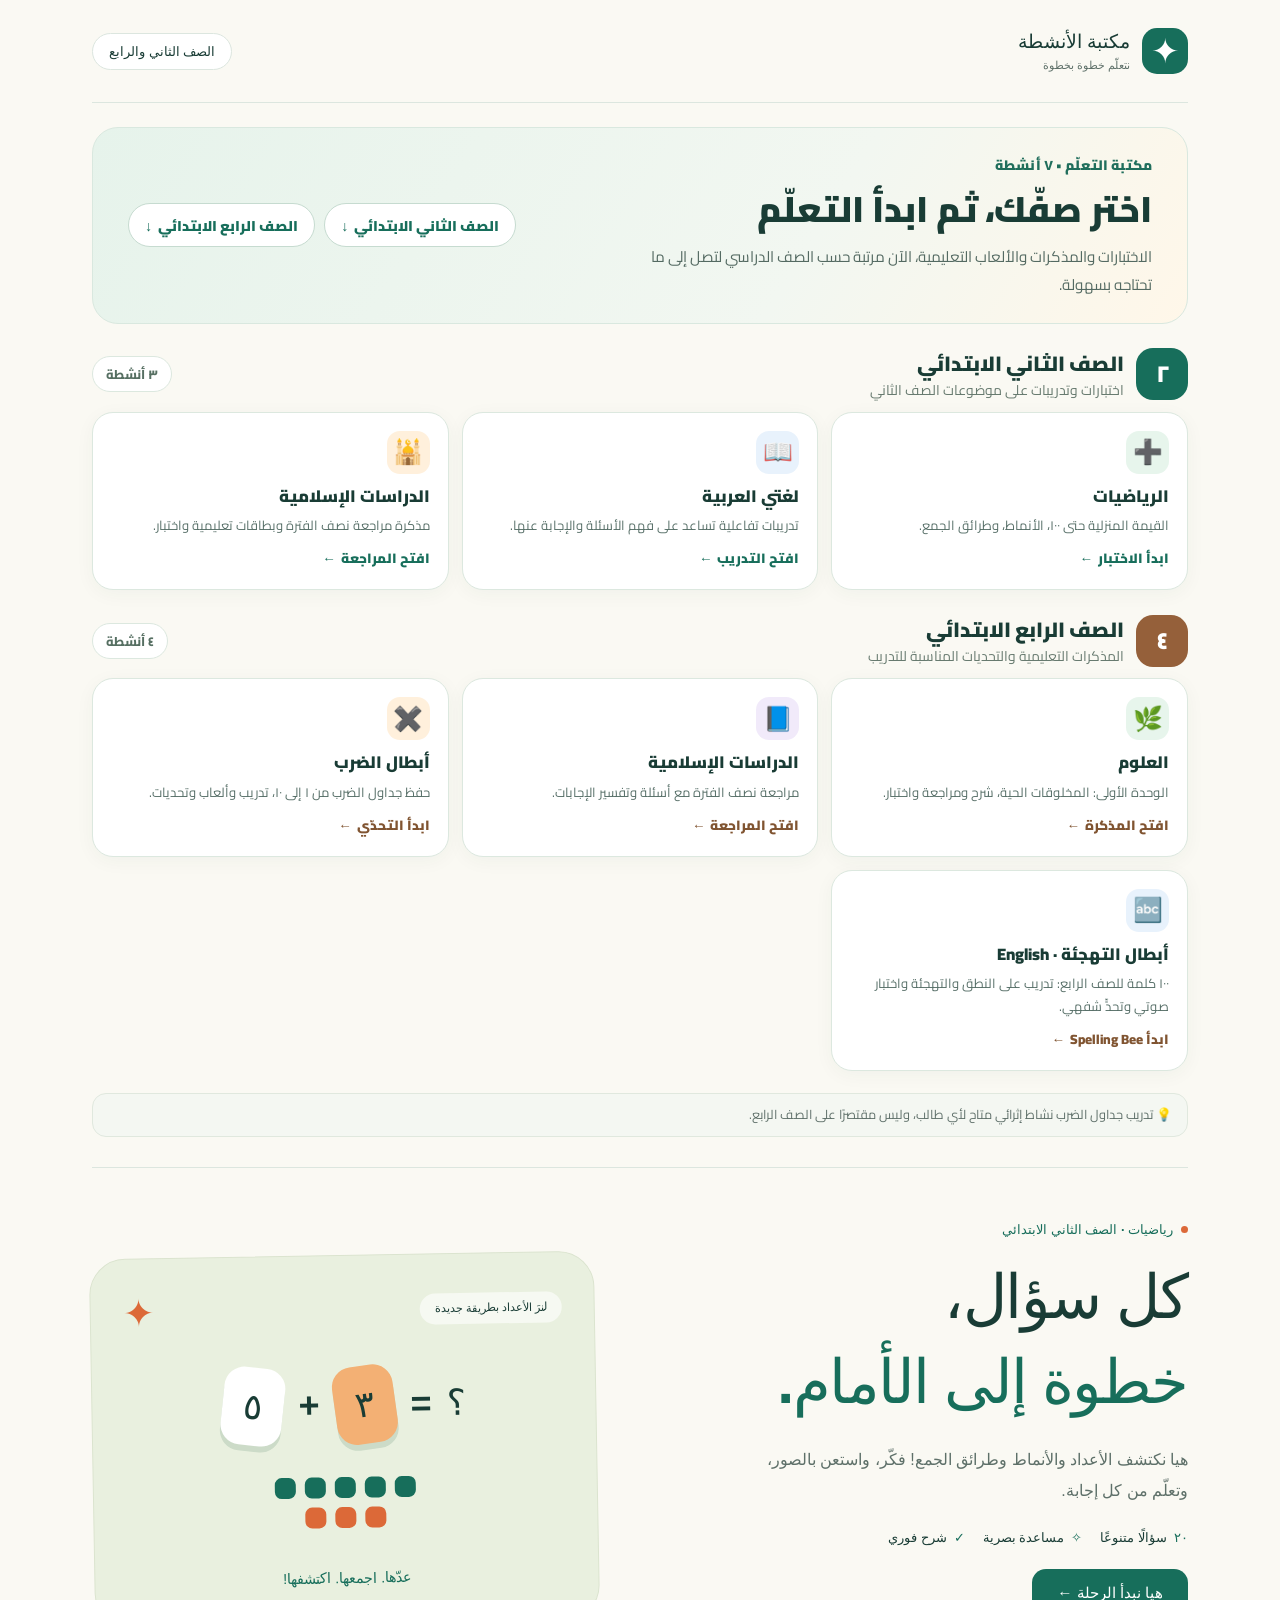
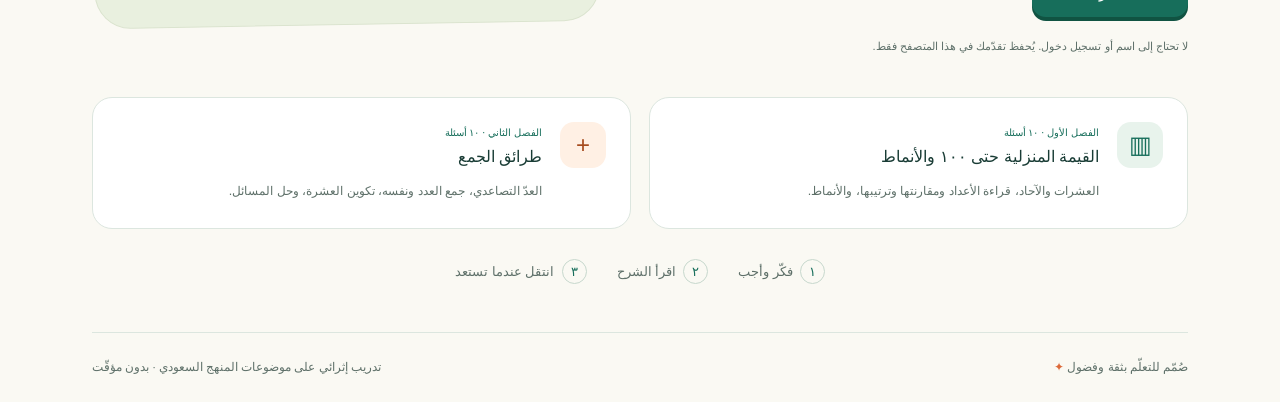
<file: index.html>
<!doctype html>
<html lang="ar" dir="rtl">
<head>
  <meta charset="utf-8">
  <meta name="viewport" content="width=device-width,initial-scale=1">
  <meta name="theme-color" content="#176e5b">
  <meta name="description" content="مكتبة تعليمية للصف الثاني والرابع الابتدائي: رياضيات، لغتي، الدراسات الإسلامية، العلوم، التهجئة الإنجليزية، وتحديات جداول الضرب. اختر الصف الدراسي ثم النشاط المناسب.">
  <title>مكتبة الأنشطة التعليمية | الصف الثاني والرابع</title>
  <link rel="icon" href="data:image/svg+xml,%3Csvg xmlns='http://www.w3.org/2000/svg' viewBox='0 0 64 64'%3E%3Crect width='64' height='64' rx='18' fill='%23176e5b'/%3E%3Cpath d='M16 32h32M32 16v32' stroke='white' stroke-width='7' stroke-linecap='round'/%3E%3C/svg%3E">
  <link rel="preconnect" href="https://fonts.googleapis.com">
  <link rel="preconnect" href="https://fonts.gstatic.com" crossorigin>
  <link href="https://fonts.googleapis.com/css2?family=Cairo:wght@400;500;600;700;800;900&display=swap" rel="stylesheet">
  <link rel="stylesheet" href="styles.css">
  <link rel="stylesheet" href="activities.css">
  <script defer src="questions.js"></script>
  <script defer src="app.js?v=2"></script>
</head>
<body>
  <a class="skip" href="#activities">انتقل إلى الأنشطة</a>
  <div class="page">
    <header class="site-header"><a class="brand" href="./" aria-label="مكتبة الأنشطة، الصفحة الرئيسية"><span class="brand-icon" aria-hidden="true">✦</span><span>مكتبة الأنشطة<small>نتعلّم خطوة بخطوة</small></span></a><span class="grade">الصف الثاني والرابع</span></header>
    <nav class="activity-directory" id="activities" tabindex="-1" aria-label="الأنشطة التعليمية مرتبة حسب الصف الدراسي">
  <div class="activity-intro">
    <div>
      <span class="activity-kicker">مكتبة التعلّم • ٧ أنشطة</span>
      <h1>اختر صفّك، ثم ابدأ التعلّم</h1>
      <p>الاختبارات والمذكرات والألعاب التعليمية، الآن مرتبة حسب الصف الدراسي لتصل إلى ما تحتاجه بسهولة.</p>
    </div>
    <div class="activity-jumps" aria-label="انتقل إلى الصف الدراسي">
      <a href="#grade-2">الصف الثاني الابتدائي <span aria-hidden="true">↓</span></a>
      <a href="#grade-4">الصف الرابع الابتدائي <span aria-hidden="true">↓</span></a>
    </div>
  </div>

  <section class="activity-grade" id="grade-2" aria-labelledby="grade-2-heading">
    <div class="activity-grade-heading">
      <div class="activity-grade-title">
        <span class="activity-grade-num" aria-hidden="true">٢</span>
        <div><h2 id="grade-2-heading">الصف الثاني الابتدائي</h2><p>اختبارات وتدريبات على موضوعات الصف الثاني</p></div>
      </div>
      <span class="activity-count">٣ أنشطة</span>
    </div>
    <div class="activity-cards">
      <a class="activity-card" href="#main" aria-label="افتح اختبار الرياضيات للصف الثاني، داخل الصفحة الحالية">
        <span class="activity-icon" aria-hidden="true">➕</span>
        <h3>الرياضيات</h3>
        <p>القيمة المنزلية حتى ١٠٠، الأنماط، وطرائق الجمع.</p>
        <span class="activity-open">ابدأ الاختبار <span aria-hidden="true">←</span></span>
      </a>
      <a class="activity-card" href="./arabic/">
        <span class="activity-icon blue" aria-hidden="true">📖</span>
        <h3>لغتي العربية</h3>
        <p>تدريبات تفاعلية تساعد على فهم الأسئلة والإجابة عنها.</p>
        <span class="activity-open">افتح التدريب <span aria-hidden="true">←</span></span>
      </a>
      <a class="activity-card" href="./islamic-grade2/">
        <span class="activity-icon amber" aria-hidden="true">🕌</span>
        <h3>الدراسات الإسلامية</h3>
        <p>مذكرة مراجعة نصف الفترة وبطاقات تعليمية واختبار.</p>
        <span class="activity-open">افتح المراجعة <span aria-hidden="true">←</span></span>
      </a>
    </div>
  </section>

  <section class="activity-grade activity-grade-four" id="grade-4" aria-labelledby="grade-4-heading">
    <div class="activity-grade-heading">
      <div class="activity-grade-title">
        <span class="activity-grade-num" aria-hidden="true">٤</span>
        <div><h2 id="grade-4-heading">الصف الرابع الابتدائي</h2><p>المذكرات التعليمية والتحديات المناسبة للتدريب</p></div>
      </div>
      <span class="activity-count">٤ أنشطة</span>
    </div>
    <div class="activity-cards">
      <a class="activity-card" href="./science-grade4/">
        <span class="activity-icon" aria-hidden="true">🌿</span>
        <h3>العلوم</h3>
        <p>الوحدة الأولى: المخلوقات الحية، شرح ومراجعة واختبار.</p>
        <span class="activity-open">افتح المذكرة <span aria-hidden="true">←</span></span>
      </a>
      <a class="activity-card" href="./islamic-grade4/">
        <span class="activity-icon lilac" aria-hidden="true">📘</span>
        <h3>الدراسات الإسلامية</h3>
        <p>مراجعة نصف الفترة مع أسئلة وتفسير الإجابات.</p>
        <span class="activity-open">افتح المراجعة <span aria-hidden="true">←</span></span>
      </a>
      <a class="activity-card" href="./multiplication/">
        <span class="activity-icon amber" aria-hidden="true">✖️</span>
        <h3>أبطال الضرب</h3>
        <p>حفظ جداول الضرب من ١ إلى ١٠، تدريب وألعاب وتحديات.</p>
        <span class="activity-open">ابدأ التحدّي <span aria-hidden="true">←</span></span>
      </a>
      <a class="activity-card" href="./spelling-bee-grade4/">
        <span class="activity-icon blue" aria-hidden="true">🔤</span>
        <h3>أبطال التهجئة · English</h3>
        <p>١٠٠ كلمة للصف الرابع: تدريب على النطق والتهجئة واختبار صوتي وتحدٍّ شفهي.</p>
        <span class="activity-open">ابدأ Spelling Bee <span aria-hidden="true">←</span></span>
      </a>
    </div>
  </section>
  <p class="activity-directory-note">💡 تدريب جداول الضرب نشاط إثرائي متاح لأي طالب، وليس مقتصرًا على الصف الرابع.</p>
</nav>
<div class="activity-quiz-divider" aria-hidden="true"></div>
    <main id="main" tabindex="-1"></main>
    <footer class="site-footer"><span>صُمّم للتعلّم بثقة وفضول <span aria-hidden="true">✦</span></span><span>تدريب إثرائي على موضوعات المنهج السعودي · بدون مؤقّت</span></footer>
  </div>
  <noscript><p class="no-script">يلزم تفعيل JavaScript لتشغيل الاختبار وتصحيح الإجابات.</p></noscript>
</body>
</html>
</file>
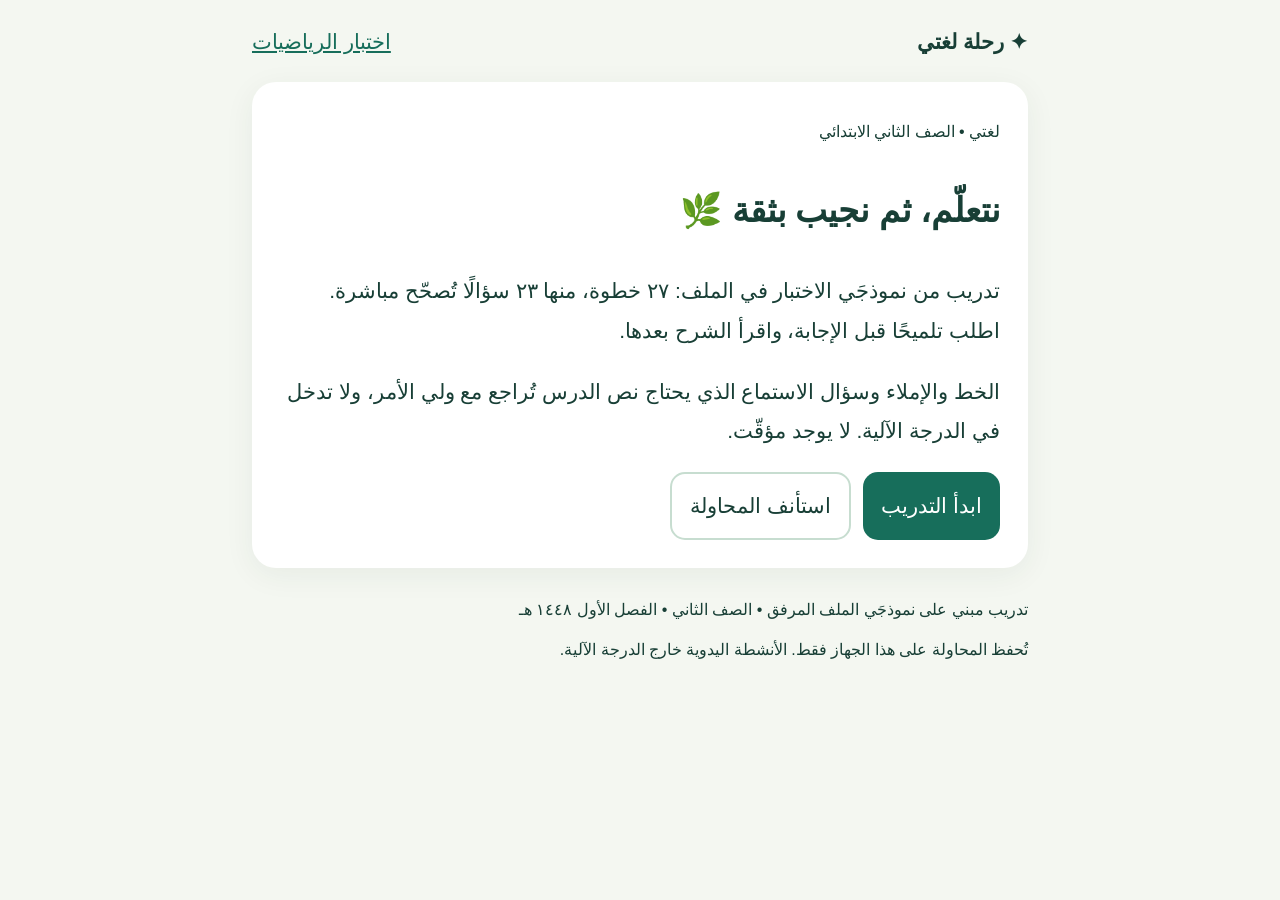
<file: arabic/index.html>
<!doctype html><html lang="ar" dir="rtl"><meta charset="utf-8"><meta name="viewport" content="width=device-width,initial-scale=1"><title>رحلة لغتي | الصف الثاني</title><style>
*{box-sizing:border-box}body{margin:0;background:#f4f7f1;color:#183f36;font:21px/1.9 Tahoma,Arial,sans-serif}main{max-width:820px;margin:auto;padding:22px}header{display:flex;justify-content:space-between;align-items:center;gap:15px}a{color:#176e5b}article{background:white;border-radius:24px;padding:28px;margin:20px 0;box-shadow:0 7px 30px #183f3610}h1{font-size:34px}h2{font-size:27px}button,input,textarea{font:inherit}button{border:2px solid #c7ddd0;background:white;border-radius:15px;padding:12px 18px;cursor:pointer;color:#183f36;min-height:52px}button:hover{background:#edf6ed}button:focus-visible,input:focus-visible{outline:3px solid #b97615}button:disabled{cursor:default;opacity:.7}.primary{background:#176e5b;color:white;border:0}.options{display:grid;gap:12px}.selected{border-color:#176e5b;background:#e6f3e7}input{width:100%;border:2px solid #c7ddd0;border-radius:12px;padding:12px}.feedback{padding:18px;border-radius:15px;background:#edf6ed;margin-top:16px}.wrong{background:#fff1e1}.hint{background:#fff7d9;padding:16px;border-radius:14px}progress{width:100%;accent-color:#176e5b}small{font-size:16px}.passage{background:#f4f7f1;border-right:4px solid #176e5b;padding:18px}nav{display:flex;gap:12px;flex-wrap:wrap;margin-top:18px}.correct{color:#176e5b}@media(max-width:500px){main{padding:12px}article{padding:20px}h1{font-size:29px}}@media print{button,header,progress{display:none}article{box-shadow:none}}
</style><main><header><strong>✦ رحلة لغتي</strong><a href="../">اختبار الرياضيات</a></header><div id="app"></div><footer><small>تدريب مبني على نموذجَي الملف المرفق • الصف الثاني • الفصل الأول ١٤٤٨ هـ<br>تُحفظ المحاولة على هذا الجهاز فقط. الأنشطة اليدوية خارج الدرجة الآلية.</small></footer></main><script>
const questions=[{"section":"خريطة الكلمات","prompt":"ما مرادف «تَفَقَّدَ»؟","answers":["تفحص","تفحّص","اطمأن على"],"hint":"المرادف كلمة لها معنى قريب.","explanation":"تفقّد الشيء: تفحّصه واطمأن على حاله.","options":["تفحّص","أهمل","ابتعد"],"form":1},{"section":"خريطة الكلمات","prompt":"ما ضد «تَفَقَّدَ»؟","answers":["أهمل"],"hint":"الضد يحمل المعنى المعاكس.","explanation":"التفقّد عناية، والإهمال ترك العناية.","options":["أهمل","تفحّص","راقب"],"form":1},{"section":"خريطة الكلمات","prompt":"ما مرادف «مَذْعُور»؟","answers":["خائف"],"hint":"تخيّل شخصًا رأى دخان حريق.","explanation":"مذعور تعني خائفًا بشدة.","options":["خائف","سعيد","هادئ"],"form":1},{"section":"خريطة الكلمات","prompt":"ما ضد «مَذْعُور»؟","answers":["مطمئن","آمن"],"hint":"ابحث عن الشعور المعاكس للخوف.","explanation":"المطمئن يشعر بالأمان.","options":["مطمئن","خائف","مفزوع"],"form":1},{"section":"الاستماع","prompt":"لماذا دعا عمار صديقه خالدًا؟","answers":["ليلعب معه بقطاره الجديد"],"hint":"استمع إلى نص الدرس مع ولي الأمر قبل الإجابة.","explanation":"هذا سؤال استماع في الورقة. الإجابة المرجّحة من سياق درس عمار وقطاره هي اللعب بالقطار الجديد؛ يلزم تأكيدها من نص الدرس.","options":["ليلعب معه بقطاره الجديد","ليدرس معه درس الرياضيات"],"manual":true,"form":1},{"section":"الاستماع","prompt":"بمن اتصل فواز؟","answers":["اتصل بالدفاع المدني"],"hint":"راجع فقرة فواز والدخان في النموذج الثاني.","explanation":"تطلب الأم من فواز إبلاغ الدفاع المدني.","options":["اتصل بالدفاع المدني","اتصل بالإسعاف"],"form":1},{"section":"ترتيب الكلمات","prompt":"رتّب: فوازًا / رأى / حزينًا / المعلم","answers":["رأى المعلم فوازا حزينا"],"hint":"ابدأ بالفعل، ثم من قام به، ثم من رآه وحاله.","explanation":"رأى المعلم فوازًا حزينًا.","form":1},{"section":"إكمال الجمل","prompt":"صحب المعلم التلاميذ إلى …","answers":["المكتبة"],"hint":"مكان نجد فيه الكتب.","explanation":"المكتبة هي المكان المناسب لقراءة الكتب.","options":["المكتبة","الحديقة","السوق"],"form":1},{"section":"إكمال الجمل","prompt":"شاهد الجار سيارات …","answers":["الإطفاء"],"hint":"سيارات تساعد في إخماد الحريق.","explanation":"سيارات الإطفاء تُستخدم لإخماد الحرائق.","options":["الإسعاف","الإطفاء","الأجرة"],"form":1},{"section":"ترتيب القصة","prompt":"رتّب: واعتذر إلى خالد / وراحا يلعبان معًا / ندم عمار على تسرعه","answers":["ندم عمار على تسرعه واعتذر إلى خالد وراحا يلعبان معا"],"hint":"الشعور بالندم يسبق الاعتذار، ثم يعود الصديقان للعب.","explanation":"ندم عمار على تسرعه، واعتذر إلى خالد، وراحا يلعبان معًا.","form":1},{"section":"الخط","prompt":"انسخ على ورقة: شكر الجار فوازًا على حسن تصرفه","answers":[],"hint":"انتبه للنقاط والمسافات بين الكلمات، واكتب على السطر.","explanation":"يقارن ولي الأمر الكتابة بالجملة، ويتحقق من وضوح الحروف والنقاط.","manual":true,"form":1},{"section":"الإملاء","prompt":"إملاء النموذج الأول","answers":[],"hint":"اطلب من ولي الأمر إملاء النص الذي يحدده المعلم.","explanation":"الورقة لا تتضمن نص الإملاء؛ لا توجد إجابة آلية أو نص بديل مخترع.","manual":true,"form":1},{"section":"القراءة والظواهر اللغوية","prompt":"استخرج كلمة بها «ال» القمرية","answers":["الأمر","المدني"],"hint":"في اللام القمرية ننطق اللام.","explanation":"«الأمر» و«المدني»: ننطق لام «ال» لأن الهمزة والميم حرفان قمريان.","passage":true,"form":2},{"section":"القراءة والظواهر اللغوية","prompt":"استخرج كلمة بها «ال» الشمسية","answers":["الدفاع"],"hint":"في اللام الشمسية لا ننطق اللام ويُشدّد الحرف التالي.","explanation":"«الدفاع»: الدال حرف شمسي.","passage":true,"form":2},{"section":"القراءة والظواهر اللغوية","prompt":"استخرج كلمة تنتهي بتاء مفتوحة","answers":["قالت"],"hint":"ابحث عن فعل ينتهي بحرف ت.","explanation":"«قالت» تنتهي بحرف ت، وليس ة.","passage":true,"form":2},{"section":"القراءة والظواهر اللغوية","prompt":"استخرج كلمة بها حرف مشدد","answers":["أمي","الأم","أمه","الدفاع"],"hint":"الشدة تعني أن الحرف يُنطق مضاعفًا.","explanation":"مثل «أُمِّي»: الميم مشددة.","passage":true,"form":2},{"section":"القراءة والظواهر اللغوية","prompt":"استخرج كلمة بها تنوين فتح","answers":["دخانا","كثيفا","مذعورا"],"hint":"تنوين الفتح علامته فتحتان.","explanation":"دخانًا، كثيفًا، مذعورًا: كلمات بها تنوين فتح.","passage":true,"form":2},{"section":"القراءة والظواهر اللغوية","prompt":"استخرج كلمة بها مد بالألف","answers":["شاهد","فواز","دخانا","جارهم","مذعورا","قالت","هيا","هاتف"],"hint":"ابحث عن ألف مد قبلها فتحة.","explanation":"مثل «شاهد»: الشين مفتوحة وبعدها ألف مد.","passage":true,"form":2},{"section":"ترتيب الكلمات","prompt":"رتّب: فوازًا / الجار / على / شكر / تصرفه / حسن","answers":["شكر الجار فوازا على حسن تصرفه"],"hint":"ابدأ بـ«شكر»، ثم من شكر، ثم من تلقى الشكر.","explanation":"شكر الجار فوازًا على حسن تصرفه.","form":2},{"section":"تحليل الكلمات","prompt":"حلّل «يمسك» إلى حروف، وافصل بينها بمسافة","answers":["ي م س ك"],"hint":"اكتب الحروف بالترتيب من أول الكلمة إلى آخرها.","explanation":"ي / م / س / ك","form":2},{"section":"تحليل الكلمات","prompt":"حلّل «يلعب» إلى حروف، وافصل بينها بمسافة","answers":["ي ل ع ب"],"hint":"اكتب الحروف بالترتيب من أول الكلمة إلى آخرها.","explanation":"ي / ل / ع / ب","form":2},{"section":"المفردات","prompt":"كلمة «عمار» نوعها؟","answers":["اسم"],"hint":"هل تدل على شخص أم على عمل؟","explanation":"عمار اسم شخص.","options":["اسم","فعل"],"form":2},{"section":"المفردات","prompt":"ما ضد «الجديد»؟","answers":["القديم"],"hint":"ابحث عن المعنى المعاكس.","explanation":"القديم ضد الجديد، والحديث قريب من معناه.","options":["الحديث","القديم"],"form":2},{"section":"المفردات","prompt":"ما معنى «القضبان»؟","answers":["مسار القطار"],"hint":"فكر فيما تسير عليه عجلات القطار.","explanation":"القضبان هي السكة التي يسير عليها القطار.","options":["محطة القطار","مسار القطار"],"form":2},{"section":"المفردات","prompt":"ما جمع «لعبة»؟","answers":["ألعاب"],"hint":"الجمع يدل على أكثر من اثنين.","explanation":"ألعاب جمع، ولعبتان مثنى.","options":["ألعاب","لعبتان"],"form":2},{"section":"المفردات","prompt":"ما مفرد «قصص»؟","answers":["قصة"],"hint":"المفرد يدل على واحدة.","explanation":"قصة مفرد، وقصتان مثنى.","options":["قصة","قصتان"],"form":2},{"section":"الإملاء","prompt":"إملاء النموذج الثاني","answers":[],"hint":"يُملي ولي الأمر النص المقرر، ثم يراجع الكتابة.","explanation":"نص الإملاء غير موجود في الملف؛ هذا نشاط بإشراف ولي الأمر.","manual":true,"form":2}],passage="شاهد فواز دخانًا كثيفًا يتصاعد من منزل جارهم، فأسرع مذعورًا ليخبر أمه بالأمر. قالت الأم: هيا يا فواز، أبلغ الدفاع المدني. فواز: أمي، لا أعرف رقم هاتف الدفاع المدني.";
const app=document.getElementById('app'),key='lughaty-pdf-v1';let index=0,records=[],selected='',hint=false;
const norm=s=>s.normalize('NFKC').replace(/[\u064B-\u065F\u0670\u0640]/g,'').replace(/[أإآ]/g,'ا').replace(/[،.,؛!?؟/]/g,' ').replace(/\s+/g,' ').trim();
function save(){try{localStorage.setItem(key,JSON.stringify({index,records}))}catch{}}
function welcome(){app.innerHTML='<article><small>لغتي • الصف الثاني الابتدائي</small><h1>نتعلّم، ثم نجيب بثقة 🌿</h1><p>تدريب من نموذجَي الاختبار في الملف: ٢٧ خطوة، منها ٢٣ سؤالًا تُصحّح مباشرة. اطلب تلميحًا قبل الإجابة، واقرأ الشرح بعدها.</p><p>الخط والإملاء وسؤال الاستماع الذي يحتاج نص الدرس تُراجع مع ولي الأمر، ولا تدخل في الدرجة الآلية. لا يوجد مؤقّت.</p><nav><button class="primary" id="start">ابدأ التدريب</button><button id="resume">استأنف المحاولة</button></nav></article>';document.getElementById('start').onclick=()=>{index=0;records=[];save();render()};document.getElementById('resume').onclick=()=>{try{let s=JSON.parse(localStorage.getItem(key));if(s){index=s.index;records=s.records}}catch{}render()}}
function render(){selected='';hint=false;if(index>=questions.length)return results();const q=questions[index],r=records[index];app.innerHTML='<article><small>النموذج '+q.form+' • '+q.section+' • الخطوة '+(index+1)+' من '+questions.length+'</small><progress value="'+index+'" max="'+questions.length+'"></progress><h2>'+q.prompt+'</h2>'+(q.passage?'<p class="passage">'+passage+'</p>':'')+(q.manual?'<p>نشاط بإشراف ولي الأمر — خارج الدرجة الآلية.</p>':q.options?'<div class="options">'+q.options.map((o,i)=>'<button class="option" data-i="'+i+'">'+o+'</button>').join('')+'</div>':'<label for="answer">اكتب الإجابة:</label><input id="answer" autocomplete="off">')+'<nav><button id="hint">💡 ساعدني</button>'+(q.manual?'<button id="check" class="primary">اعرض إرشادات المراجعة</button>':'<button id="check" class="primary">تحقّق من إجابتي</button>')+'</nav><div id="help"></div><div id="feedback" aria-live="polite"></div></article>';
document.querySelectorAll('.option').forEach(b=>b.onclick=()=>{selected=q.options[Number(b.dataset.i)];document.querySelectorAll('.option').forEach(x=>x.classList.remove('selected'));b.classList.add('selected')});
document.getElementById('hint').onclick=()=>{document.getElementById('help').innerHTML='<p class="hint">'+q.hint+'</p>'};
document.getElementById('check').onclick=()=>{let value=q.manual?'':q.options?selected:document.getElementById('answer').value;if(!q.manual&&!value.trim()){document.getElementById('feedback').textContent='اختر أو اكتب إجابتك أولًا.';return}let ok=q.manual?null:q.answers.some(a=>norm(a)===norm(value));records[index]={value,ok};save();showFeedback(q,records[index])};if(r)showFeedback(q,r);window.scrollTo(0,0)}
function showFeedback(q,r){document.getElementById('check').disabled=true;document.querySelectorAll('.option,input').forEach(x=>x.disabled=true);document.getElementById('feedback').innerHTML='<div class="feedback '+(r.ok===false?'wrong':'')+'"><strong>'+(q.manual?'إرشادات المراجعة':r.ok?'أحسنت! إجابة صحيحة ✓':'لنتعلّم من الإجابة 🌱')+'</strong>'+(!q.manual&&r.ok===false?'<p>الإجابة: '+q.answers[0]+'</p>':'')+'<p>'+q.explanation+'</p></div><nav><button id="next" class="primary">'+(index===questions.length-1?'اعرض النتيجة':'السؤال التالي')+'</button></nav>';document.getElementById('next').onclick=()=>{index++;save();render()}}
function results(){let graded=records.filter(r=>r.ok!==null),correct=graded.filter(r=>r.ok).length;app.innerHTML='<article><h1>أكملت رحلة لغتي! ⭐</h1><h2>'+correct+' / '+graded.length+'</h2><p>هذه نتيجة الأسئلة المصحّحة آليًا فقط. راجع الأنشطة اليدوية مع ولي الأمر.</p><nav><button id="again" class="primary">تدريب جديد</button><button id="print">اطبع النتيجة</button></nav></article>'+questions.map((q,i)=>'<article><small>'+q.section+'</small><h2>'+q.prompt+'</h2><p>'+(q.manual?'مراجعة مع ولي الأمر':records[i]?.ok?'✓ صحيحة':'الإجابة الصحيحة: '+q.answers[0])+'</p><p>'+q.explanation+'</p></article>').join('');document.getElementById('again').onclick=welcome;document.getElementById('print').onclick=()=>window.print();window.scrollTo(0,0)}
welcome();
</script></html>
</file>
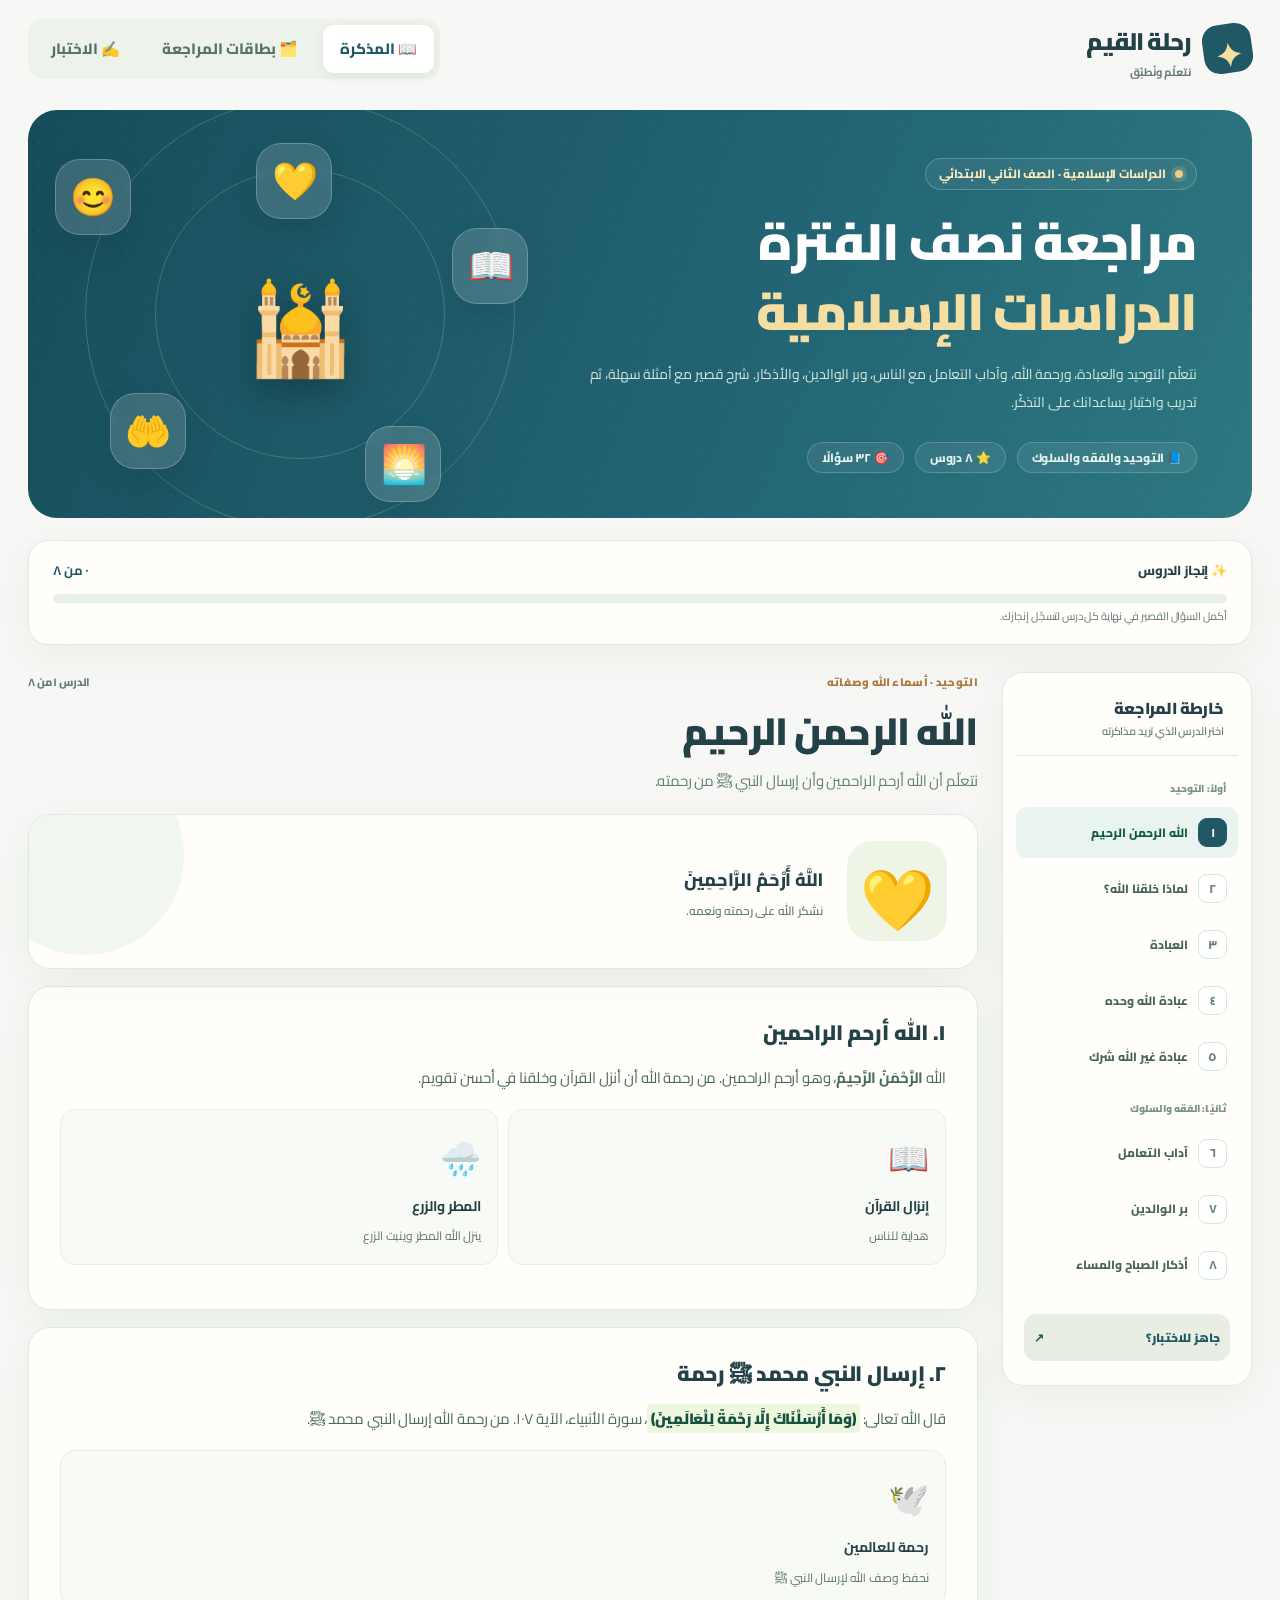
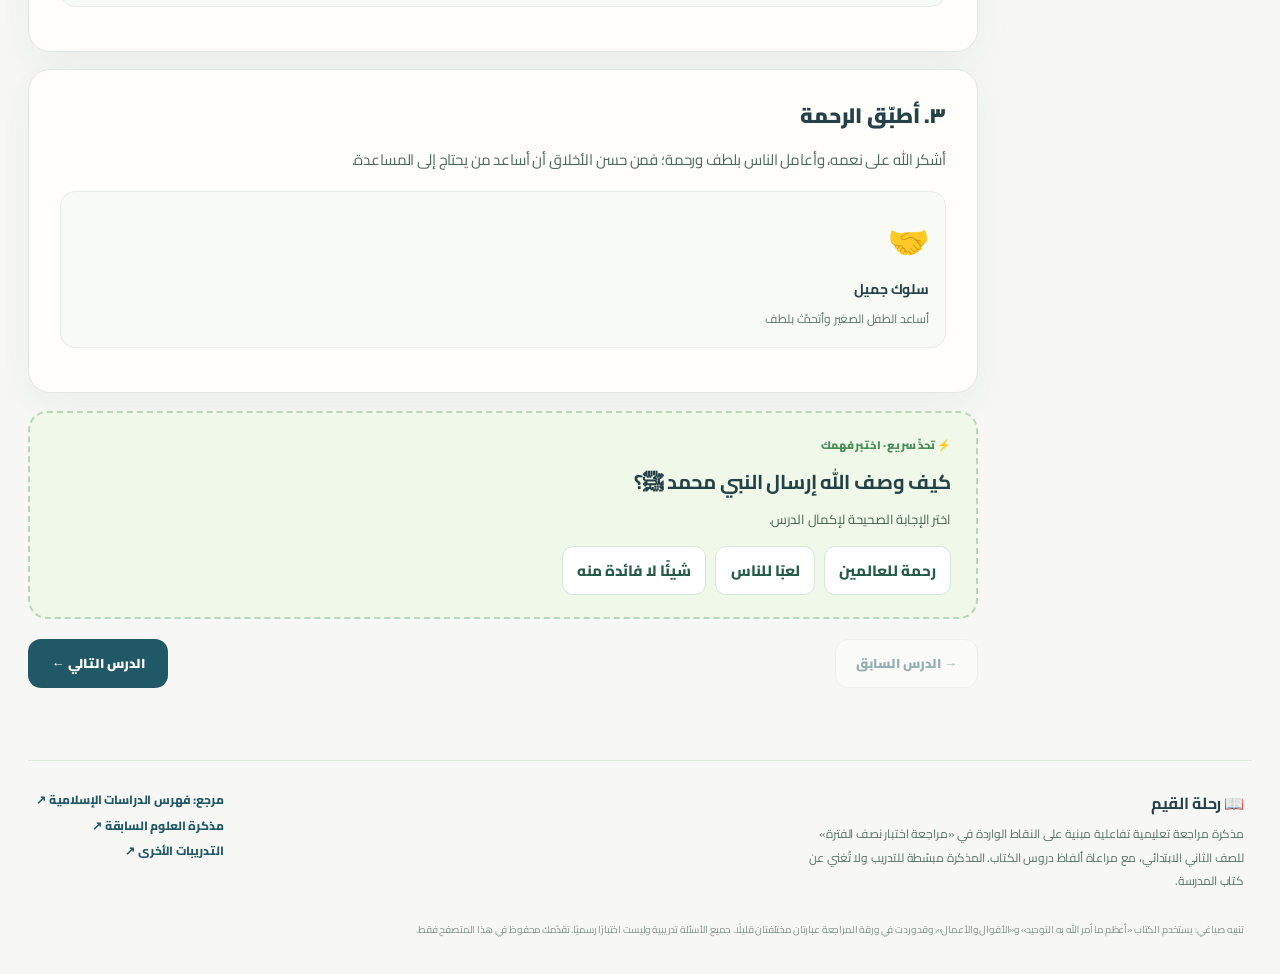
<file: islamic-grade2/index.html>
<!doctype html>
<html lang="ar" dir="rtl">
<head>
<meta charset="utf-8">
<meta name="viewport" content="width=device-width, initial-scale=1">
<meta name="theme-color" content="#215865">
<meta name="description" content="مذكرة تفاعلية للدراسات الإسلامية للصف الثاني الابتدائي، مراجعة نصف الفترة: ٨ دروس، ٢٤ بطاقة مراجعة، واختبار ٣٢ سؤالًا مع التصحيح والتفسير الفوري.">
<title>رحلة القيم | الدراسات الإسلامية – ثاني ابتدائي</title>
<link rel="icon" href="data:image/svg+xml,%3Csvg xmlns='http://www.w3.org/2000/svg' viewBox='0 0 64 64'%3E%3Crect width='64' height='64' rx='18' fill='%23215865'/%3E%3Ctext x='32' y='44' text-anchor='middle' font-size='39'%3E%F0%9F%93%96%3C/text%3E%3C/svg%3E">
<link rel="stylesheet" href="./styles.css">
<script defer src="./app.js"></script>
</head>
<body>
<a class="skip-link" href="#main">تخطَّ إلى المحتوى</a>
<div class="app-shell">
<header class="topbar">
  <a class="brand" href="./" aria-label="رحلة القيم، العودة إلى البداية">
    <span class="brand-mark" aria-hidden="true">✦</span>
    <span>رحلة القيم <small>نتعلّم ونُطبّق</small></span>
  </a>
  <nav class="main-tabs" aria-label="أقسام الموقع">
    <button class="tab is-active" type="button" data-view="learn" aria-current="page">📖 المذكرة</button>
    <button class="tab" type="button" data-view="cards">🗂️ بطاقات المراجعة</button>
    <button class="tab" type="button" data-view="quiz">✍️ الاختبار</button>
  </nav>
</header>
<main id="main">
<section class="hero" aria-labelledby="hero-title">
  <div class="hero-copy">
    <span class="eyebrow"><span class="pulse-dot"></span> الدراسات الإسلامية · الصف الثاني الابتدائي</span>
    <h1 id="hero-title">مراجعة نصف الفترة<br><em>الدراسات الإسلامية</em></h1>
    <p>نتعلّم التوحيد والعبادة، ورحمة الله، وآداب التعامل مع الناس، وبر الوالدين، والأذكار. شرح قصير مع أمثلة سهلة، ثم تدريب واختبار يساعدانك على التذكّر.</p>
    <div class="hero-meta"><span>📘 التوحيد والفقه والسلوك</span><span>⭐ ٨ دروس</span><span>🎯 ٣٢ سؤالًا</span></div>
  </div>
  <div class="hero-art" aria-hidden="true">
    <div class="orbit orbit-one"></div><div class="orbit orbit-two"></div>
    <span class="planet planet-leaf">💛</span><span class="planet planet-dna">📖</span>
    <span class="planet planet-butterfly">🌅</span><span class="planet planet-fish">🤲</span>
    <span class="planet planet-frog">😊</span>
    <span class="center-orbit">🕌</span>
  </div>
</section>
<div class="progress-strip" aria-label="تقدم المذاكرة">
  <div class="progress-label"><span>✨ إنجاز الدروس</span><strong id="done-label">٠ من ٨</strong></div>
  <div class="progress-track"><span class="progress-fill" id="study-progress"></span></div>
  <p class="progress-hint">أكمل السؤال القصير في نهاية كل درس لتسجّل إنجازك.</p>
</div>
<section class="study-layout" id="view-learn" aria-label="المذكرة التعليمية">
  <aside class="study-sidebar">
    <div class="sidebar-head"><span>خارطة المراجعة</span><small>اختر الدرس الذي تريد مذاكرته</small></div>
    <div id="lesson-nav" class="lesson-nav"></div>
    <button class="sidebar-quiz" type="button" data-view="quiz">جاهز للاختبار؟ <span>↗</span></button>
  </aside>
  <div class="study-main">
    <div id="lesson-content" aria-live="polite"></div>
    <div class="lesson-pagination">
      <button type="button" id="previous-lesson" class="button ghost">→ الدرس السابق</button>
      <button type="button" id="next-lesson" class="button primary">الدرس التالي ←</button>
    </div>
  </div>
</section>
<section id="view-cards" class="standalone" hidden aria-label="بطاقات المراجعة">
  <div class="section-heading"><span class="chapter-kicker">أراجع وأتذكر</span><h2>بطاقات المراجعة</h2><p>اقرأ السؤال، حاول أن تجيب بنفسك، ثم اضغط البطاقة لتكشف الإجابة.</p></div>
  <div class="flash-grid" id="flash-grid"></div>
</section>
<section id="view-quiz" class="standalone" hidden aria-label="الاختبار التفاعلي">
  <div id="quiz-content"></div>
</section>
</main>
<footer class="footer">
  <div>
    <strong>📖 رحلة القيم</strong>
    <p>مذكرة مراجعة تعليمية تفاعلية مبنية على النقاط الواردة في «مراجعة اختبار نصف الفترة» للصف الثاني الابتدائي، مع مراعاة ألفاظ دروس الكتاب. المذكرة مبسّطة للتدريب ولا تُغني عن كتاب المدرسة.</p>
  </div>
  <div class="footer-links">
    <a href="https://sahl.io/sa/book/715/" target="_blank" rel="noopener noreferrer">مرجع: فهرس الدراسات الإسلامية ↗</a>
    <a href="../science-grade4/" target="_blank" rel="noopener noreferrer">مذكرة العلوم السابقة ↗</a>
    <a href="../" target="_blank" rel="noopener noreferrer">التدريبات الأخرى ↗</a>
  </div>
  <small>تنبيه صياغي: يستخدم الكتاب «أعظم ما أمر الله به التوحيد» و«الأقوال والأعمال»، وقد وردت في ورقة المراجعة عبارتان مختلفتان قليلًا. جميع الأسئلة تدريبية وليست اختبارًا رسميًا. تقدّمك محفوظ في هذا المتصفح فقط.</small>
</footer>
</div>
<noscript><div class="nojs">يرجى تفعيل JavaScript لعرض المذكرة التفاعلية والاختبار.</div></noscript>
</body>
</html>
</file>
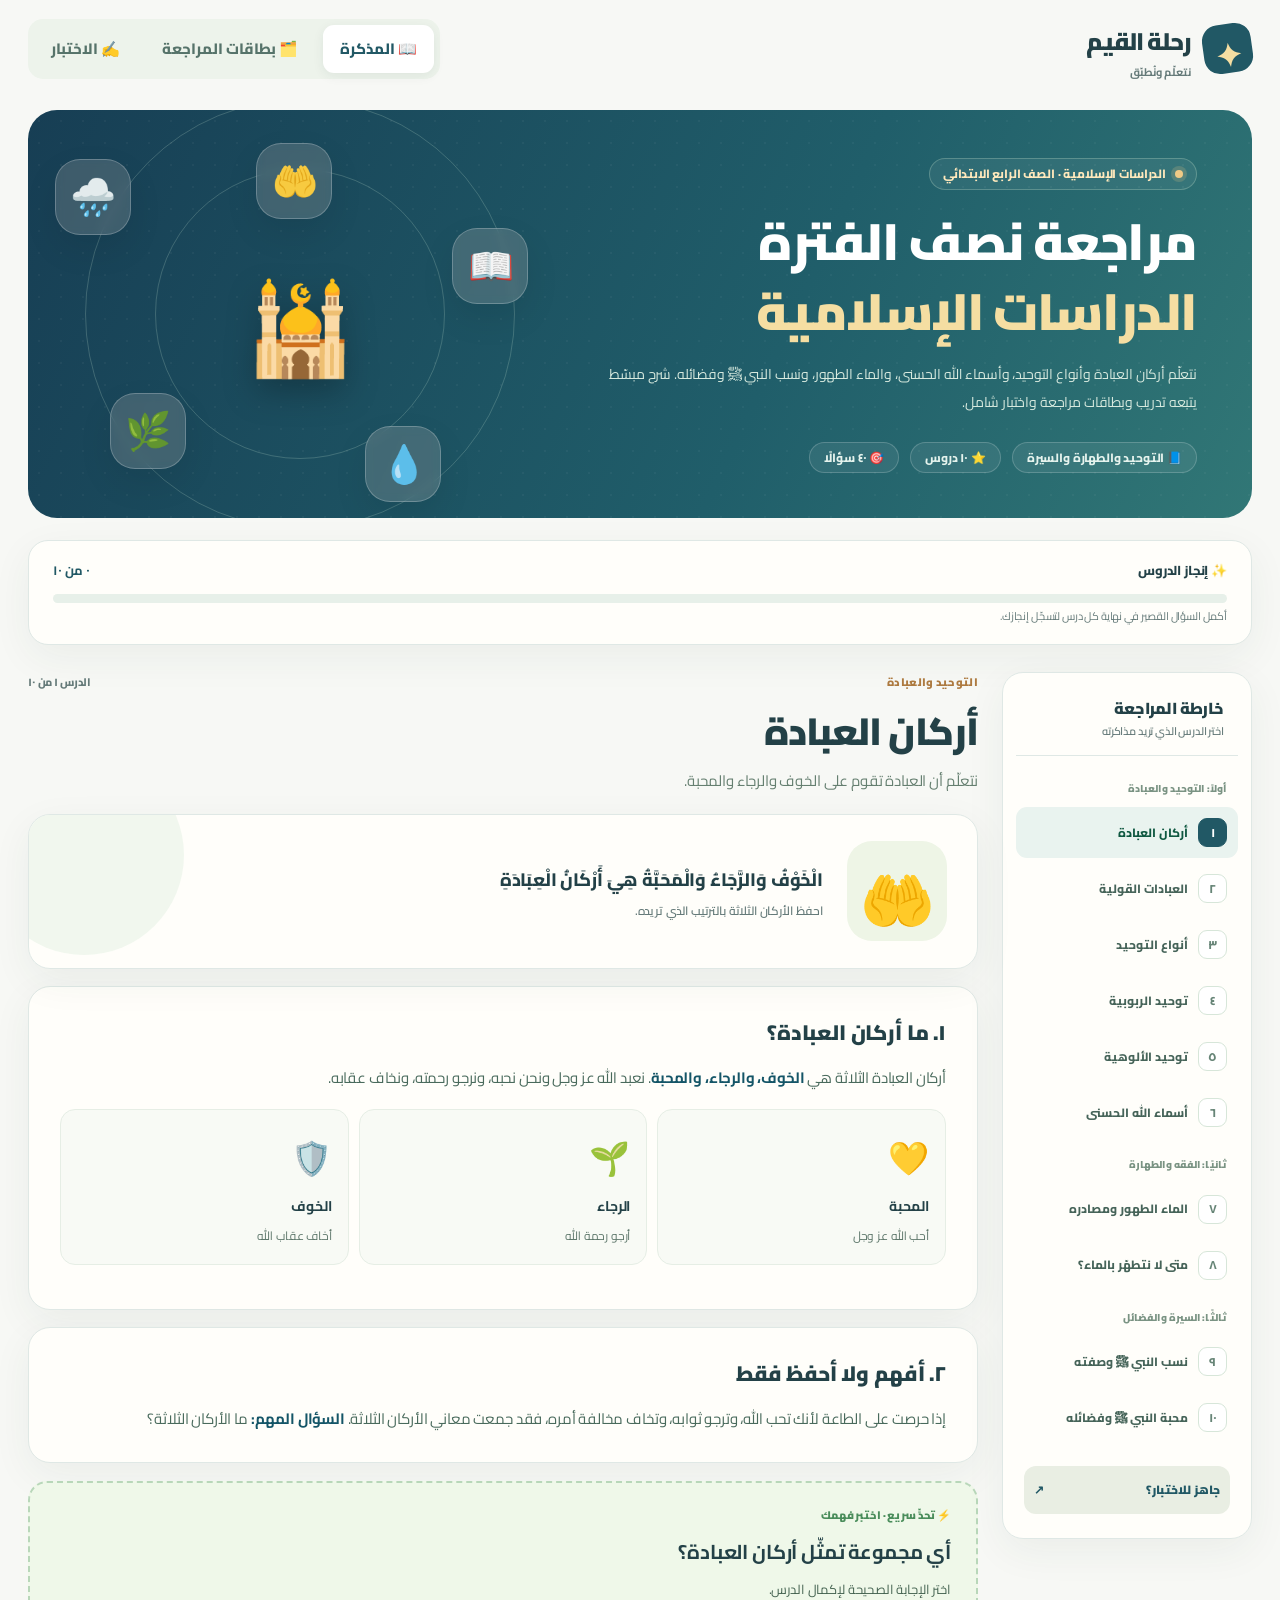
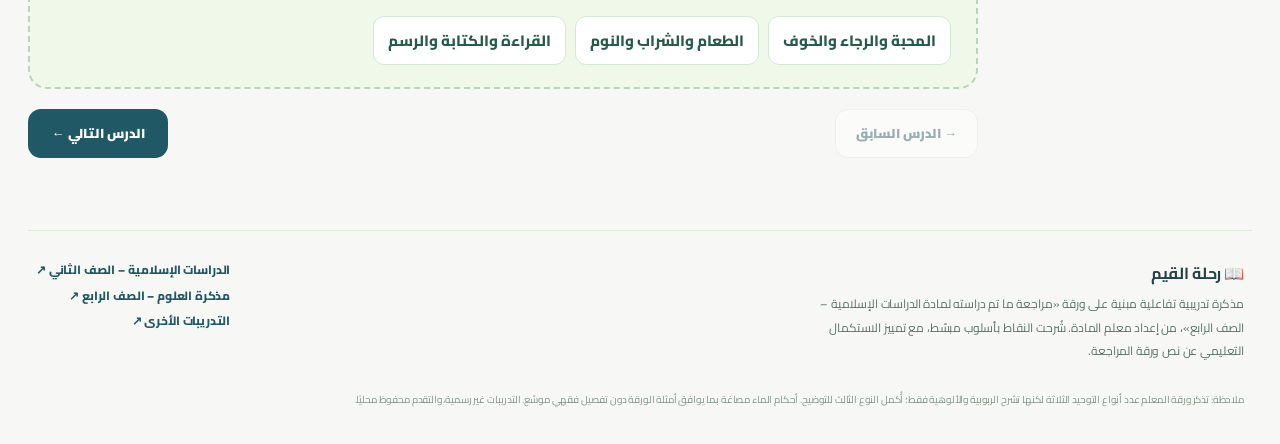
<file: islamic-grade4/index.html>
<!doctype html>
<html lang="ar" dir="rtl">
<head>
<meta charset="utf-8">
<meta name="viewport" content="width=device-width, initial-scale=1">
<meta name="theme-color" content="#215865">
<meta name="description" content="مذكرة تفاعلية للدراسات الإسلامية للصف الثاني الابتدائي، مراجعة نصف الفترة: ١٠ دروس، ٣٠ بطاقة مراجعة، واختبار ٤٠ سؤالًا مع التصحيح والتفسير الفوري.">
<title>رحلة القيم | الدراسات الإسلامية – رابع ابتدائي</title>
<link rel="icon" href="data:image/svg+xml,%3Csvg xmlns='http://www.w3.org/2000/svg' viewBox='0 0 64 64'%3E%3Crect width='64' height='64' rx='18' fill='%23215865'/%3E%3Ctext x='32' y='44' text-anchor='middle' font-size='39'%3E%F0%9F%93%96%3C/text%3E%3C/svg%3E">
<link rel="stylesheet" href="./styles.css">
<script defer src="./app.js"></script>
</head>
<body>
<a class="skip-link" href="#main">تخطَّ إلى المحتوى</a>
<div class="app-shell">
<header class="topbar">
  <a class="brand" href="./" aria-label="رحلة القيم، العودة إلى البداية">
    <span class="brand-mark" aria-hidden="true">✦</span>
    <span>رحلة القيم <small>نتعلّم ونُطبّق</small></span>
  </a>
  <nav class="main-tabs" aria-label="أقسام الموقع">
    <button class="tab is-active" type="button" data-view="learn" aria-current="page">📖 المذكرة</button>
    <button class="tab" type="button" data-view="cards">🗂️ بطاقات المراجعة</button>
    <button class="tab" type="button" data-view="quiz">✍️ الاختبار</button>
  </nav>
</header>
<main id="main">
<section class="hero" aria-labelledby="hero-title">
  <div class="hero-copy">
    <span class="eyebrow"><span class="pulse-dot"></span> الدراسات الإسلامية · الصف الرابع الابتدائي</span>
    <h1 id="hero-title">مراجعة نصف الفترة<br><em>الدراسات الإسلامية</em></h1>
    <p>نتعلّم أركان العبادة وأنواع التوحيد، وأسماء الله الحسنى، والماء الطهور، ونسب النبي ﷺ وفضائله. شرح مبسّط يتبعه تدريب وبطاقات مراجعة واختبار شامل.</p>
    <div class="hero-meta"><span>📘 التوحيد والطهارة والسيرة</span><span>⭐ ١٠ دروس</span><span>🎯 ٤٠ سؤالًا</span></div>
  </div>
  <div class="hero-art" aria-hidden="true">
    <div class="orbit orbit-one"></div><div class="orbit orbit-two"></div>
    <span class="planet planet-leaf">🤲</span><span class="planet planet-dna">📖</span>
    <span class="planet planet-butterfly">💧</span><span class="planet planet-fish">🌿</span>
    <span class="planet planet-frog">🌧️</span>
    <span class="center-orbit">🕌</span>
  </div>
</section>
<div class="progress-strip" aria-label="تقدم المذاكرة">
  <div class="progress-label"><span>✨ إنجاز الدروس</span><strong id="done-label">٠ من ١٠</strong></div>
  <div class="progress-track"><span class="progress-fill" id="study-progress"></span></div>
  <p class="progress-hint">أكمل السؤال القصير في نهاية كل درس لتسجّل إنجازك.</p>
</div>
<section class="study-layout" id="view-learn" aria-label="المذكرة التعليمية">
  <aside class="study-sidebar">
    <div class="sidebar-head"><span>خارطة المراجعة</span><small>اختر الدرس الذي تريد مذاكرته</small></div>
    <div id="lesson-nav" class="lesson-nav"></div>
    <button class="sidebar-quiz" type="button" data-view="quiz">جاهز للاختبار؟ <span>↗</span></button>
  </aside>
  <div class="study-main">
    <div id="lesson-content" aria-live="polite"></div>
    <div class="lesson-pagination">
      <button type="button" id="previous-lesson" class="button ghost">→ الدرس السابق</button>
      <button type="button" id="next-lesson" class="button primary">الدرس التالي ←</button>
    </div>
  </div>
</section>
<section id="view-cards" class="standalone" hidden aria-label="بطاقات المراجعة">
  <div class="section-heading"><span class="chapter-kicker">أراجع وأتذكر</span><h2>بطاقات المراجعة</h2><p>اقرأ السؤال، حاول أن تجيب بنفسك، ثم اضغط البطاقة لتكشف الإجابة.</p></div>
  <div class="flash-grid" id="flash-grid"></div>
</section>
<section id="view-quiz" class="standalone" hidden aria-label="الاختبار التفاعلي">
  <div id="quiz-content"></div>
</section>
</main>
<footer class="footer">
  <div>
    <strong>📖 رحلة القيم</strong>
    <p>مذكرة تدريبية تفاعلية مبنية على ورقة «مراجعة ما تم دراسته لمادة الدراسات الإسلامية – الصف الرابع»، من إعداد معلم المادة. شُرحت النقاط بأسلوب مبسّط، مع تمييز الاستكمال التعليمي عن نص ورقة المراجعة.</p>
  </div>
  <div class="footer-links">
    <a href="../islamic-grade2/">الدراسات الإسلامية – الصف الثاني ↗</a>
    <a href="../science-grade4/" target="_blank" rel="noopener noreferrer">مذكرة العلوم – الصف الرابع ↗</a>
    <a href="../" target="_blank" rel="noopener noreferrer">التدريبات الأخرى ↗</a>
  </div>
  <small>ملاحظة: تذكر ورقة المعلم عدد أنواع التوحيد الثلاثة لكنها تشرح الربوبية والألوهية فقط؛ أُكمل النوع الثالث للتوضيح. أحكام الماء مصاغة بما يوافق أمثلة الورقة دون تفصيل فقهي موسّع. التدريبات غير رسمية، والتقدم محفوظ محليًا.</small>
</footer>
</div>
<noscript><div class="nojs">يرجى تفعيل JavaScript لعرض المذكرة التفاعلية والاختبار.</div></noscript>
</body>
</html>
</file>
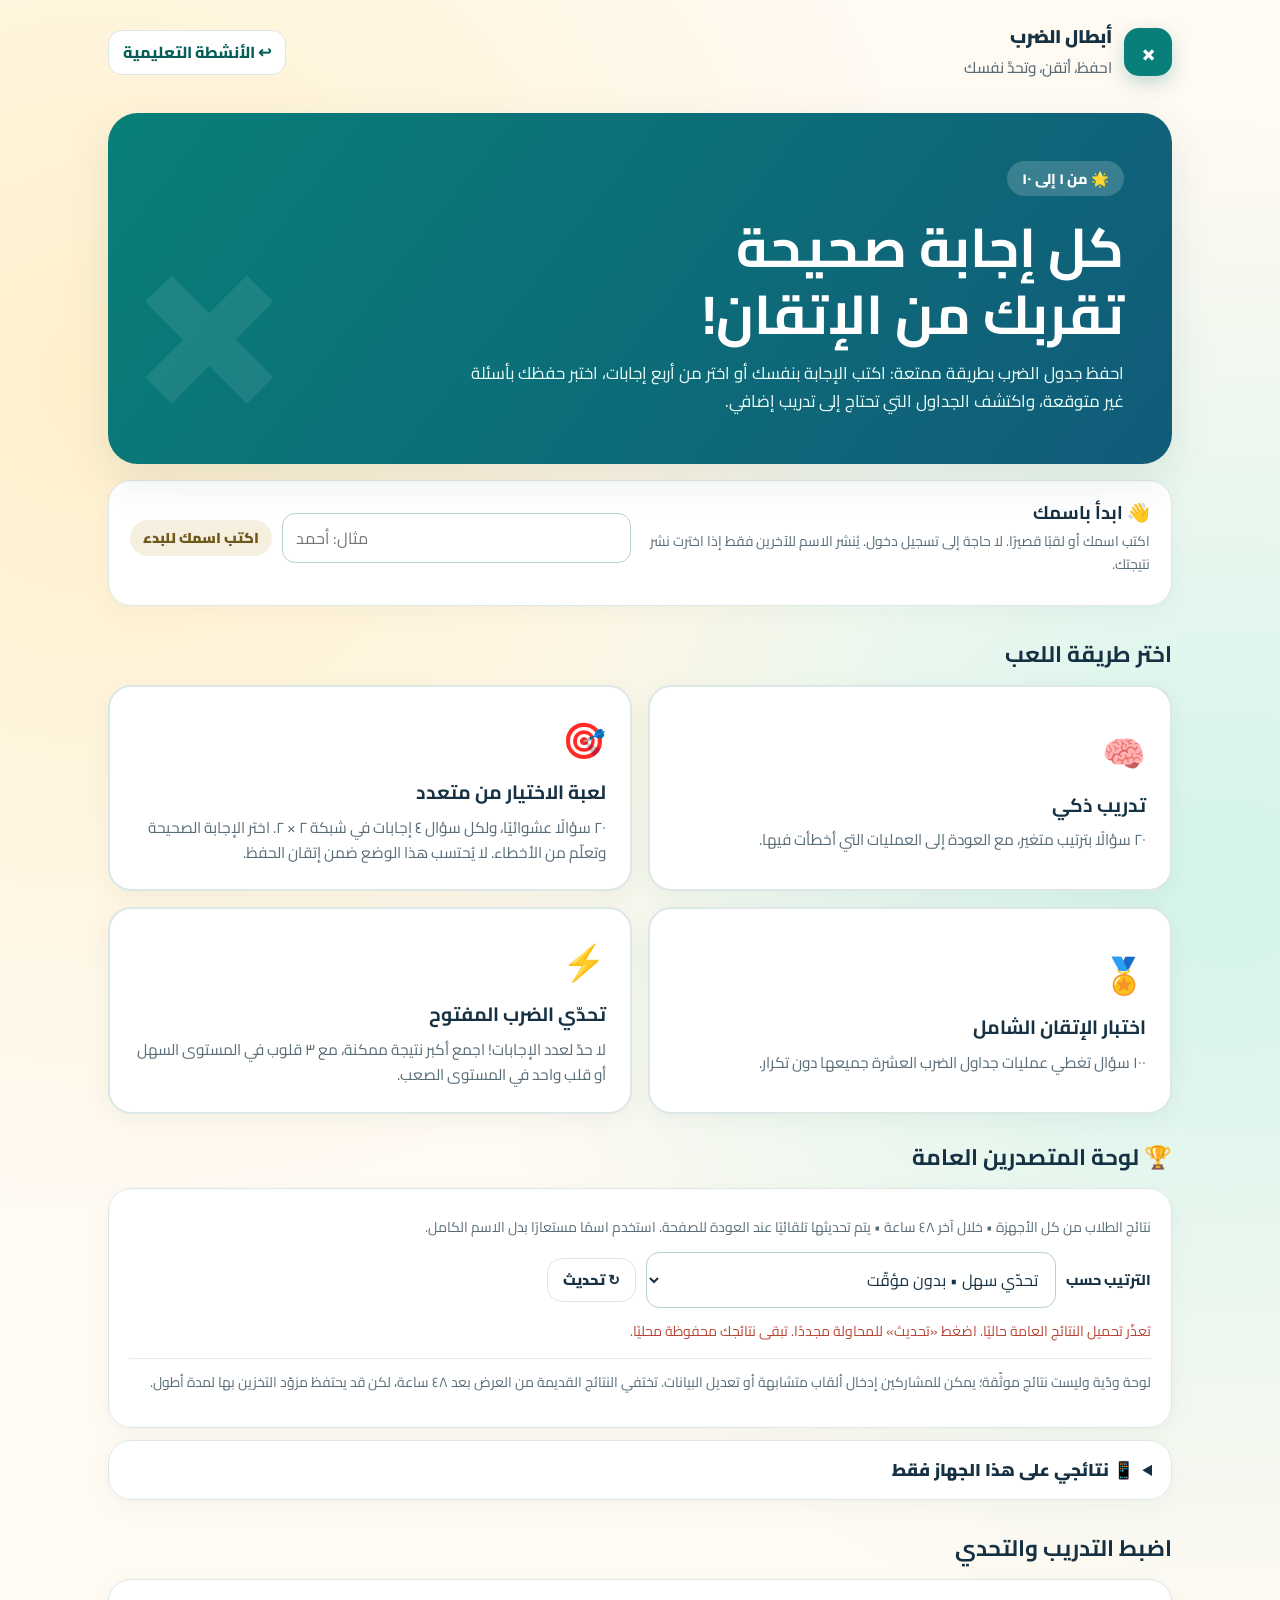
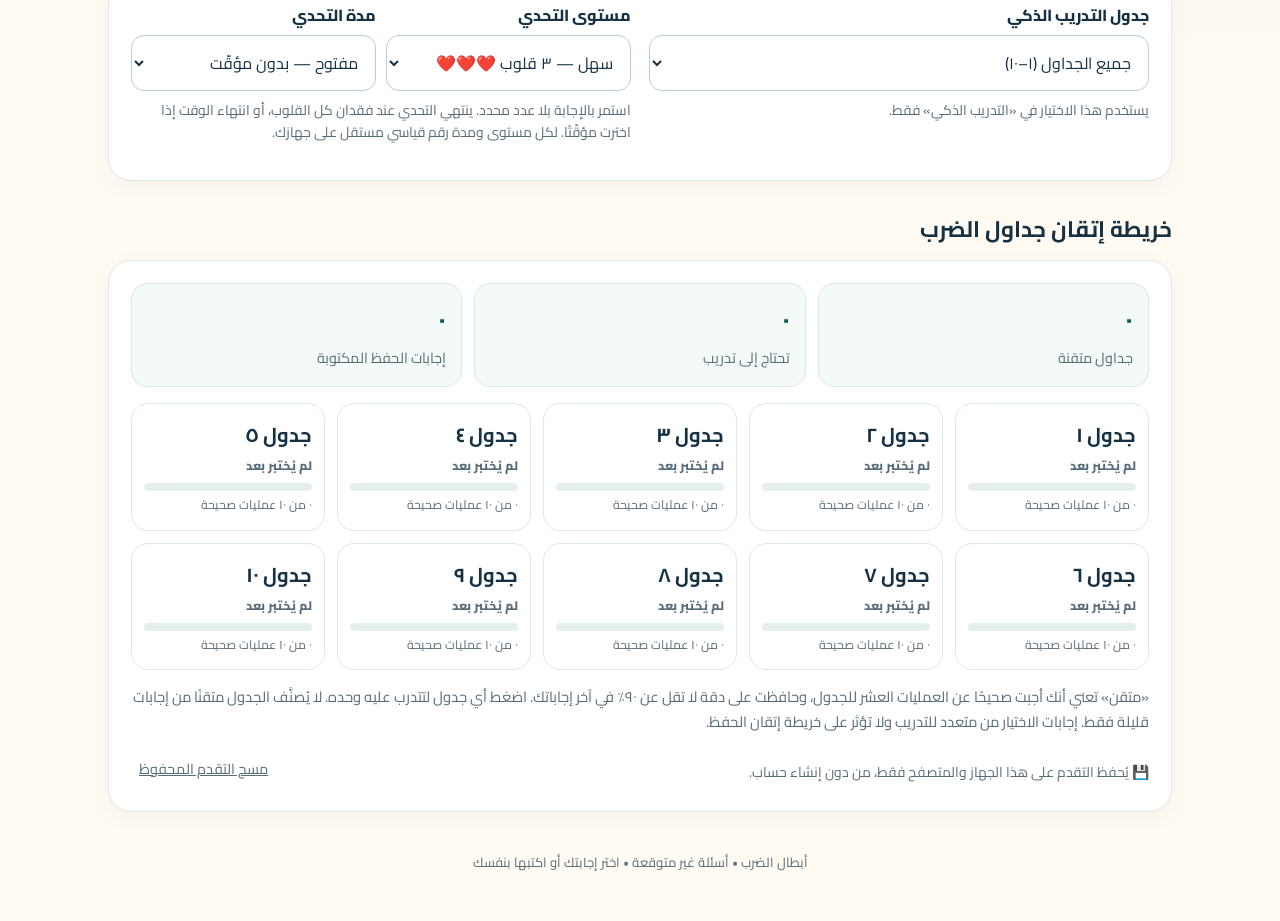
<file: multiplication/index.html>
<!doctype html>
<html lang="ar" dir="rtl">
<head>
<meta charset="utf-8">
<meta name="viewport" content="width=device-width,initial-scale=1">
<meta name="theme-color" content="#087f78">
<meta name="description" content="رحلة إتقان جدول الضرب من ١ إلى ١٠: إجابات مكتوبة، أسئلة عشوائية، تقييم إتقان كل جدول، تدريب ذكي وتحديات زمنية.">
<title>أبطال الضرب | حفظ جدول الضرب ١–١٠</title>
<link rel="preconnect" href="https://fonts.googleapis.com">
<link rel="preconnect" href="https://fonts.gstatic.com" crossorigin>
<link href="https://fonts.googleapis.com/css2?family=Cairo:wght@400..1000&display=swap" rel="stylesheet">
<style>
:root{--ink:#153143;--muted:#586c78;--sea:#087f78;--sea-dark:#075e59;--orange:#f6a448;--cream:#fffaf2;--line:#dbe8e5;--white:#fff;--good:#178364;--bad:#b74636;--shadow:0 16px 44px rgba(25,65,75,.10)}
*{box-sizing:border-box}html{scroll-behavior:smooth}body{margin:0;background:radial-gradient(circle at 8% 15%,#fff0cb,transparent 34%),radial-gradient(circle at 96% 35%,#d3f4eb,transparent 37%),var(--cream);color:var(--ink);font-family:"Cairo",Tahoma,Arial,sans-serif;line-height:1.65}
button,input,select{font:inherit}button{cursor:pointer}button:disabled{cursor:not-allowed;opacity:.6}a{color:var(--sea-dark)}[hidden]{display:none!important}
.shell{max-width:1100px;margin:auto;padding:22px 18px 48px}.top{display:flex;align-items:center;justify-content:space-between;gap:16px;margin-bottom:30px}.brand{display:flex;align-items:center;gap:12px;font-size:1.15rem;font-weight:900;text-decoration:none;color:var(--ink)}.brand-mark{display:grid;place-items:center;width:48px;height:48px;border-radius:15px;background:var(--sea);color:#fff;font-size:1.5rem;box-shadow:0 7px 18px #087f7840}.back{border:1px solid var(--line);background:#fff;padding:8px 14px;border-radius:14px;text-decoration:none;font-weight:800}
.hero{background:linear-gradient(128deg,#087f78,#115b79);color:white;border-radius:30px;padding:clamp(26px,5vw,48px);box-shadow:var(--shadow);position:relative;overflow:hidden}.hero:after{content:"×";position:absolute;left:26px;bottom:-70px;color:#ffffff15;font-size:17rem;font-weight:900;pointer-events:none}.eyebrow{display:inline-flex;gap:8px;align-items:center;background:#ffffff2d;padding:6px 15px;border-radius:100px;font-size:.9rem;font-weight:800}.hero h1{font-size:clamp(2rem,5vw,3.4rem);line-height:1.23;margin:18px 0 12px}.hero p{max-width:660px;margin:0;font-size:1.05rem;color:#ecfffa}.section-title{margin:30px 0 12px;font-size:1.4rem}.mode-grid{display:grid;grid-template-columns:repeat(2,minmax(0,1fr));gap:16px}.mode{background:#fff;border:2px solid var(--line);border-radius:23px;padding:24px;text-align:right;box-shadow:0 6px 25px rgba(24,55,64,.05);transition:transform .15s,border-color .15s;min-height:180px;color:var(--ink)}.mode:hover,.mode:focus-visible{transform:translateY(-3px);border-color:var(--sea)}.mode:focus-visible,.btn:focus-visible,.table-tile:focus-visible{outline:3px solid #eaaa32;outline-offset:3px}.mode-emoji{display:block;font-size:2.2rem}.mode strong{font-size:1.2rem;display:block;margin-top:8px}.mode small{font-size:.96rem;display:block;color:var(--muted);margin-top:6px}.panel{background:#fff;border:1px solid var(--line);border-radius:23px;padding:22px;box-shadow:0 6px 25px rgba(24,55,64,.04)}.settings{display:grid;grid-template-columns:1fr 1fr;gap:18px}.settings label{display:block;font-weight:800;margin-bottom:6px}.select{width:100%;border:1.5px solid #b7d1cb;border-radius:13px;background:#fff;padding:11px 13px;color:var(--ink)}.settings-note{color:var(--muted);font-size:.87rem;margin-top:8px}.rows{display:grid;grid-template-columns:repeat(3,minmax(0,1fr));gap:12px}.stat{background:#f3faf7;border:1px solid #d6e9e3;border-radius:16px;padding:15px}.stat b{display:block;font-size:1.7rem;color:var(--sea-dark)}.stat span{font-size:.9rem;color:var(--muted)}.tables{display:grid;grid-template-columns:repeat(5,minmax(0,1fr));gap:12px;margin-top:16px}.table-tile{background:#fff;border:1.5px solid var(--line);border-radius:17px;text-align:right;padding:14px 12px;color:var(--ink)}.table-tile:hover{border-color:var(--sea)}.table-tile b{display:block;font-size:1.25rem}.table-tile small{display:block;font-weight:800;font-size:.78rem;margin-top:5px}.table-tile p{margin:3px 0 0;color:var(--muted);font-size:.77rem}.track{height:8px;border-radius:999px;background:#e5efeb;overflow:hidden;margin:7px 0 4px}.fill{height:100%;background:var(--sea);border-radius:999px}.mastered{color:var(--good)}.needs{color:var(--bad)}.learning{color:#85630a}.unseen{color:var(--muted)}
.hint{color:var(--muted);font-size:.92rem;margin:15px 0}.controls{display:flex;align-items:center;justify-content:space-between;gap:15px;flex-wrap:wrap}.btn{border:0;background:var(--sea);color:#fff;border-radius:15px;padding:13px 22px;font-weight:900;box-shadow:0 6px 16px #087f782a}.btn:hover{background:var(--sea-dark)}.btn.secondary{background:#e9f4f0;color:var(--sea-dark);box-shadow:none}.btn.ghost{background:#fff;color:var(--ink);border:1px solid var(--line);box-shadow:none}.btn.small{padding:9px 15px;font-size:.9rem}.quiet{background:none;border:0;color:var(--muted);text-decoration:underline;padding:8px;font-size:.9rem}
.game{max-width:780px;margin:0 auto}.game-head{display:flex;justify-content:space-between;align-items:center;gap:16px;flex-wrap:wrap;margin-bottom:14px}.chip{display:inline-block;background:#dff5ed;color:var(--sea-dark);border-radius:40px;padding:6px 13px;font-size:.9rem;font-weight:900}.counter{font-weight:850;color:var(--muted)}.timer{background:#fff0d0;border:2px solid #f5c46d;color:#6d4100;padding:8px 18px;border-radius:15px;font-size:1.4rem;font-weight:950;font-variant-numeric:tabular-nums}.timer.danger{background:#ffdfd9;border-color:#ef9f8d;color:#aa2f23}.bar{width:100%;height:12px;border-radius:999px;background:#e8efed;margin:18px 0 24px;overflow:hidden}.bar>div{background:linear-gradient(90deg,#10a38c,#e9af50);height:100%;transition:width .15s}.question-card{background:#fff;border:2px solid #d0e4dd;border-radius:30px;padding:clamp(24px,6vw,55px);box-shadow:var(--shadow);text-align:center}.question-label{font-weight:900;color:var(--sea-dark)}.question{font-size:clamp(3.6rem,11vw,6.3rem);font-weight:950;line-height:1.5;letter-spacing:.02em;direction:ltr;font-variant-numeric:tabular-nums;margin:6px auto 17px}.answer-row{display:flex;justify-content:center;align-items:center;gap:12px;flex-wrap:wrap}.answer{font-size:2.5rem;font-weight:950;text-align:center;width:min(100%,220px);height:80px;border:3px solid #a7cbc1;background:#f8fffc;border-radius:21px;color:var(--ink);direction:ltr}.answer:focus{border-color:var(--sea);outline:3px solid #cef0dc}.answer::placeholder{color:#9caea8}.submit{height:80px;font-size:1.2rem}.feedback{min-height:35px;font-size:1.05rem;font-weight:900;margin:15px 0 0}.feedback.ok{color:var(--good)}.feedback.no{color:var(--bad)}.feedback.info{color:var(--sea-dark)}.game-foot{margin-top:18px;display:flex;align-items:center;justify-content:space-between;gap:12px}.game-tip{color:var(--muted);font-size:.88rem}
.challenge-meta{display:flex;align-items:center;justify-content:space-between;gap:12px;flex-wrap:wrap;margin:2px 0 6px;padding:6px 10px;background:#fff;border:1px solid var(--line);border-radius:14px}.hearts{direction:ltr;font-size:1.4rem;letter-spacing:.1em;white-space:nowrap}.best-score{font-size:.88rem;color:var(--sea-dark);font-weight:850}
.results{max-width:780px;margin:0 auto}.result-hero{text-align:center}.trophy{font-size:3.8rem}.result-hero h2{font-size:2rem;margin:4px 0}.result-hero p{color:var(--muted);margin:0 0 18px}.result-grid{display:grid;grid-template-columns:repeat(3,minmax(0,1fr));gap:12px}.result-grid .stat{text-align:center}.result-grid .stat b{font-size:2rem}.mistakes{margin-top:20px}.mistakes ul{display:grid;grid-template-columns:repeat(2,minmax(0,1fr));gap:7px 25px;padding:0;list-style:none}.mistakes li{background:#fff6ef;padding:9px 14px;border-radius:11px;font-weight:700}.actions{display:flex;gap:12px;flex-wrap:wrap;margin-top:20px}.sr-only{position:absolute;width:1px;height:1px;margin:-1px;overflow:hidden;clip:rect(0,0,0,0);white-space:nowrap}.footer{text-align:center;font-size:.82rem;color:var(--muted);margin-top:40px}
@media(max-width:780px){.mode-grid{grid-template-columns:1fr}.mode{min-height:unset;padding:18px}.settings{grid-template-columns:1fr}.tables{grid-template-columns:repeat(2,minmax(0,1fr))}.hero:after{font-size:12rem}.hero{padding:24px}.back{font-size:.8rem}.shell{padding:16px 13px 40px}.stat{padding:12px}.result-grid .stat b{font-size:1.45rem}}
@media(max-width:410px){.rows{gap:6px}.stat b{font-size:1.3rem}.stat span{font-size:.76rem}.question{font-size:3.5rem}.answer{height:68px;width:160px}.submit{height:68px;padding:10px 17px}.mistakes ul{grid-template-columns:1fr}.table-tile{padding:12px 9px}}
.keypad{display:grid;grid-template-columns:repeat(3,minmax(0,1fr));direction:ltr;width:min(100%,276px);gap:7px;margin:13px auto 0}
.keypad .key{display:flex;align-items:center;justify-content:center;min-height:49px;border-radius:13px;border:1.5px solid #c4dfd5;background:#edf8f4;color:var(--ink);font-size:1.7rem;font-weight:900;line-height:1.1;touch-action:manipulation;-webkit-tap-highlight-color:transparent;user-select:none}
.keypad .key:active:not(:disabled){background:#b5e7d5;transform:scale(.98)}
.keypad .key:focus-visible{outline:3px solid #eaaa32;outline-offset:2px}
.keypad .key-backspace{background:#fff3e6;border-color:#f4d8b2;color:#8b4f1b}
.keypad .key-submit{background:var(--sea);border-color:var(--sea);color:#fff;font-size:2rem}
.keypad .key-submit:active:not(:disabled){background:var(--sea-dark)}
.answer[readonly]{cursor:default}
@media(max-width:780px){.top{margin-bottom:13px}.game-head{gap:7px}.bar{margin:9px 0 12px}.question-card{padding:16px 13px;border-radius:21px}.question-label{font-size:.9rem}.question{font-size:clamp(2.9rem,11vw,4.2rem);line-height:1.3;margin:2px auto 7px}.answer{width:145px;height:53px;font-size:2rem;border-width:2px;border-radius:14px}.keypad{width:min(100%,259px);gap:6px;margin-top:11px}.keypad .key{min-height:46px;font-size:1.6rem}.keypad .key-submit{font-size:1.8rem}.feedback{min-height:27px;margin:8px 0 0;font-size:.95rem}.game-foot{margin-top:8px}.game-tip{font-size:.76rem}}
@media(max-width:410px){.question{font-size:3.15rem}.answer{width:145px;height:53px}.keypad{width:min(100%,244px)}.keypad .key{min-height:45px}.game-head .counter{font-size:.84rem}}
@media(max-width:410px){.challenge-meta{padding:5px 8px;gap:5px}.hearts{font-size:1.18rem;letter-spacing:0}.best-score{font-size:.75rem}}

/* Four-choice mode: accessible two-by-two answer grid */
.choices-grid{display:grid;grid-template-columns:repeat(2,minmax(0,1fr));gap:12px;max-width:440px;margin:15px auto 3px;direction:rtl}
.choice-option{min-height:78px;display:flex;align-items:center;justify-content:center;background:#f0f9f5;color:var(--ink);border:2px solid #b8dacf;border-radius:19px;font-family:inherit;font-size:2rem;font-weight:900;line-height:1.25;touch-action:manipulation;-webkit-tap-highlight-color:transparent}
.choice-option:focus-visible{outline:3px solid #eaaa32;outline-offset:3px}
.choice-option:hover:not(:disabled){background:#ddf3e9;border-color:var(--sea)}
.choice-option:active:not(:disabled){transform:scale(.98)}
.choice-option.is-correct{background:#d9f6e6;border:3px solid #18885d;color:#0c6545}
.choice-option.is-wrong{background:#ffe6e1;border:3px solid #c45849;color:#973025}
.choice-option:disabled{opacity:1;cursor:default}
.sound-toggle{border:1px solid #d7e8e2;border-radius:12px;background:#fff;min-width:44px;min-height:44px;display:inline-flex;align-items:center;justify-content:center;font-size:1.3rem;line-height:1;box-shadow:0 2px 10px #183b4a0b}
.sound-toggle:focus-visible{outline:3px solid #eaaa32;outline-offset:3px}
@media(max-width:780px){.choices-grid{max-width:340px;gap:9px;margin-top:9px}.choice-option{min-height:66px;font-size:1.85rem;border-radius:15px}.sound-toggle{min-height:40px;min-width:40px}.game-head{gap:7px}}
@media(max-width:410px){.choices-grid{gap:8px}.choice-option{min-height:63px;font-size:1.7rem}.game-head .chip{font-size:.79rem;padding:5px 9px}}
@media(prefers-reduced-motion:reduce){*{transition:none!important;scroll-behavior:auto!important}}
</style>
<link rel="stylesheet" href="./leaderboard.css?v=4">
</head>
<body>
<div class="shell">
<header class="top"><a href="./" class="brand" aria-label="أبطال الضرب، الصفحة الرئيسية"><span class="brand-mark" aria-hidden="true">×</span><span>أبطال الضرب<br><small style="font-weight:500;color:#586c78">احفظ، أتقن، وتحدَّ نفسك</small></span></a><a href="../" class="back">↩ الأنشطة التعليمية</a></header>
<main>
<section id="home">
<div class="hero"><span class="eyebrow">🌟 من ١ إلى ١٠</span><h1>كل إجابة صحيحة<br>تقربك من الإتقان!</h1><p>احفظ جدول الضرب بطريقة ممتعة: اكتب الإجابة بنفسك أو اختر من أربع إجابات، اختبر حفظك بأسئلة غير متوقعة، واكتشف الجداول التي تحتاج إلى تدريب إضافي.</p></div>
<h2 class="section-title">اختر طريقة اللعب</h2>
<div class="mode-grid">
<button class="mode" data-mode="practice"><span class="mode-emoji" aria-hidden="true">🧠</span><strong>تدريب ذكي</strong><small>٢٠ سؤالًا بترتيب متغير، مع العودة إلى العمليات التي أخطأت فيها.</small></button>
<button class="mode" data-mode="choices"><span class="mode-emoji" aria-hidden="true">🎯</span><strong>لعبة الاختيار من متعدد</strong><small>٢٠ سؤالًا عشوائيًا، ولكل سؤال ٤ إجابات في شبكة ٢ × ٢. اختر الإجابة الصحيحة وتعلّم من الأخطاء. لا يُحتسب هذا الوضع ضمن إتقان الحفظ.</small></button>
<button class="mode" data-mode="assessment"><span class="mode-emoji" aria-hidden="true">🏅</span><strong>اختبار الإتقان الشامل</strong><small>١٠٠ سؤال تغطي عمليات جداول الضرب العشرة جميعها دون تكرار.</small></button>
<button class="mode" data-mode="challenge"><span class="mode-emoji" aria-hidden="true">⚡</span><strong>تحدّي الضرب المفتوح</strong><small>لا حدّ لعدد الإجابات! اجمع أكبر نتيجة ممكنة، مع ٣ قلوب في المستوى السهل أو قلب واحد في المستوى الصعب.</small></button>
</div>
<h2 class="section-title">اضبط التدريب والتحدي</h2>
<div class="panel settings">
<div><label for="tableSelect">جدول التدريب الذكي</label><select id="tableSelect" class="select"><option value="all">جميع الجداول (١–١٠)</option><option value="weak">الجداول والعمليات التي تحتاج إلى مراجعة</option></select><p class="settings-note">يستخدم هذا الاختيار في «التدريب الذكي» فقط.</p></div>
<div><div class="settings" style="grid-template-columns:1fr 1fr;gap:10px"><div><label for="challengeLevel">مستوى التحدي</label><select id="challengeLevel" class="select"><option value="easy">سهل — ٣ قلوب ❤️❤️❤️</option><option value="hard">صعب — قلب واحد ❤️</option></select></div><div><label for="challengeSeconds">مدة التحدي</label><select id="challengeSeconds" class="select"><option value="0">مفتوح — بدون مؤقّت</option><option value="60">٦٠ ثانية</option><option value="90">٩٠ ثانية</option><option value="120">١٢٠ ثانية</option><option value="30">٣٠ ثانية</option></select></div></div><p class="settings-note">استمر بالإجابة بلا عدد محدد. ينتهي التحدي عند فقدان كل القلوب، أو انتهاء الوقت إذا اخترت مؤقّتًا. لكل مستوى ومدة رقم قياسي مستقل على جهازك.</p></div>
</div>
<h2 class="section-title">خريطة إتقان جداول الضرب</h2>
<div class="panel">
<div class="rows"><div class="stat"><b id="masterCount">٠</b><span>جداول متقنة</span></div><div class="stat"><b id="practiceCount">٠</b><span>تحتاج إلى تدريب</span></div><div class="stat"><b id="attemptCount">٠</b><span>إجابات الحفظ المكتوبة</span></div></div>
<div id="tableGrid" class="tables" aria-label="التقدم في كل جدول"></div>
<p class="hint">«متقن» تعني أنك أجبت صحيحًا عن العمليات العشر للجدول، وحافظت على دقة لا تقل عن ٩٠٪ في آخر إجاباتك. اضغط أي جدول لتتدرب عليه وحده. لا يُصنَّف الجدول متقنًا من إجابات قليلة فقط. إجابات الاختيار من متعدد للتدريب ولا تؤثر على خريطة إتقان الحفظ.</p>
<div class="controls"><span class="settings-note">💾 يُحفظ التقدم على هذا الجهاز والمتصفح فقط، من دون إنشاء حساب.</span><button id="reset" class="quiet" type="button">مسح التقدم المحفوظ</button></div>
</div>
</section>
<section id="play" class="game" hidden>
<div class="game-head"><span id="modeLabel" class="chip">تدريب</span><span id="progressText" class="counter"></span><button id="soundToggle" class="sound-toggle" type="button" aria-pressed="true" aria-label="إيقاف صوت الإجابة الصحيحة" title="تشغيل أو إيقاف الصوت">🔊</button><span id="timer" class="timer" hidden>٦٠</span></div>
<div id="challengeMeta" class="challenge-meta" hidden><span id="hearts" class="hearts" aria-label="القلوب المتبقية" aria-live="polite">❤️❤️❤️</span><span id="challengeBest" class="best-score">أفضل نتيجة على جهازك: ٠</span></div>
<div class="bar" role="progressbar" aria-label="التقدم في النشاط" aria-valuemin="0" aria-valuemax="100" aria-valuenow="0" id="progressBar"><div id="progressFill" style="width:0%"></div></div>
<div class="question-card">
<div class="question-label">ما ناتج الضرب؟</div><div class="question" id="question" aria-live="polite">٢ × ٣ = ؟</div>
<form id="answerForm" autocomplete="off"><label class="sr-only" for="answer">اكتب ناتج الضرب</label><div class="answer-row"><input id="answer" class="answer" type="text" lang="ar" dir="ltr" inputmode="none" readonly autocomplete="off" spellcheck="false" maxlength="3" placeholder="؟" aria-describedby="feedback"></div><div class="keypad" id="keypad" role="group" aria-label="لوحة الأرقام العربية">
<button type="button" class="key" data-digit="1" aria-label="١">١</button>
<button type="button" class="key" data-digit="2" aria-label="٢">٢</button>
<button type="button" class="key" data-digit="3" aria-label="٣">٣</button>
<button type="button" class="key" data-digit="4" aria-label="٤">٤</button>
<button type="button" class="key" data-digit="5" aria-label="٥">٥</button>
<button type="button" class="key" data-digit="6" aria-label="٦">٦</button>
<button type="button" class="key" data-digit="7" aria-label="٧">٧</button>
<button type="button" class="key" data-digit="8" aria-label="٨">٨</button>
<button type="button" class="key" data-digit="9" aria-label="٩">٩</button>
<button type="button" class="key key-backspace" id="backspace" aria-label="حذف الرقم الأخير">⌫</button>
<button type="button" class="key" data-digit="0" aria-label="صفر">٠</button>
<button id="submit" class="key key-submit" type="submit" aria-label="تأكيد الإجابة">✓</button>
</div></form>
<div id="choicesGrid" class="choices-grid" role="group" aria-label="اختر إجابة واحدة من أربع إجابات" hidden></div>
<p id="feedback" class="feedback" aria-live="polite"></p>
</div>
<div class="game-foot"><span class="game-tip">أدخل الناتج من لوحة الأرقام العربية، ثم اضغط ✓.</span><button id="stop" class="quiet" type="button">إنهاء النشاط</button></div>
</section>
<section id="results" class="results" hidden>
<div class="panel">
<div class="result-hero"><div id="resultIcon" class="trophy" aria-hidden="true">🏆</div><h2 id="resultTitle">أحسنت!</h2><p id="resultSubtitle"></p></div>
<div class="result-grid"><div class="stat"><b id="resultCorrect">٠</b><span>إجابات صحيحة</span></div><div class="stat"><b id="resultAccuracy">٠٪</b><span>نسبة الدقة</span></div><div class="stat"><b id="resultTime">٠</b><span>المدة بالثواني</span></div></div>
<div id="mistakes" class="mistakes" hidden><h3>عمليات تستحق المراجعة</h3><ul id="mistakeList"></ul></div>
<div class="actions"><button class="btn" id="again" type="button">إعادة النشاط</button><button class="btn secondary" id="review" type="button">تدريب على ما يحتاج إلى مراجعة</button><button class="btn ghost" id="toHome" type="button">عرض خريطة الإتقان</button></div>
</div>
</section>
</main>
<footer class="footer">أبطال الضرب • أسئلة غير متوقعة • اختر إجابتك أو اكتبها بنفسك</footer>
</div>
<script>
(function(){
"use strict";
let KEY="multiplication-mastery-v1";
const $=id=>document.getElementById(id);
const digits=n=>String(n).replace(/[0-9]/g,d=>String.fromCharCode(0x0660+Number(d)));
const arabicToEnglish=v=>String(v).replace(/[٠-٩]/g,c=>String(c.charCodeAt(0)-0x0660)).replace(/[۰-۹]/g,c=>String(c.charCodeAt(0)-0x06F0));
const random=n=>Math.floor(Math.random()*n);
const SOUND_KEY="multiplication-correct-sound-v1";
let soundEnabled=true;
try{soundEnabled=localStorage.getItem(SOUND_KEY)!=="off"}catch(e){}
let audioContext=null;
function updateSoundButton(){
 const button=$("soundToggle");
 button.textContent=soundEnabled?"🔊":"🔇";
 button.setAttribute("aria-pressed",String(soundEnabled));
 button.setAttribute("aria-label",soundEnabled?"إيقاف صوت الإجابة الصحيحة":"تشغيل صوت الإجابة الصحيحة");
 button.title=soundEnabled?"إيقاف الصوت":"تشغيل الصوت";
}
function playCorrectSound(){
 if(!soundEnabled)return;
 try{
  const AudioContextType=window.AudioContext||window.webkitAudioContext;
  if(!AudioContextType)return;
  if(!audioContext)audioContext=new AudioContextType();
  if(audioContext.state==="suspended")audioContext.resume().catch(()=>{});
  const now=audioContext.currentTime;
  [{freq:523.25,delay:0},{freq:659.25,delay:.11}].forEach(note=>{
   const osc=audioContext.createOscillator();
   const gain=audioContext.createGain();
   const start=now+note.delay;
   osc.type="sine";
   osc.frequency.setValueAtTime(note.freq,start);
   gain.gain.setValueAtTime(.0001,start);
   gain.gain.exponentialRampToValueAtTime(.055,start+.018);
   gain.gain.exponentialRampToValueAtTime(.0001,start+.23);
   osc.connect(gain);gain.connect(audioContext.destination);
   osc.start(start);osc.stop(start+.24);
  });
 }catch(e){/* If audio is unsupported, the game still works. */}
}
const fresh=()=>({tables:{},attempts:0,sessions:0,challengeBests:{},choiceAttempts:0});
let data;try{data=JSON.parse(localStorage.getItem(KEY))||fresh();if(!data.tables||typeof data.attempts!=="number")data=fresh()}catch(e){data=fresh()}
if(!data.challengeBests||typeof data.challengeBests!=="object")data.challengeBests={};
const bestKey=(difficulty,seconds)=>difficulty+"-"+seconds;
const bestScore=(difficulty,seconds)=>Number(data.challengeBests[bestKey(difficulty,seconds)]||0);
const history=a=>{const k=String(a);if(!Array.isArray(data.tables[k]))data.tables[k]=[];return data.tables[k]};
function persist(){try{localStorage.setItem(KEY,JSON.stringify(data))}catch(e){}}
function stats(a){
 const r=history(a).slice(-30);const last=r.slice(-20);const acc=last.length?last.filter(x=>x.ok).length/last.length:0;
 const facts=new Map();r.forEach(x=>facts.set(Number(x.b),!!x.ok));
 const known=Array.from(facts.values()).filter(Boolean).length;
 let level="unseen";if(r.length){level="learning";if((r.length>=5&&acc<.75)||r.slice(-10).filter(x=>!x.ok).length>=3)level="needs";if(known===10&&r.length>=10&&acc>=.9)level="mastered";}
 return {level,known,accuracy:Math.round(acc*100),attempted:r.length};
}
const labels={unseen:"لم يُختبر بعد",learning:"قيد التقدم",needs:"يحتاج تدريبًا",mastered:"متقن ✓"};
function allCards(){const out=[];for(let a=1;a<=10;a++)for(let b=1;b<=10;b++)out.push({a,b});return out}
function shuffleOptions(values){
 const result=values.slice();
 for(let i=result.length-1;i>0;i--){const j=random(i+1);[result[i],result[j]]=[result[j],result[i]]}
 return result;
}
function makeChoices(a,b){
 const correct=a*b;
 const candidates=[
  a*(b+1),a*(b-1),(a+1)*b,(a-1)*b,
  correct+a,correct-a,correct+b,correct-b,
  correct+1,correct-1,correct+2,correct-2,
  correct+5,correct-5,correct+10,correct-10
 ];
 const distractors=[...new Set(candidates.filter(n=>Number.isInteger(n)&&n>=1&&n<=100&&n!==correct))];
 const shuffled=shuffleOptions(distractors);
 const choices=[correct,...shuffled.slice(0,3)];
 for(let n=1;choices.length<4&&n<=100;n++)if(!choices.includes(n))choices.push(n);
 return shuffleOptions(choices);
}
function renderChoices(a,b){
 const grid=$("choicesGrid");
 grid.replaceChildren();
 for(const value of makeChoices(a,b)){
  const button=document.createElement("button");
  button.type="button";button.className="choice-option";
  button.dataset.value=String(value);
  button.textContent=digits(value);
  button.setAttribute("aria-label","الإجابة "+digits(value));
  button.addEventListener("click",()=>{
   const s=session;
   if(!s||s.done||s.busy||s.mode!=="choices")return;
   $("answer").value=digits(value);
   answer({preventDefault(){}});
  });
  grid.appendChild(button);
 }
}
function shuffleDeck(cards){
 const pool=cards.slice();const deck=[];let prev=null;
 while(pool.length){
  let choices=pool.map((x,i)=>({x,i})).filter(y=>!prev||y.x.a!==prev.a);
  if(!choices.length)choices=pool.map((x,i)=>({x,i}));
  const picked=choices[random(choices.length)];deck.push(pool.splice(picked.i,1)[0]);prev=picked.x;
 }
 return deck;
}
function buildTableOptions(){const s=$("tableSelect");for(let i=1;i<=10;i++){const opt=document.createElement("option");opt.value=String(i);opt.textContent="جدول "+digits(i);s.appendChild(opt);}}
buildTableOptions();
function dashboard(){
 const grid=$("tableGrid");grid.replaceChildren();let mastered=0,needs=0;
 for(let a=1;a<=10;a++){
  const st=stats(a);if(st.level==="mastered")mastered++;if(st.level==="needs")needs++;
  const tile=document.createElement("button");tile.type="button";tile.className="table-tile";tile.setAttribute("aria-label","تدريب جدول "+a+": "+labels[st.level]);
  const title=document.createElement("b");title.textContent="جدول "+digits(a);
  const status=document.createElement("small");status.className=st.level;status.textContent=labels[st.level];
  const track=document.createElement("div");track.className="track";const fill=document.createElement("div");fill.className="fill";fill.style.width=st.known*10+"%";track.appendChild(fill);
  const count=document.createElement("p");count.textContent=digits(st.known)+" من ١٠ عمليات صحيحة"+(st.attempted?" • الدقة "+digits(st.accuracy)+"٪":"");
  tile.append(title,status,track,count);tile.addEventListener("click",()=>{$("tableSelect").value=String(a);start("practice")});grid.appendChild(tile);
 }
 $("masterCount").textContent=digits(mastered);$("practiceCount").textContent=digits(needs);$("attemptCount").textContent=digits(data.attempts);
}
function show(id){for(const name of ["home","play","results"])$(name).hidden=name!==id;window.scrollTo({top:0,behavior:"instant"})}
let session=null,lastMode="practice",lastTable="all";
const isDueWeak=c=>{const h=history(c.a).filter(x=>Number(x.b)===c.b);return h.length&& !h[h.length-1].ok};
function weightedCard(s){
 const tableSelection=s.table;
 let cards=allCards().filter(c=>tableSelection==="all"||tableSelection==="weak"||(Number(tableSelection)===c.a));
 if(tableSelection==="weak"){const weakCards=cards.filter(isDueWeak);const needyTables=cards.filter(c=>stats(c.a).level==="needs");cards=weakCards.length?weakCards:(needyTables.length?needyTables:cards)}
 const due=s.reviews.filter(x=>x.due<=s.answered&&cards.some(y=>y.a===x.a&&y.b===x.b));
 let choice=null;
 if(due.length&&Math.random()<.75){choice=due[random(due.length)];s.reviews=s.reviews.filter(x=>!(x.a===choice.a&&x.b===choice.b))}
 if(!choice){
  let candidates=cards.filter(c=>!s.recent.some(x=>x.a===c.a&&x.b===c.b));
  if(!candidates.length)candidates=cards;
  if(tableSelection==="all"||tableSelection==="weak"){const other=candidates.filter(c=>!s.previous||c.a!==s.previous.a);if(other.length)candidates=other}
  const weights=candidates.map(c=>{
   const h=history(c.a).filter(x=>Number(x.b)===c.b).slice(-3);
   const mistakes=h.filter(x=>!x.ok).length;
   const table=stats(c.a);
   return (h.length?1.1:2.6)+mistakes*3+(h.length&&!h[h.length-1].ok?4:0)+(table.level==="needs"?2.2:0)+(table.level==="mastered"?.2:0);
  });
  let target=Math.random()*weights.reduce((a,b)=>a+b,0);
  for(let i=0;i<candidates.length;i++){target-=weights[i];if(target<=0){choice=candidates[i];break}}
  if(!choice)choice=candidates[candidates.length-1];
 }
 return {a:choice.a,b:choice.b};
}
function start(mode,overrideTable){
 if(window.MasteryLeaderboard && typeof window.MasteryLeaderboard.readyToPlay==="function" && !window.MasteryLeaderboard.readyToPlay())return;
 lastMode=mode;lastTable=overrideTable||$("tableSelect").value;data.sessions++;persist();
 const seconds=Number($("challengeSeconds").value);
 const difficulty=$("challengeLevel").value==="hard"?"hard":"easy";
 const maxHearts=difficulty==="hard"?1:3;
 session={mode,table:lastTable,answered:0,correct:0,errors:[],recent:[],previous:null,reviews:[],deck:mode==="assessment"||mode==="challenge"||mode==="choices"?shuffleDeck(allCards()):[],limit:mode==="assessment"?100:20,seconds,difficulty,maxHearts,heartsLeft:maxHearts,started:Date.now(),end:seconds?Date.now()+seconds*1000:null,timerId:null,busy:false,done:false,question:null};
 $("modeLabel").textContent=mode==="assessment"?"🏅 اختبار الإتقان":mode==="challenge"?(difficulty==="hard"?"⚡ تحدي القلب الواحد":"⚡ تحدي ٣ قلوب"):mode==="choices"?"🎯 اختيار من متعدد":"🧠 تدريب ذكي";
 $("answerForm").hidden=mode==="choices";
 $("choicesGrid").hidden=mode!=="choices";
 $("timer").hidden=mode!=="challenge"||!seconds;
 $("timer").classList.remove("danger");
 $("challengeMeta").hidden=mode!=="challenge";
 $("progressBar").hidden=mode==="challenge"&&!seconds;
 show("play");
 if(mode==="challenge"&&seconds)session.timerId=setInterval(tick,150);
 updateHud();
 nextQuestion();
}
function tick(){
 const s=session;
 if(!s||s.mode!=="challenge"||s.done||!s.seconds)return;
 const ms=Math.max(0,s.end-Date.now());
 const remaining=Math.ceil(ms/1000);
 $("timer").textContent=digits(remaining)+" ث";
 $("timer").classList.toggle("danger",remaining<=10);
 const pct=Math.max(0,Math.min(100,Math.round(ms/(s.seconds*1000)*100)));
 $("progressFill").style.width=pct+"%";
 $("progressBar").setAttribute("aria-valuenow",String(pct));
 if(ms===0)finish("time");
}
function updateHud(){
 const s=session;if(!s)return;
 if(s.mode==="challenge"){
  $("progressText").textContent="الإجابات الصحيحة: "+digits(s.correct);
  $("hearts").textContent="❤️".repeat(s.heartsLeft)+"🤍".repeat(s.maxHearts-s.heartsLeft);
  $("hearts").setAttribute("aria-label","القلوب المتبقية "+digits(s.heartsLeft)+" من "+digits(s.maxHearts));
  $("challengeBest").textContent="أفضل نتيجة على جهازك: "+digits(bestScore(s.difficulty,s.seconds));
  if(s.seconds)tick();
  return;
 }
 const pct=Math.min(100,Math.round(s.answered/s.limit*100));
 $("progressText").textContent="السؤال "+digits(Math.min(s.answered+1,s.limit))+" من "+digits(s.limit);
 $("progressFill").style.width=pct+"%";$("progressBar").setAttribute("aria-valuenow",String(pct));
}
function nextQuestion(){
 const s=session;if(!s||s.done)return;
 if(s.mode==="challenge"&&s.seconds&&Date.now()>=s.end){finish("time");return}
 if(s.mode!=="challenge"&&s.answered>=s.limit){finish("complete");return}
 if(s.mode==="challenge"&&s.heartsLeft<=0){finish("hearts");return}
 let q=s.mode==="practice"?weightedCard(s):s.deck.shift();
 if(!q){s.deck=shuffleDeck(allCards());q=s.deck.shift()}
 s.question=q;s.startedQuestion=performance.now();s.busy=false;
 document.querySelectorAll(".keypad .key").forEach(key=>key.disabled=false);
 $("question").textContent=digits(q.a)+" × "+digits(q.b)+" = ؟";
 $("answer").value="";$("answer").disabled=false;$("feedback").textContent="";$("feedback").className="feedback";
 if(s.mode==="choices")renderChoices(q.a,q.b);
 updateHud();if(s.mode==="challenge"&&s.seconds)tick();
 if(s.mode==="choices"){
  const first=$("choicesGrid").querySelector("button");
  if(first)try{first.focus({preventScroll:true})}catch(e){first.focus()}
 }else{try{$("answer").focus({preventScroll:true})}catch(e){$("answer").focus()}}
}
function answer(e){
 e.preventDefault();const s=session;if(!s||s.done||s.busy)return;
 if(s.mode==="challenge"&&s.seconds&&Date.now()>=s.end){finish("time");return}
 const raw=arabicToEnglish($("answer").value.trim());if(!/^\d{1,3}$/.test(raw)){$("feedback").textContent="اكتب الناتج بالأرقام أولًا ✏️";$("feedback").className="feedback info";return}
 const q=s.question,got=Number(raw),expected=q.a*q.b,ok=got===expected;
 const ms=Math.round(performance.now()-s.startedQuestion);const rec={b:q.b,ok,ms,at:Date.now()};
 if(s.mode==="choices"){data.choiceAttempts=(data.choiceAttempts||0)+1}
 else{
  const h=history(q.a);h.push(rec);if(h.length>60)h.splice(0,h.length-60);
  data.attempts++;
 }
 persist();
 s.answered++;if(ok)s.correct++;else{s.errors.push({a:q.a,b:q.b,got,expected});if(s.mode==="practice"){const due=s.answered+3+random(4);s.reviews.push({a:q.a,b:q.b,due})}}
 if(ok)playCorrectSound();
 s.previous=q;s.recent.push(q);if(s.recent.length>4)s.recent.shift();
 if(s.mode==="choices"){
  s.busy=true;
  document.querySelectorAll("#choicesGrid .choice-option").forEach(button=>{
   button.disabled=true;
   const option=Number(button.dataset.value);
   if(option===expected)button.classList.add("is-correct");
   else if(option===got)button.classList.add("is-wrong");
  });
  $("feedback").textContent=ok?"إجابة صحيحة! أحسنت 🌟":"الإجابة الصحيحة هي "+digits(expected)+".";
  $("feedback").className="feedback "+(ok?"ok":"no");
  updateHud();
  setTimeout(()=>{if(session===s&&!s.done)nextQuestion()},ok?650:1300);
  return;
 }
 if(s.mode==="challenge"){
  if(ok){nextQuestion();return}
  s.heartsLeft--;
  updateHud();
  if(s.heartsLeft<=0){finish("hearts");return}
  s.busy=true;
  document.querySelectorAll(".keypad .key").forEach(key=>key.disabled=true);
  $("answer").disabled=true;
  $("feedback").textContent="الإجابة الصحيحة: "+digits(expected)+" — فقدت قلبًا";
  $("feedback").className="feedback no";
  setTimeout(()=>{if(session===s&&!s.done)nextQuestion()},650);
  return;
 }
 s.busy=true;document.querySelectorAll(".keypad .key").forEach(key=>key.disabled=true);$("answer").disabled=true;
 $("feedback").textContent=ok?"أحسنت! إجابة صحيحة 🌟":"لنتذكر: "+digits(q.a)+" × "+digits(q.b)+" = "+digits(expected);
 $("feedback").className="feedback "+(ok?"ok":"no");updateHud();
 setTimeout(()=>{if(session===s&&!s.done)nextQuestion()},ok?430:1600);
}
function finish(reason){
 const s=session;if(!s||s.done)return;s.done=true;if(s.timerId)clearInterval(s.timerId);
 const elapsed=Math.max(0,Math.round((Date.now()-s.started)/1000));
 const challenge=s.mode==="challenge";
 const previousBest=challenge?bestScore(s.difficulty,s.seconds):0;
 const newBest=challenge&&reason!=="exit"&&s.correct>previousBest;
 if(newBest){data.challengeBests[bestKey(s.difficulty,s.seconds)]=s.correct;persist()}
 session=null;dashboard();show("results");
 $("resultIcon").textContent=challenge?(newBest?"🏆":"⚡"):s.correct>=(s.answered*.9)?"🌟":"💪";
 $("resultTitle").textContent=challenge?(reason==="hearts"?"انتهى التحدي — نفدت القلوب!":reason==="time"?"انتهى الوقت!":"نتيجتك حتى الآن"):reason==="exit"?"نتيجتك حتى الآن":"أحسنت، انتهى النشاط!";
 if(challenge){
  const level=s.difficulty==="easy"?"السهل (٣ قلوب)":"الصعب (قلب واحد)";
  const duration=s.seconds?digits(s.seconds)+" ثانية":"بدون مؤقّت";
  const best=Math.max(previousBest,s.correct);
  $("resultSubtitle").textContent="المستوى "+level+" • "+duration+" • أجبت عن "+digits(s.correct)+" عملية بشكل صحيح من أصل "+digits(s.answered)+" محاولة. "+(newBest?"🏆 رقم قياسي شخصي جديد! ":"")+"أفضل نتيجة على جهازك: "+digits(reason==="exit"?previousBest:best)+".";
 }else{
  $("resultSubtitle").textContent=s.mode==="assessment"?"تغطية شاملة لجداول الضرب من ١ إلى ١٠.":s.mode==="choices"?"لعبة الاختيار من متعدد: ٢٠ سؤالًا عشوائيًا. نتائج هذا الوضع لا تغيّر تقييم حفظ جداول الضرب.":"الأخطاء تساعدنا على تحديد العمليات التي تحتاج إلى إعادة التدريب.";
 }
 $("resultCorrect").textContent=digits(s.correct)+" / "+digits(s.answered);
 $("resultAccuracy").textContent=digits(s.answered?Math.round(s.correct/s.answered*100):0)+"٪";
 $("resultTime").textContent=digits(elapsed);
 const misses=$("mistakes"),list=$("mistakeList");list.replaceChildren();
 const unique=new Map();s.errors.forEach(x=>unique.set(x.a+"-"+x.b,x));const wrong=Array.from(unique.values()).slice(0,24);
 for(const x of wrong){const li=document.createElement("li");li.textContent=digits(x.a)+" × "+digits(x.b)+" = "+digits(x.expected)+" (كانت "+digits(x.got)+")";list.appendChild(li)}
 misses.hidden=!wrong.length;
 lastMode=s.mode;lastTable=s.table;
 // Offer public publishing only after a challenge ends; game remains functional offline.
 try{if(window.MasteryLeaderboard && typeof window.MasteryLeaderboard.offer==="function")window.MasteryLeaderboard.offer(s)}catch(e){}
}
const answerField=$("answer");
answerField.addEventListener("input",()=>{
 // Show Eastern Arabic numerals even when the phone keyboard enters 0-9.
 const caret=answerField.selectionStart;
 const eastern=digits(arabicToEnglish(answerField.value));
 if(eastern!==answerField.value){
  answerField.value=eastern;
  if(caret!==null)answerField.setSelectionRange(caret,caret);
 }
});
function changeAnswerDigit(value){
 const s=session;if(!s||s.done||s.busy||answerField.disabled)return;
 const current=arabicToEnglish(answerField.value);
 if(current.length>=3)return;
 answerField.value=digits(current+value);
}
function eraseAnswerDigit(){
 const s=session;if(!s||s.done||s.busy||answerField.disabled)return;
 const current=arabicToEnglish(answerField.value);
 answerField.value=digits(current.slice(0,-1));
}
document.querySelectorAll(".keypad [data-digit]").forEach(key=>{
 key.addEventListener("click",()=>changeAnswerDigit(key.dataset.digit));
});
$("backspace").addEventListener("click",eraseAnswerDigit);
// Support a physical keyboard while never opening the Android system keyboard.
document.addEventListener("keydown",e=>{
 if(!session||session.done||session.mode==="choices"||$("play").hidden||e.ctrlKey||e.altKey||e.metaKey||e.isComposing)return;
 if(/^[0-9٠-٩۰-۹]$/.test(e.key)){e.preventDefault();changeAnswerDigit(arabicToEnglish(e.key));}
 else if(e.key==="Backspace"&&e.target!==$("stop")){e.preventDefault();eraseAnswerDigit();}
 else if(e.key==="Enter"&&e.target===answerField){e.preventDefault();$("answerForm").requestSubmit();}
});
$("answerForm").addEventListener("submit",answer);
$("soundToggle").addEventListener("click",()=>{
 soundEnabled=!soundEnabled;
 try{localStorage.setItem(SOUND_KEY,soundEnabled?"on":"off")}catch(e){}
 updateSoundButton();
});
updateSoundButton();
document.querySelectorAll("[data-mode]").forEach(b=>b.addEventListener("click",()=>start(b.dataset.mode)));
$("stop").addEventListener("click",()=>{if(!session)return;if(confirm("هل تريد إنهاء النشاط وعرض نتيجتك الحالية؟"))finish("exit")});
$("again").addEventListener("click",()=>start(lastMode,lastTable));
$("review").addEventListener("click",()=>{$("tableSelect").value="weak";start("practice","weak")});
$("toHome").addEventListener("click",()=>{dashboard();show("home")});
$("reset").addEventListener("click",()=>{if(confirm("هل تريد مسح جميع نتائج حفظ جدول الضرب على هذا الجهاز؟")){data=fresh();persist();dashboard()}});
window.MasteryGame={
 useNickname(raw){
  const name=String(raw||"").trim().replace(/\s+/g," ").slice(0,20).toLocaleLowerCase("ar");
  if(name.length<2)return;
  const target="multiplication-mastery-named-v2:"+name;
  if(KEY===target)return;
  KEY=target;
  try{
   let saved=localStorage.getItem(KEY);
   // Preserve progress from the original unnamed version for the first named player only.
   if(!saved&&!localStorage.getItem("multiplication-legacy-progress-assigned-v2")){
    const legacy=localStorage.getItem("multiplication-mastery-v1");
    if(legacy){
     saved=legacy;
     localStorage.setItem(KEY,legacy);
     localStorage.setItem("multiplication-legacy-progress-assigned-v2","1");
    }
   }
   const loaded=saved?JSON.parse(saved):null;
   data=loaded&&loaded.tables&&typeof loaded.attempts==="number"?loaded:fresh();
  }catch(e){data=fresh()}
  if(!data.challengeBests||typeof data.challengeBests!=="object")data.challengeBests={};
  dashboard();
 }
};
dashboard();
})();
</script>
<script src="./leaderboard.js?v=4"></script>
</body>
</html>
</file>
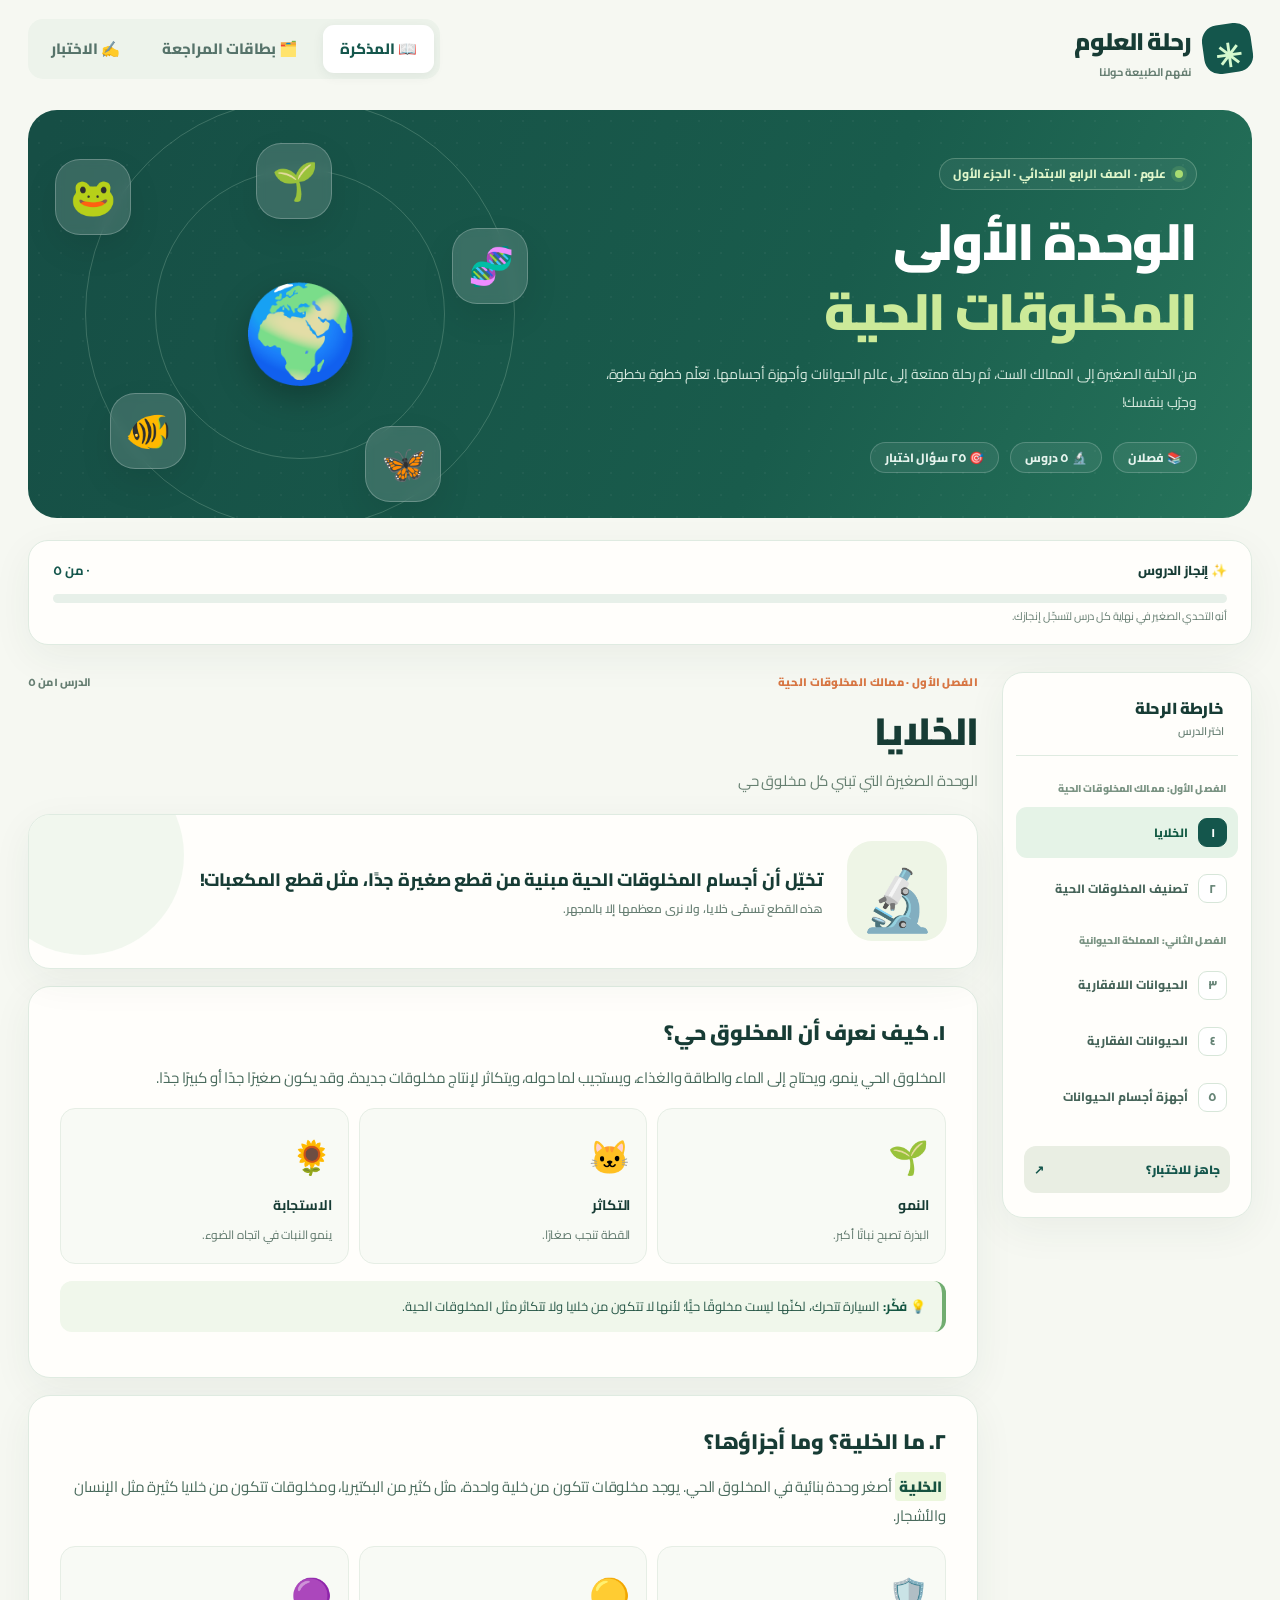
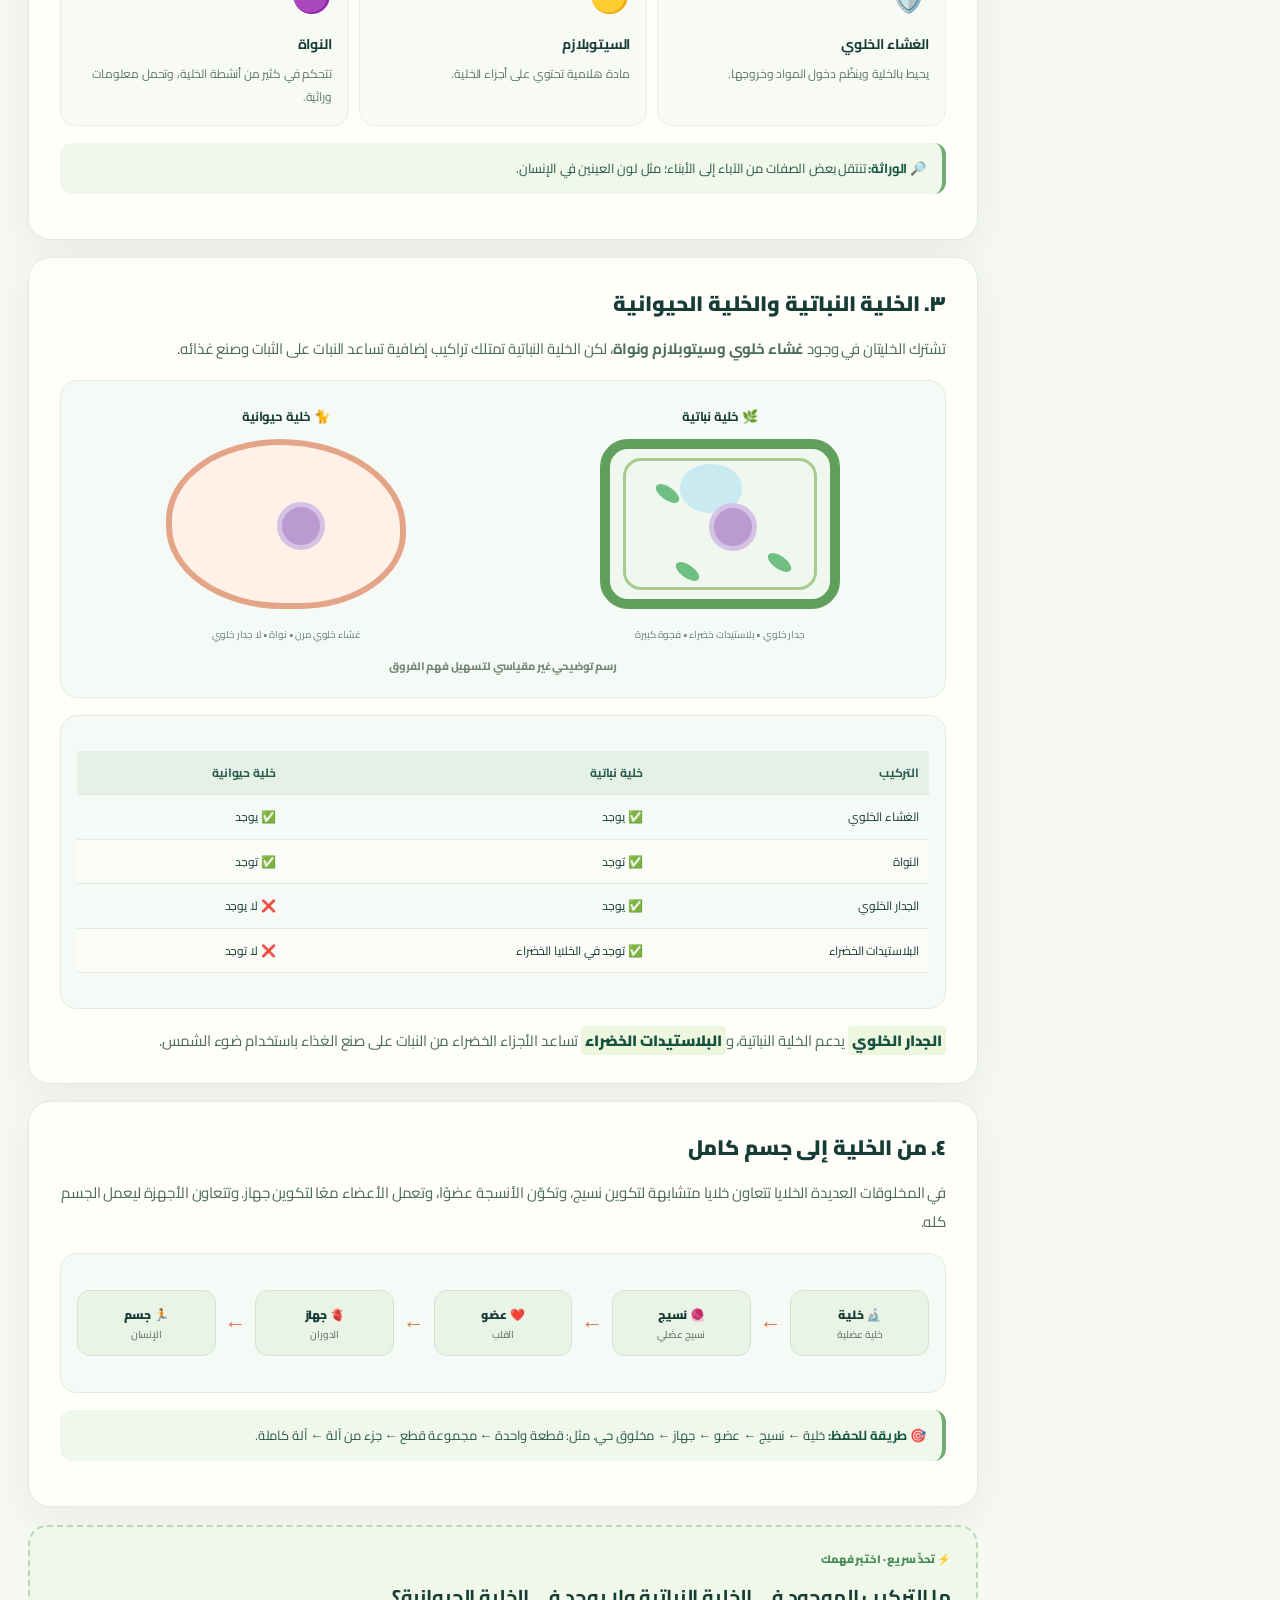
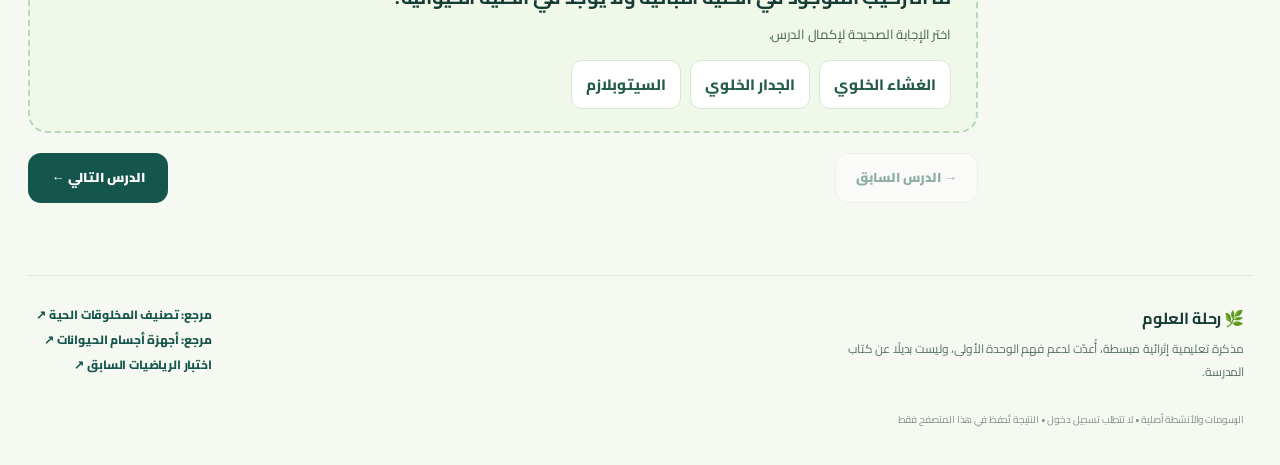
<file: science-grade4/index.html>
<!doctype html>
<html lang="ar" dir="rtl">
<head>
<meta charset="utf-8">
<meta name="viewport" content="width=device-width, initial-scale=1">
<meta name="theme-color" content="#14564c">
<meta name="description" content="مذكرة العلوم التفاعلية للصف الرابع الابتدائي – الوحدة الأولى: المخلوقات الحية، شرح مصور بخمسة دروس وبطاقات مراجعة واختبار من 25 سؤالًا مع تصحيح فوري.">
<title>رحلة العلوم | المخلوقات الحية – رابع ابتدائي</title>
<link rel="icon" href="data:image/svg+xml,%3Csvg xmlns='http://www.w3.org/2000/svg' viewBox='0 0 64 64'%3E%3Crect width='64' height='64' rx='18' fill='%2314564c'/%3E%3Ctext x='32' y='44' text-anchor='middle' font-size='39'%3E%F0%9F%8C%B1%3C/text%3E%3C/svg%3E">
<link rel="stylesheet" href="./styles.css">
<script defer src="./app.js"></script>
</head>
<body>
<a class="skip-link" href="#main">تخطَّ إلى المحتوى</a>
<div class="app-shell">
<header class="topbar">
  <a class="brand" href="./" aria-label="رحلة العلوم، العودة إلى البداية">
    <span class="brand-mark" aria-hidden="true">✳</span>
    <span>رحلة العلوم <small>نفهم الطبيعة حولنا</small></span>
  </a>
  <nav class="main-tabs" aria-label="أقسام الموقع">
    <button class="tab is-active" type="button" data-view="learn" aria-current="page">📖 المذكرة</button>
    <button class="tab" type="button" data-view="cards">🗂️ بطاقات المراجعة</button>
    <button class="tab" type="button" data-view="quiz">✍️ الاختبار</button>
  </nav>
</header>
<main id="main">
<section class="hero" aria-labelledby="hero-title">
  <div class="hero-copy">
    <span class="eyebrow"><span class="pulse-dot"></span> علوم · الصف الرابع الابتدائي · الجزء الأول</span>
    <h1 id="hero-title">الوحدة الأولى<br><em>المخلوقات الحية</em></h1>
    <p>من الخلية الصغيرة إلى الممالك الست، ثم رحلة ممتعة إلى عالم الحيوانات وأجهزة أجسامها. تعلّم خطوة بخطوة، وجرّب بنفسك!</p>
    <div class="hero-meta"><span>📚 فصلان</span><span>🔬 ٥ دروس</span><span>🎯 ٢٥ سؤال اختبار</span></div>
  </div>
  <div class="hero-art" aria-hidden="true">
    <div class="orbit orbit-one"></div><div class="orbit orbit-two"></div>
    <span class="planet planet-leaf">🌱</span><span class="planet planet-dna">🧬</span>
    <span class="planet planet-butterfly">🦋</span><span class="planet planet-fish">🐠</span>
    <span class="planet planet-frog">🐸</span>
    <span class="center-orbit">🌍</span>
  </div>
</section>
<div class="progress-strip" aria-label="تقدم المذاكرة">
  <div class="progress-label"><span>✨ إنجاز الدروس</span><strong id="done-label">٠ من ٥</strong></div>
  <div class="progress-track"><span class="progress-fill" id="study-progress"></span></div>
  <p class="progress-hint">أنهِ التحدي الصغير في نهاية كل درس لتسجّل إنجازك.</p>
</div>
<section class="study-layout" id="view-learn" aria-label="المذكرة التعليمية">
  <aside class="study-sidebar">
    <div class="sidebar-head"><span>خارطة الرحلة</span><small>اختر الدرس</small></div>
    <div id="lesson-nav" class="lesson-nav"></div>
    <button class="sidebar-quiz" type="button" data-view="quiz">جاهز للاختبار؟ <span>↗</span></button>
  </aside>
  <div class="study-main">
    <div id="lesson-content" aria-live="polite"></div>
    <div class="lesson-pagination">
      <button type="button" id="previous-lesson" class="button ghost">→ الدرس السابق</button>
      <button type="button" id="next-lesson" class="button primary">الدرس التالي ←</button>
    </div>
  </div>
</section>
<section id="view-cards" class="standalone" hidden aria-label="بطاقات المراجعة">
  <div class="section-heading"><span class="chapter-kicker">ذاكرة العلماء</span><h2>بطاقات المراجعة</h2><p>حاول تذكّر معنى المصطلح ثم اضغط البطاقة لكشف الإجابة.</p></div>
  <div class="flash-grid" id="flash-grid"></div>
</section>
<section id="view-quiz" class="standalone" hidden aria-label="الاختبار التفاعلي">
  <div id="quiz-content"></div>
</section>
</main>
<footer class="footer">
  <div><strong>🌿 رحلة العلوم</strong><p>مذكرة تعليمية إثرائية مبسطة، أُعدّت لدعم فهم الوحدة الأولى، وليست بديلًا عن كتاب المدرسة.</p></div>
  <div class="footer-links"><a href="https://sahl.io/sa/lesson/87/%D8%B1%D8%A7%D8%A8%D8%B9-%D8%A7%D8%A8%D8%AA%D8%AF%D8%A7%D8%A6%D9%8A/%D8%A7%D9%84%D8%B9%D9%84%D9%88%D9%85/%D8%A7%D9%84%D8%AF%D8%B1%D8%B3-%D8%A7%D9%84%D8%AB%D8%A7%D9%86%D9%8A-%D8%AA%D8%B5%D9%86%D9%8A%D9%81-%D8%A7%D9%84%D9%85%D8%AE%D9%84%D9%88%D9%82%D8%A7%D8%AA-%D8%A7%D9%84%D8%AD%D9%8A%D8%A9?without_solution=1" target="_blank" rel="noopener noreferrer">مرجع: تصنيف المخلوقات الحية ↗</a><a href="https://sahl.io/sa/lesson/91/%D8%B1%D8%A7%D8%A8%D8%B9-%D8%A7%D8%A8%D8%AA%D8%AF%D8%A7%D8%A6%D9%8A/%D8%A7%D9%84%D8%B9%D9%84%D9%88%D9%85/%D8%A7%D9%84%D8%AF%D8%B1%D8%B3-%D8%A7%D9%84%D8%AB%D8%A7%D9%84%D8%AB-%D8%A3%D8%AC%D9%87%D8%B2%D8%A9-%D8%A3%D8%AC%D8%B3%D8%A7%D9%85-%D8%A7%D9%84%D8%AD%D9%8A%D9%88%D8%A7%D9%86%D8%A7%D8%AA" target="_blank" rel="noopener noreferrer">مرجع: أجهزة أجسام الحيوانات ↗</a><a href="../" target="_blank" rel="noopener noreferrer">اختبار الرياضيات السابق ↗</a></div>
  <small>الرسومات والأنشطة أصلية • لا تتطلب تسجيل دخول • النتيجة تُحفظ في هذا المتصفح فقط</small>
</footer>
</div>
<noscript><div class="nojs">يرجى تفعيل JavaScript لعرض الدروس التفاعلية والاختبار.</div></noscript>
</body>
</html>
</file>
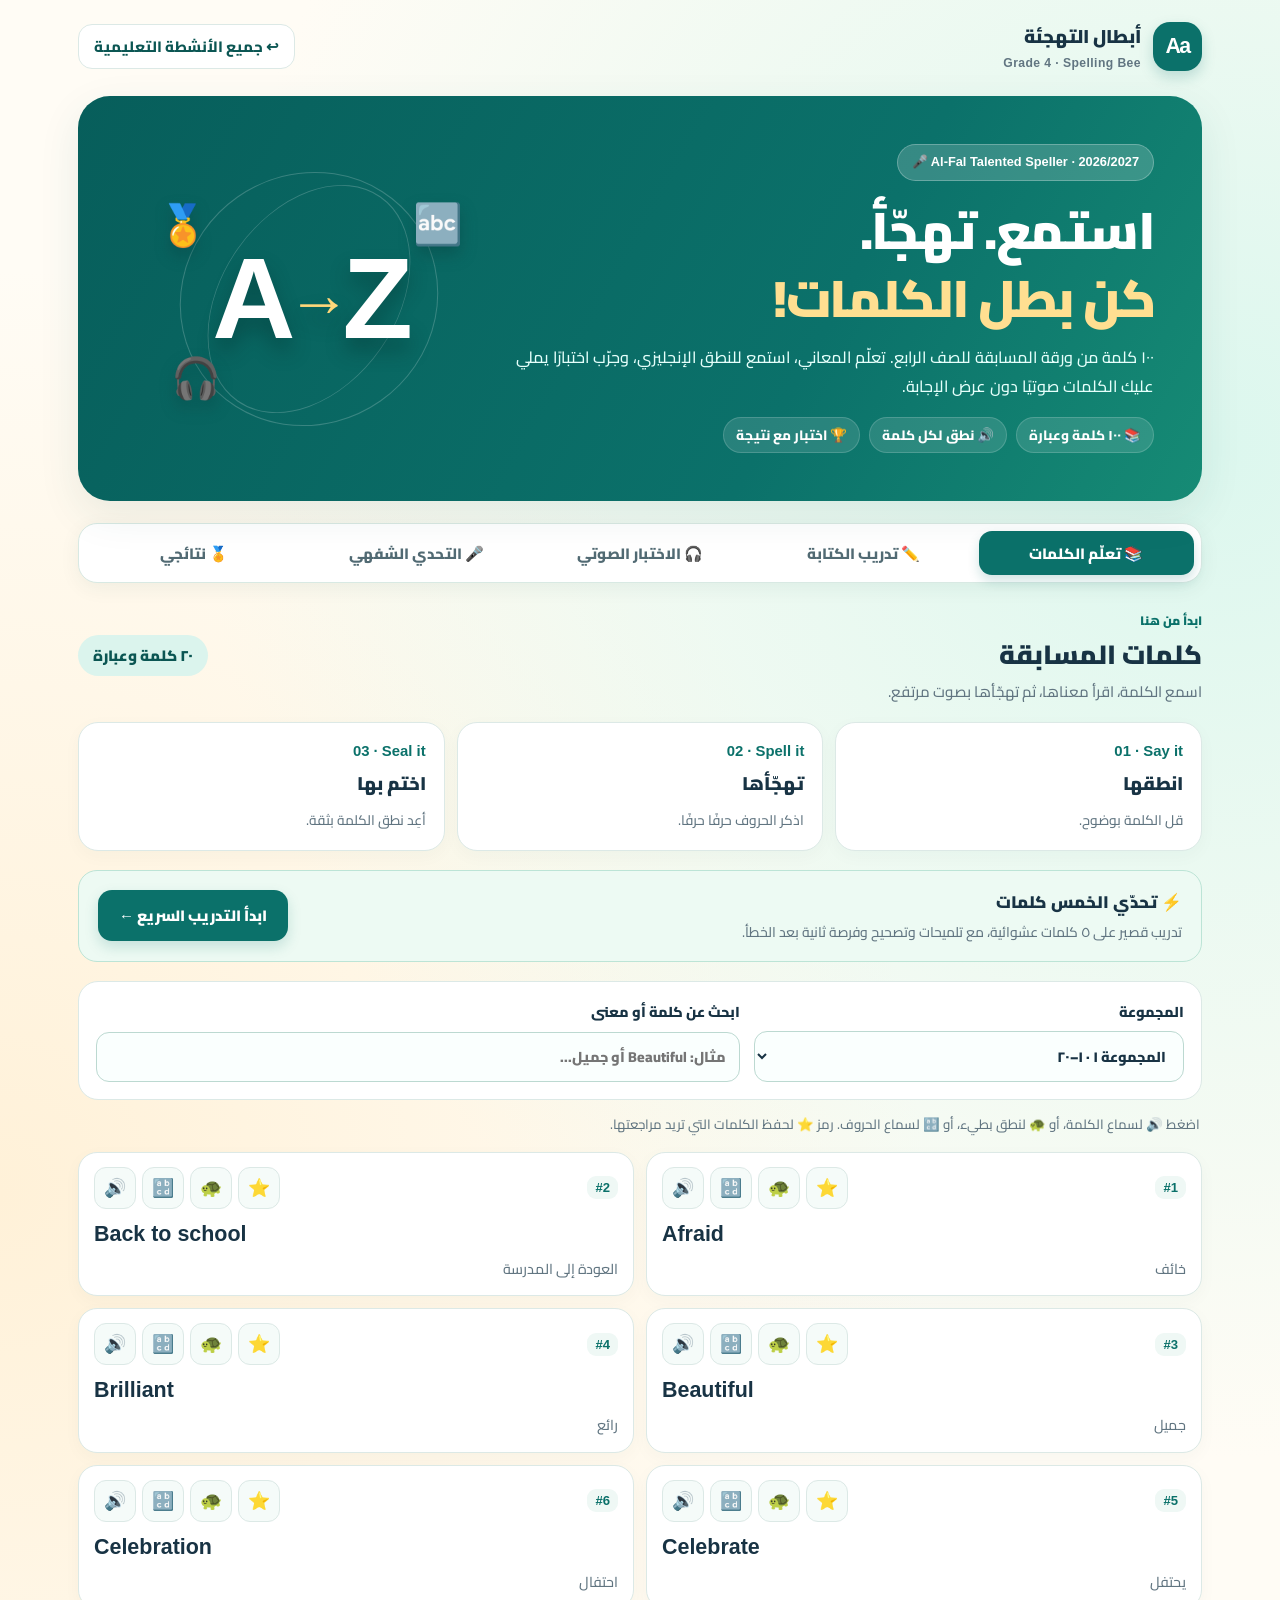
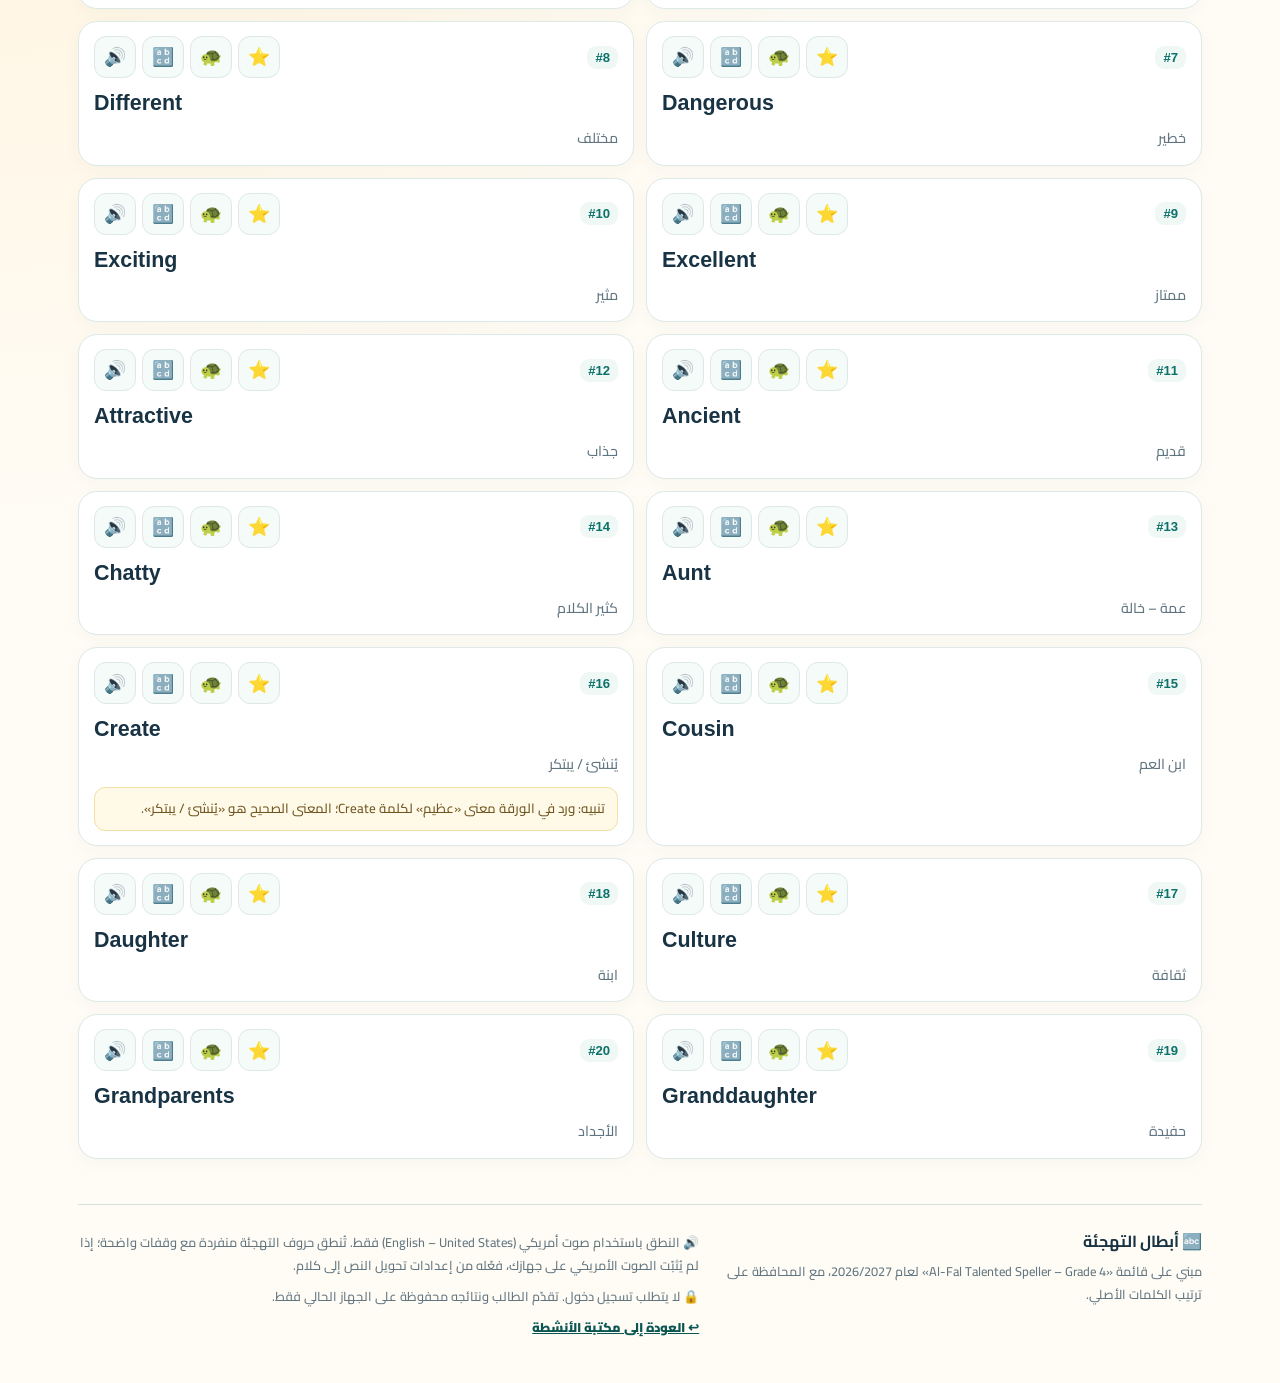
<file: spelling-bee-grade4/index.html>
<!doctype html>
<html lang="ar" dir="rtl">
<head>
  <meta charset="utf-8">
  <meta name="viewport" content="width=device-width,initial-scale=1">
  <meta name="theme-color" content="#0b716a">
  <meta name="description" content="تدريب واختبار تهجئة الكلمات للصف الرابع الابتدائي: ١٠٠ كلمة من قائمة الفال، نطق صوتي، تدريب كتابة، واختبار إملاء مسموع وتحدّي شفهي.">
  <title>أبطال التهجئة | Spelling Bee – رابع ابتدائي</title>
  <link rel="preconnect" href="https://fonts.googleapis.com">
  <link rel="preconnect" href="https://fonts.gstatic.com" crossorigin>
  <link href="https://fonts.googleapis.com/css2?family=Cairo:wght@400;500;600;700;800;900&display=swap" rel="stylesheet">
  <link rel="stylesheet" href="./styles.css?v=2">
  <script defer src="./words.js?v=1"></script>
  <script defer src="./app.js?v=3"></script>
</head>
<body>
<a class="skip" href="#content">انتقل إلى المحتوى</a>
<div class="shell">
  <header class="topbar">
    <a class="identity" href="./" aria-label="أبطال التهجئة، البداية">
      <span class="identity-icon" aria-hidden="true">Aa</span>
      <span>أبطال التهجئة <small>Grade 4 · Spelling Bee</small></span>
    </a>
    <a href="../#grade-4" class="back-link">↩ جميع الأنشطة التعليمية</a>
  </header>
  <main id="content">
    <section class="hero" aria-labelledby="hero-heading">
      <div class="hero-copy">
        <span class="eyebrow">🎤 Al-Fal Talented Speller · 2026/2027</span>
        <h1 id="hero-heading">استمع. تهجّأ.<br><em>كن بطل الكلمات!</em></h1>
        <p>١٠٠ كلمة من ورقة المسابقة للصف الرابع. تعلّم المعاني، استمع للنطق الإنجليزي، وجرّب اختبارًا يملي عليك الكلمات صوتيًا دون عرض الإجابة.</p>
        <div class="hero-pills"><span>📚 ١٠٠ كلمة وعبارة</span><span>🔊 نطق لكل كلمة</span><span>🏆 اختبار مع نتيجة</span></div>
      </div>
      <div class="hero-art" aria-hidden="true">
        <div class="ring ring-a"></div><div class="ring ring-b"></div>
        <span class="hero-big">A<span>→</span>Z</span>
        <span class="float-item f1">🔤</span><span class="float-item f2">🏅</span><span class="float-item f3">🎧</span>
      </div>
    </section>
    <nav class="tabs" aria-label="أقسام أنشطة التهجئة">
      <button type="button" class="tab is-active" data-tab="study" aria-current="page"><span aria-hidden="true">📚</span> تعلّم الكلمات</button>
      <button type="button" class="tab" data-tab="practice"><span aria-hidden="true">✏️</span> تدريب الكتابة</button>
      <button type="button" class="tab" data-tab="exam"><span aria-hidden="true">🎧</span> الاختبار الصوتي</button>
      <button type="button" class="tab" data-tab="oral"><span aria-hidden="true">🎤</span> التحدي الشفهي</button>
      <button type="button" class="tab" data-tab="progress"><span aria-hidden="true">🏅</span> نتائجي</button>
    </nav>
    <div id="notice" class="notice" role="status" aria-live="polite" hidden></div>
    <section class="view" id="view-study" aria-label="قائمة الكلمات للتعلم">
      <div class="heading-row"><div><span class="kicker">ابدأ من هنا</span><h2>كلمات المسابقة</h2><p>اسمع الكلمة، اقرأ معناها، ثم تهجّأها بصوت مرتفع.</p></div><span class="count-chip" id="study-count">١٠٠ كلمة</span></div>
      <div class="steps">
        <div class="step"><b>01 · Say it</b><strong>انطقها</strong><span>قل الكلمة بوضوح.</span></div>
        <div class="step"><b>02 · Spell it</b><strong>تهجّأها</strong><span>اذكر الحروف حرفًا حرفًا.</span></div>
        <div class="step"><b>03 · Seal it</b><strong>اختم بها</strong><span>أعِد نطق الكلمة بثقة.</span></div>
      </div>
      <div class="quick-start"><div><strong>⚡ تحدّي الخمس كلمات</strong><p>تدريب قصير على ٥ كلمات عشوائية، مع تلميحات وتصحيح وفرصة ثانية بعد الخطأ.</p></div><button type="button" class="primary-btn" data-action="quick-five">ابدأ التدريب السريع ←</button></div>
      <div class="study-toolbar">
        <label>المجموعة
          <select id="study-unit" aria-label="اختر مجموعة الكلمات">
            <option value="1">المجموعة ١ · ١–٢٠</option><option value="2">المجموعة ٢ · ٢١–٤٠</option>
            <option value="3">المجموعة ٣ · ٤١–٦٠</option><option value="4">المجموعة ٤ · ٦١–٨٠</option>
            <option value="5">المجموعة ٥ · ٨١–١٠٠</option><option value="all">جميع الكلمات</option>
            <option value="starred">⭐ الكلمات المحفوظة للمراجعة</option>
          </select>
        </label>
        <label class="search-label">ابحث عن كلمة أو معنى
          <input id="study-search" type="search" placeholder="مثال: Beautiful أو جميل..." autocomplete="off">
        </label>
      </div>
      <div class="list-key">اضغط <strong>🔊</strong> لسماع الكلمة، أو <strong>🐢</strong> لنطق بطيء، أو <strong>🔡</strong> لسماع الحروف. رمز <strong>⭐</strong> لحفظ الكلمات التي تريد مراجعتها.</div>
      <div class="word-grid" id="study-list"></div>
    </section>
    <section class="view" id="view-practice" aria-label="تدريب الكتابة" hidden><div id="practice-content"></div></section>
    <section class="view" id="view-exam" aria-label="الاختبار الصوتي" hidden><div id="exam-content"></div></section>
    <section class="view" id="view-oral" aria-label="التحدي الشفهي" hidden><div id="oral-content"></div></section>
    <section class="view" id="view-progress" aria-label="النتائج والتقدم" hidden><div id="progress-content"></div></section>
  </main>
  <footer class="footer">
    <div><strong>🔤 أبطال التهجئة</strong><p>مبني على قائمة «Al-Fal Talented Speller – Grade 4» لعام 2026/2027، مع المحافظة على ترتيب الكلمات الأصلي.</p></div>
    <div class="footer-right"><p>🔊 النطق باستخدام صوت أمريكي (English – United States) فقط. تُنطق حروف التهجئة منفردة مع وقفات واضحة؛ إذا لم يُثبّت الصوت الأمريكي على جهازك، فعّله من إعدادات تحويل النص إلى كلام.</p><p>🔒 لا يتطلب تسجيل دخول. تقدّم الطالب ونتائجه محفوظة على الجهاز الحالي فقط.</p><a href="../#grade-4">↩ العودة إلى مكتبة الأنشطة</a></div>
  </footer>
</div>
<noscript><div class="noscript">يجب تفعيل JavaScript لتشغيل تدريب التهجئة والاختبار الصوتي.</div></noscript>
</body>
</html>
</file>
<file: styles.css>
:root{--ink:#193c35;--green:#176e5b;--green-dark:#105342;--mint:#e8f3ec;--cream:#faf9f3;--orange:#dc6938;--line:#dce6df;--muted:#5e7069;--red:#a73c35;--radius:24px;font-family:Tahoma,"Segoe UI",Arial,sans-serif;color:var(--ink);background:var(--cream);font-synthesis:none}
*{box-sizing:border-box}body{margin:0}button,input,a{-webkit-tap-highlight-color:transparent}button,input{font:inherit}button{cursor:pointer}button:disabled{cursor:default}a{color:var(--green)}button:focus-visible,a:focus-visible,input:focus-visible,summary:focus-visible{outline:3px solid #c76422;outline-offset:5px}h1,h2,h3,p{margin-top:0}p{line-height:1.9}h1{line-height:1.4;font-size:clamp(2.2rem,5vw,3.8rem);letter-spacing:-1.5px;margin-bottom:20px}h2{line-height:1.7}small{font-size:.8rem}.page{max-width:1160px;margin:auto;padding:0 32px}.site-header{display:flex;justify-content:space-between;align-items:center;padding:28px 0;border-bottom:1px solid var(--line);gap:16px}.brand{display:flex;align-items:center;gap:12px;text-decoration:none;color:var(--ink);font-size:1.2rem;font-weight:bold}.brand small{display:block;color:var(--muted);font-weight:normal;margin-top:6px;font-size:.7rem}.brand-icon{display:grid;place-items:center;background:var(--green);color:#fff;width:46px;height:46px;border-radius:15px;font-size:34px}.grade{font-size:.8rem;border:1px solid var(--line);border-radius:999px;padding:10px 16px;background:#fff}.site-footer{display:flex;justify-content:space-between;gap:20px;flex-wrap:wrap;font-size:.72rem;color:var(--muted);border-top:1px solid var(--line);padding:24px 0;margin-top:48px;line-height:1.8}.site-footer span span{color:var(--orange)}.skip{position:fixed;top:-80px;right:20px;background:#fff;padding:15px;z-index:10}.skip:focus{top:12px}.eyebrow{display:flex;gap:8px;align-items:center;color:var(--green);font-size:.8rem;font-weight:bold;margin-bottom:18px}.eyebrow:before{content:"";width:7px;height:7px;border-radius:50%;background:var(--orange)}.hero{display:grid;grid-template-columns:1.05fr 1fr;gap:60px;align-items:center;padding:54px 0 40px}.hero h1 em{font-style:normal;color:var(--green)}.hero-description{color:var(--muted);font-size:1rem;max-width:460px}.tags{display:flex;gap:18px;flex-wrap:wrap;font-size:.8rem;margin:24px 0}.tags span{display:flex;gap:7px;align-items:center}.tags b{color:var(--green)}.primary,.secondary,.hint-button,.text-button{border-radius:14px;padding:14px 24px;border:1px solid transparent;min-height:48px;font-weight:bold;font-size:.95rem}.primary{background:var(--green);color:#fff;box-shadow:0 4px 0 var(--green-dark)}.primary:hover{background:var(--green-dark)}.primary:disabled{background:#cad6d0;color:#44584f;box-shadow:none}.secondary{background:#fff;border-color:var(--line);color:var(--ink)}.secondary:hover{border-color:var(--green);background:var(--mint)}.text-button{padding:10px 12px;background:transparent;color:var(--muted);font-size:.8rem;text-decoration:underline}.actions{display:flex;gap:14px;flex-wrap:wrap;align-items:center}.privacy{font-size:.7rem;color:var(--muted);margin:19px 0 0;line-height:1.9}.hero-art{background:#e9f0df;border-radius:36px;min-height:370px;padding:32px;position:relative;overflow:hidden;border:1px solid #dbe4cf;display:flex;flex-direction:column;justify-content:center;transform:rotate(-1deg)}.art-top{display:flex;justify-content:space-between;align-items:center}.art-label{font-size:.7rem;background:#fff9;border-radius:30px;padding:9px 15px}.spark{color:var(--orange);font-size:38px}.art-equation{display:flex;direction:ltr;justify-content:center;align-items:center;gap:15px;margin:34px 0 22px;font-size:36px;font-weight:bold}.art-number{background:#fff;border-radius:20px;padding:18px 21px;box-shadow:0 6px 0 #ccdbc8;transform:rotate(7deg)}.art-number:nth-child(3){background:#f3b074;transform:rotate(-7deg)}.art-dots{display:flex;gap:9px;justify-content:center;flex-wrap:wrap;width:160px;margin:auto}.art-dots i{display:block;width:21px;height:21px;border-radius:7px;background:var(--green)}.art-dots i:nth-child(n+6){background:var(--orange)}.art-note{font-size:.9rem;text-align:center;margin:25px 0 0;color:var(--green)}.chapters{display:grid;grid-template-columns:1fr 1fr;gap:18px}.chapter-card{border:1px solid var(--line);border-radius:20px;background:#fff;padding:24px;display:flex;gap:18px;align-items:flex-start}.chapter-icon{border-radius:14px;width:46px;height:46px;flex-shrink:0;display:grid;place-items:center;background:var(--mint);font-size:24px;color:var(--green)}.chapter-card:nth-child(2) .chapter-icon{background:#fff0e4;color:#a64b1e}.chapter-card h2{font-size:1rem;margin:3px 0 10px}.chapter-card p{font-size:.78rem;color:var(--muted);margin:0}.chapter-card small{color:var(--green);font-size:.65rem}.how{display:flex;gap:30px;justify-content:center;flex-wrap:wrap;margin:30px 0 0;font-size:.8rem;color:var(--muted)}.how b{display:inline-grid;place-items:center;border:1px solid #c7d8cd;width:25px;height:25px;border-radius:50%;margin-left:7px;color:var(--green)}.quiz-top{padding:28px 0 22px;display:flex;align-items:center;justify-content:space-between;gap:20px}.quiz-top p{margin:0;font-size:.85rem;color:var(--muted)}.progress-track{height:9px;background:#e3e9e2;overflow:hidden;border-radius:10px;margin-bottom:28px}.progress-fill{height:100%;background:var(--green);border-radius:10px;transition:width .25s}.quiz-layout{display:grid;grid-template-columns:minmax(0,1fr) 270px;gap:24px;align-items:start}.question-card,.side-card,.results-card{background:#fff;border:1px solid var(--line);border-radius:var(--radius);padding:32px}.question-card h1{font-size:1.6rem;letter-spacing:0;line-height:1.8;margin:12px 0 22px}.question-meta{display:flex;align-items:center;justify-content:space-between;gap:10px;font-size:.75rem;color:var(--muted)}.skill-pill{border-radius:30px;padding:7px 12px;background:var(--mint);color:var(--green);font-size:.68rem}.visual{padding:24px 18px;border-radius:18px;background:#f5f8f2;border:1px solid #e4ebe0;min-height:115px;text-align:center;margin-bottom:24px}.visual-caption{font-size:.7rem;color:var(--muted);margin:16px 0 0;line-height:1.8}.blocks{display:flex;direction:ltr;flex-wrap:wrap;justify-content:center;gap:24px;align-items:flex-end}.tens,.ones{display:flex;flex-wrap:wrap;gap:5px;max-width:300px;justify-content:center}.rod{width:15px;height:102px;border:1px solid #13614e;border-radius:3px;background:repeating-linear-gradient(to bottom,#368c70 0,#368c70 8px,#c1d9ad 8px,#c1d9ad 10px)}.cube{width:18px;height:18px;background:#e8a168;border:1px solid #a96737;border-radius:3px}.ones{max-width:115px}.place{display:flex;direction:ltr;justify-content:center;gap:0}.place>div{min-width:100px;border:1px solid #cbd8cd;overflow:hidden}.place span{display:block;padding:9px 18px;background:#e0ecde;font-size:.8rem}.place strong{display:block;padding:15px;font-size:2rem;background:#fff}.number-cards,.sequence{display:flex;direction:ltr;gap:10px;justify-content:center;align-items:center;flex-wrap:wrap}.number-tile{min-width:48px;padding:12px 8px;background:white;border:1px solid #cfdbce;border-radius:10px;font-size:1.5rem;font-weight:bold;line-height:1.2}.sequence .number-tile:last-child{color:var(--green)}.sequence-arrow{font-size:16px;color:var(--green)}.shape{display:inline-block;width:30px;height:30px;margin:6px}.circle{background:#176e5b;border-radius:50%}.triangle{background:#d8773f;clip-path:polygon(50% 0,0 100%,100% 100%)}.groups{display:flex;direction:ltr;justify-content:center;align-items:center;gap:16px;flex-wrap:wrap}.group{display:flex;gap:7px;flex-wrap:wrap;justify-content:center;align-items:center;min-height:65px;border:1px dashed #9db39e;border-radius:14px;padding:12px;max-width:145px;min-width:75px}.dot{width:19px;height:19px;display:inline-block;background:var(--green);border-radius:50%}.group:nth-of-type(2) .dot,.dot.orange{background:var(--orange)}.group .dot.extra{outline:2px dashed #a44921;outline-offset:3px;background:var(--orange)}.group .zero{font-size:.7rem;color:var(--muted)}.plus{font-size:23px;color:var(--green)}.pencil{font-size:23px;line-height:1.2}.ten-frame{display:grid;grid-template-columns:repeat(5,30px);direction:ltr;border:2px solid #668666;border-radius:5px;overflow:hidden}.ten-cell{width:30px;height:33px;display:grid;place-items:center;border:1px solid #acc3a6}.number-line{direction:ltr;display:flex;justify-content:space-between;align-items:center;max-width:480px;margin:25px auto 12px;position:relative;padding-top:24px}.number-line:before{content:"";position:absolute;left:5%;right:5%;top:37px;height:3px;background:#9fb7a0}.line-point{position:relative;z-index:1;min-width:30px}.line-point b{width:12px;height:12px;border-radius:50%;background:var(--green);display:block;margin:8px auto}.line-point span{font-size:1rem;font-weight:bold}.jump{position:absolute;top:-19px;left:70%;font-style:normal;color:var(--orange);font-size:23px}.compare{display:flex;gap:18px;justify-content:center;align-items:center;flex-wrap:wrap}.compare>div{background:#fff;padding:12px;border-radius:12px;flex:1;min-width:120px}.compare strong{display:block;margin-bottom:12px;font-size:1.4rem}.compare .rod{height:72px;width:12px;background:repeating-linear-gradient(to bottom,#368c70 0,#368c70 5px,#c1d9ad 5px,#c1d9ad 7px)}.compare .blocks{gap:10px}.compare .cube{width:12px;height:12px}.compare .ones{max-width:75px}.input-title{display:block;font-size:.84rem;font-weight:bold;margin-bottom:12px}.choices{display:grid;grid-template-columns:1fr 1fr;gap:12px}.choice{display:flex;align-items:center;justify-content:space-between;gap:14px;text-align:right;border:2px solid #e0e7df;border-radius:14px;background:#fff;color:var(--ink);padding:16px 18px;font-size:1.25rem;min-height:64px}.choice>span:first-child{flex:1}.choice:hover:not(:disabled){border-color:var(--green);background:#f7faf5}.choice.selected{border-color:var(--green);background:var(--mint)}.choice-marker{display:grid;place-items:center;width:23px;height:23px;border:1px solid #b9cabc;border-radius:50%;font-size:.8rem;flex-shrink:0}.choice.selected .choice-marker{background:var(--green);color:#fff;border-color:var(--green)}.choice.correct{border-color:var(--green);background:#eaf5ed}.choice.incorrect{border-color:#b75d4b;background:#fff0e9}.choice:disabled{color:var(--ink);opacity:1}.sequence-option{direction:rtl;font-size:1.05rem}.number-input{border:2px solid #bbcec1;max-width:230px;width:100%;border-radius:14px;padding:12px 18px;text-align:center;font-size:2rem;color:var(--ink);background:#fff;direction:ltr}.number-input:disabled{background:#f4f7f1}.number-note{font-size:.7rem;color:var(--muted);margin:8px 0 0}.validation{color:var(--red);font-size:.85rem;min-height:24px;margin:8px 0}.question-actions{display:flex;justify-content:space-between;align-items:center;gap:14px;margin-top:23px;flex-wrap:wrap}.hint-button{border:1px solid #d8dfc4;background:#f8faec;color:#536332;padding:11px 17px;font-size:.8rem;box-shadow:none}.hint-text{background:#fffae8;padding:15px 20px;border-radius:14px;font-size:.85rem;margin:18px 0 0}.feedback{margin-top:24px;padding:20px;border-radius:16px;border:1px solid #bed8c6;background:#eff8f0}.feedback.wrong{background:#fff4e9;border-color:#eed0b6}.feedback h2{font-size:1.07rem;margin-bottom:8px}.feedback p{font-size:.85rem;margin-bottom:10px}.feedback .primary{margin-top:8px}.side-card{padding:24px}.side-card h2{font-size:1rem}.side-card p{font-size:.78rem;color:var(--muted)}.side-stats{display:flex;justify-content:space-between;font-size:.78rem;border-bottom:1px solid var(--line);padding-bottom:18px;margin-bottom:20px}.side-stats strong{font-size:1.5rem;display:block;color:var(--green);margin-top:10px}.question-dots{display:grid;grid-template-columns:repeat(5,1fr);gap:8px;margin:20px 0}.question-dot{aspect-ratio:1;display:grid;place-items:center;background:#f1f4ed;border:1px solid transparent;border-radius:10px;font-size:.8rem}.question-dot.done{background:var(--green);color:white}.question-dot.current{background:white;border-color:var(--green);outline:2px solid #dae7da;outline-offset:2px}.side-tip{border-top:1px solid var(--line);padding-top:16px;margin-bottom:0}.results{padding-top:40px}.results-heading{text-align:center;max-width:700px;margin:auto}.results-heading h1{font-size:2.5rem;margin:14px 0}.results-heading p{color:var(--muted)}.score-ring{width:136px;height:136px;background:var(--mint);border:8px solid #c1ddc7;border-radius:50%;display:flex;align-items:center;justify-content:center;flex-direction:column;margin:auto}.score-ring strong{font-size:2.4rem}.score-ring span{font-size:.8rem;margin-top:6px;color:var(--muted)}.results-stats{display:grid;grid-template-columns:repeat(3,1fr);max-width:600px;margin:28px auto;text-align:center}.results-stats strong{display:block;font-size:1.5rem;color:var(--green);margin-bottom:8px}.results-stats span{font-size:.8rem;color:var(--muted)}.result-chapters{display:grid;grid-template-columns:1fr 1fr;gap:18px;margin-top:24px}.result-chapters h2{font-size:1rem}.results-card{padding:24px}.chapter-score{display:flex;justify-content:space-between;gap:12px;font-size:.85rem}.result-track{height:8px;background:#e7ede4;border-radius:8px;margin:18px 0 0;overflow:hidden}.result-track span{display:block;height:100%;background:var(--green)}.review-heading{display:flex;align-items:center;justify-content:space-between;gap:15px;margin:36px 0 16px}.review-heading h2{font-size:1.2rem;margin:0}.review-item{background:#fff;border:1px solid var(--line);border-radius:16px;margin-bottom:12px;overflow:hidden}.review-item summary{cursor:pointer;padding:20px;display:flex;gap:12px;align-items:flex-start;font-size:.9rem;line-height:1.7}.review-item summary:after{content:'+';margin-right:auto;font-size:1.4rem;color:var(--muted)}.review-item[open] summary:after{content:'−'}.review-mark{min-width:26px;height:26px;display:grid;place-items:center;border-radius:50%;background:var(--mint);color:var(--green);font-weight:bold}.review-mark.wrong{background:#ffead9;color:#954919}.review-content{padding:0 24px 24px;font-size:.85rem;line-height:1.9}.review-content p{margin:10px 0 0}.review-content .visual{margin-top:20px;margin-bottom:0}.review-answer{display:flex;gap:12px;flex-wrap:wrap}.review-answer span{background:#f4f7f0;padding:7px 12px;border-radius:9px}.encouragement{padding:18px 24px;border-radius:16px;background:var(--mint);line-height:1.9;margin-top:24px;font-size:.85rem}.result-actions{justify-content:center;margin:28px 0}.saved-banner{background:#fff6e7;padding:18px;border:1px solid #e6d5b8;border-radius:16px;font-size:.85rem;margin-bottom:20px;line-height:1.9}.resume-note{font-size:.8rem;color:var(--muted)}.notice{padding:16px;background:#fff2db;border-radius:12px;font-size:.85rem;margin-top:18px}.no-script{max-width:600px;margin:50px auto;padding:30px;border:1px solid #b44;background:#fff}.only-print{display:none}
@media(max-width:900px){.hero{gap:30px}.hero-art{padding:24px;min-height:320px}.quiz-layout{grid-template-columns:minmax(0,1fr)}.side-card{display:none}.question-card{max-width:750px;width:100%;margin:auto}.hero h1{font-size:2.8rem}}
@media(max-width:620px){.page{padding:0 18px}.site-header{padding:18px 0}.brand{font-size:1rem;gap:8px}.brand-icon{width:38px;height:38px;font-size:28px}.brand small{font-size:.6rem}.grade{font-size:.65rem;padding:8px 10px}.hero{padding:32px 0 26px;grid-template-columns:1fr;gap:24px}.hero h1{font-size:2.7rem}.hero-description{font-size:.9rem}.hero-art{min-height:220px;padding:18px;border-radius:24px;max-width:100%;transform:none}.art-equation{margin:15px 0;font-size:26px;gap:13px}.art-number{padding:12px 20px;border-radius:14px}.art-dots{width:auto;gap:7px}.art-dots i{width:15px;height:15px;border-radius:4px}.art-note{margin-top:17px;font-size:.8rem}.art-top .spark{font-size:26px}.chapters{grid-template-columns:1fr;gap:12px}.chapter-card{padding:18px;gap:14px}.chapter-card h2{font-size:.9rem}.how{justify-content:flex-start;gap:15px;font-size:.73rem}.question-card{padding:22px 17px;border-radius:20px}.question-card h1{font-size:1.25rem}.quiz-top{padding:22px 0 17px;gap:10px}.quiz-top p{font-size:.72rem}.quiz-top .text-button{padding:8px;font-size:.68rem}.visual{padding:22px 12px}.choices{gap:10px}.choice{padding:13px 12px;font-size:1.15rem;gap:8px}.sequence-choices{grid-template-columns:1fr}.sequence-option{font-size:1.1rem}.question-actions{margin-top:18px}.primary,.secondary{padding:13px 19px;font-size:.85rem}.hint-button{padding:11px 13px;font-size:.73rem}.results-heading h1{font-size:1.85rem}.result-chapters{grid-template-columns:1fr}.results-stats{gap:10px}.results-stats span{font-size:.66rem}.results-stats strong{font-size:1.25rem}.review-item summary{padding:17px 13px;font-size:.8rem}.review-content{padding:0 17px 20px;font-size:.8rem}.review-heading{flex-wrap:wrap}.site-footer{font-size:.63rem;gap:8px;margin-top:32px}.number-tile{font-size:1.2rem;min-width:36px;padding:10px 6px}.sequence{gap:6px}.sequence-arrow{font-size:12px}.shape{width:23px;height:23px;margin:3px}.groups{gap:10px}.group{max-width:120px;padding:10px;min-width:62px}.dot{width:17px;height:17px}.ten-frame{grid-template-columns:repeat(5,25px)}.ten-cell{width:25px;height:30px}.compare{gap:10px}.compare>div{padding:10px;min-width:110px}}
@media(prefers-reduced-motion:reduce){*{scroll-behavior:auto!important;transition:none!important;animation:none!important}}
@media print{body{background:#fff;color:#111}.page{max-width:none;padding:0}.site-header{padding:8px 0}.site-footer,.actions,.review-heading button,.skip,.hero-art,.question-actions{display:none!important}.results{padding-top:20px}.results-heading h1{font-size:24px}.score-ring{width:90px;height:90px;border-width:3px}.score-ring strong{font-size:24px}.results-stats{margin:16px auto}.results-card{padding:15px}.review-item{break-inside:avoid}.review-item summary{padding:12px;font-size:12px}.review-content{font-size:11px;padding-bottom:12px}.review-content .visual{display:none}.review-heading{margin-top:24px}.only-print{display:block;font-size:12px;text-align:center}.brand small{display:none}}
</file>
<file: activities.css>
/* Educational activities hub — scoped to navigation; leaves the Grade 2 quiz styles intact. */
.activity-directory{
  --activity-ink:#193c35;
  --activity-muted:#5e7069;
  --activity-line:#dce8df;
  font-family:"Cairo",Tahoma,"Segoe UI",Arial,sans-serif;
  color:var(--activity-ink);
  padding:24px 0 26px;
}
.activity-directory *{box-sizing:border-box}
.activity-intro{
  display:flex;justify-content:space-between;align-items:center;flex-wrap:wrap;
  gap:18px 24px;padding:24px clamp(19px,3.2vw,35px);
  background:linear-gradient(122deg,#e6f3eb,#f2f7f1 65%,#fff7e9);
  border:1px solid #d9e8df;border-radius:26px;
}
.activity-intro .activity-kicker{
  color:#206e5c;font-size:.86rem;font-weight:900;letter-spacing:.01em;display:block;margin-bottom:5px;
}
.activity-intro h1{font-size:clamp(1.44rem,3.3vw,2.23rem);line-height:1.5;letter-spacing:0;margin:0 0 6px;font-weight:900}
.activity-intro p{color:#546a62;max-width:510px;margin:0;font-size:.95rem;line-height:1.85}
.activity-jumps{display:flex;flex-wrap:wrap;gap:9px;align-items:center}
.activity-jumps a{
 display:inline-flex;align-items:center;justify-content:center;gap:6px;
 min-height:44px;padding:7px 16px;border:1px solid #c6dbd0;
 border-radius:999px;background:white;text-decoration:none;color:#176e5b;font-weight:900;font-size:.89rem;
}
.activity-jumps a:hover{background:#d9eee4;border-color:#84baa2}
.activity-grade{margin-top:24px;scroll-margin-top:15px}
.activity-grade-heading{
 display:flex;align-items:center;justify-content:space-between;gap:14px;flex-wrap:wrap;margin-bottom:11px;
}
.activity-grade-title{display:flex;align-items:center;gap:12px}
.activity-grade-num{
 display:grid;place-items:center;min-width:52px;height:52px;padding:0 9px;border-radius:17px;
 background:#176e5b;color:white;font-size:1.47rem;font-weight:900;line-height:1;
}
.activity-grade-four .activity-grade-num{background:#95603a}
.activity-grade-heading h2{margin:0;font-size:1.29rem;line-height:1.55;font-weight:900}
.activity-grade-heading p{margin:0;color:#677a6f;font-size:.87rem;line-height:1.5}
.activity-grade-heading .activity-count{
 padding:5px 13px;border:1px solid var(--activity-line);background:#fff;border-radius:30px;
 color:#566f62;font-size:.8rem;font-weight:800;
}
.activity-cards{display:grid;grid-template-columns:repeat(3,minmax(0,1fr));gap:13px}
.activity-card{
 position:relative;display:flex;flex-direction:column;align-items:flex-start;
 padding:18px;border:1.5px solid #dce8df;border-radius:21px;
 background:#fff;color:var(--activity-ink);text-decoration:none;min-height:168px;
 box-shadow:0 4px 19px rgba(21,72,56,.045);
 transition:border-color .18s,box-shadow .18s,transform .18s;
}
.activity-card:hover{
 border-color:#88bca3;box-shadow:0 11px 29px rgba(21,72,56,.09);
 transform:translateY(-2px);color:var(--activity-ink);
}
.activity-card:focus-visible,.activity-jumps a:focus-visible{outline:3px solid #da8f36;outline-offset:4px}
.activity-card .activity-icon{
 display:grid;place-items:center;height:43px;width:43px;border-radius:13px;
 background:#e7f5ec;margin-bottom:9px;font-size:1.5rem;line-height:1;
}
.activity-card .activity-icon.amber{background:#fff0dc}
.activity-card .activity-icon.blue{background:#e8f2fc}
.activity-card .activity-icon.lilac{background:#f1eafa}
.activity-card h3{
 margin:0 0 5px;font-size:1.04rem;line-height:1.6;font-weight:900;
}
.activity-card p{margin:0 0 8px;color:#587069;font-size:.82rem;line-height:1.75}
.activity-card .activity-open{
 margin-top:auto;display:inline-flex;align-items:center;gap:5px;
 color:#176e5b;font-weight:900;font-size:.84rem;
}
.activity-grade-four .activity-card .activity-open{color:#805431}
.activity-directory-note{
 display:flex;justify-content:flex-start;gap:10px;align-items:center;margin:22px 0 0;
 padding:10px 15px;background:#f4f7f2;border:1px solid #e0e8de;border-radius:14px;
 color:#60716b;font-size:.8rem;line-height:1.7;
}
.activity-quiz-divider{height:1px;background:#dce6df;margin-top:4px}
@media(max-width:900px){
 .activity-cards{grid-template-columns:repeat(2,minmax(0,1fr))}
 .activity-card{min-height:163px}
}
@media(max-width:570px){
 .activity-directory{padding:14px 0 19px}
 .activity-intro{padding:17px 16px;border-radius:20px;gap:10px}
 .activity-intro p{font-size:.82rem}
 .activity-jumps{width:100%}
 .activity-jumps a{flex:1;font-size:.85rem}
 .activity-grade{margin-top:22px}
 .activity-grade-heading h2{font-size:1.15rem}
 .activity-grade-num{height:44px;min-width:44px;font-size:1.25rem;border-radius:12px}
 .activity-grade-heading .activity-count{font-size:.72rem;padding:4px 9px}
 .activity-cards{grid-template-columns:1fr;gap:9px}
 .activity-card{min-height:0;display:grid;grid-template-columns:45px 1fr;column-gap:12px;row-gap:0;padding:12px 14px;border-radius:16px}
 .activity-card .activity-icon{grid-row:1/4;grid-column:1;width:43px;height:43px;margin:2px 0 0}
 .activity-card h3{grid-column:2;font-size:.96rem;margin:0 0 2px}
 .activity-card p{grid-column:2;font-size:.79rem;margin:0 0 2px}
 .activity-card .activity-open{grid-column:2;font-size:.76rem}
 .activity-directory-note{font-size:.76rem;padding:8px 10px;margin-top:17px}
}
@media(prefers-reduced-motion:reduce){.activity-card{transition:none}.activity-card:hover{transform:none}}
</file>
<file: islamic-grade2/styles.css>
@import url('https://fonts.googleapis.com/css2?family=Cairo:wght@400;500;600;700;800;900&display=swap');
:root{--bg:#f6f8f2;--paper:#fffefb;--ink:#173c35;--muted:#667e72;--deep:#14564c;--deep2:#0c4038;--leaf:#70b67c;--mint:#e5f3e7;--line:#dfebe1;--orange:#d77643;--peach:#fff0e6;--violet:#6f5e9d;--shadow:0 12px 40px rgba(28,66,50,.06);--radius:22px}
*{box-sizing:border-box}
html{scroll-behavior:smooth}
body{margin:0;background:var(--bg);color:var(--ink);font-family:"Cairo",Tahoma,Arial,sans-serif;font-size:15px;line-height:1.95;letter-spacing:-.15px}
button,input,a{font:inherit}
button{cursor:pointer}
a{color:inherit}
button:focus-visible,a:focus-visible,input:focus-visible{outline:3px solid #e6a95b;outline-offset:3px}
button:disabled{cursor:not-allowed;opacity:.45}
[hidden]{display:none!important}
.skip-link{position:absolute;top:-90px;right:18px;z-index:90;padding:7px 18px;background:#fff}
.skip-link:focus{top:12px}
.app-shell{max-width:1320px;padding:0 28px;margin:0 auto}
.topbar{height:98px;display:flex;align-items:center;justify-content:space-between;gap:20px}
.brand{text-decoration:none;display:flex;align-items:center;gap:12px;font-size:24px;font-weight:900;white-space:nowrap;letter-spacing:-1px}
.brand-mark{background:var(--deep);color:#d5f9ce;display:grid;place-items:center;border-radius:16px;width:49px;height:49px;font-size:32px;transform:rotate(-8deg)}
.brand small{display:block;color:var(--muted);font-size:11px;font-weight:700;line-height:1.2;letter-spacing:0}
.main-tabs{display:flex;gap:8px;background:#edf3eb;padding:6px;border-radius:15px}
.tab{border:0;background:transparent;color:#56736a;border-radius:11px;padding:9px 17px;font-weight:800;white-space:nowrap}
.tab.is-active{background:#fff;box-shadow:0 3px 12px rgba(23,60,53,.07);color:var(--deep)}
.hero{display:grid;grid-template-columns:1fr .8fr;min-height:358px;border-radius:29px;overflow:hidden;position:relative;background:linear-gradient(115deg,#164e45 2%,#195c4c 63%,#26745b 100%);color:#fff;margin-top:12px}
.hero:before{content:"";position:absolute;inset:0;background-image:radial-gradient(rgba(255,255,255,.09) 1px,transparent 1px);background-size:22px 22px;opacity:.42;pointer-events:none}
.hero-copy{z-index:2;position:relative;padding:48px 55px 45px 10px}
.eyebrow{color:#def5ca;font-size:12px;font-weight:800;display:inline-flex;align-items:center;gap:9px;border:1px solid rgba(217,243,215,.25);background:rgba(255,255,255,.06);padding:3px 13px;border-radius:99px}
.pulse-dot{width:8px;height:8px;background:#a9dc72;border-radius:50%;box-shadow:0 0 0 4px rgba(169,220,114,.15)}
h1,h2,h3,h4,p{margin-top:0}
.hero h1{font-weight:900;line-height:1.38;font-size:clamp(35px,4vw,55px);margin:16px 0 13px;letter-spacing:-1.4px}
.hero h1 em{font-style:normal;color:#ccea99}
.hero-copy>p{max-width:610px;color:#d6e9de;font-size:14px;line-height:2}
.hero-meta{display:flex;flex-wrap:wrap;gap:11px;margin-top:26px}
.hero-meta span{border:1px solid rgba(255,255,255,.19);background:rgba(255,255,255,.07);border-radius:100px;padding:3px 14px;color:#e5f3ed;font-weight:800;font-size:12px}
.hero-art{position:relative;min-height:300px}
.orbit{position:absolute;left:50%;top:50%;transform:translate(-50%,-50%);border:1px solid rgba(226,255,228,.19);border-radius:50%;width:290px;height:290px}
.orbit-two{width:430px;height:430px}
.center-orbit{position:absolute;left:50%;top:50%;transform:translate(-50%,-50%);display:grid;place-items:center;width:146px;height:146px;font-size:94px;filter:drop-shadow(0 12px 16px rgba(0,0,0,.25))}
.planet{position:absolute;display:grid;place-items:center;background:rgba(255,255,255,.15);backdrop-filter:blur(4px);border:1px solid rgba(255,255,255,.23);border-radius:25px;font-size:37px;width:76px;height:76px;box-shadow:0 14px 35px rgba(0,0,0,.08)}
.planet-leaf{top:8%;left:42%}.planet-dna{top:29%;right:8%}.planet-butterfly{bottom:4%;right:24%}.planet-fish{bottom:12%;left:15%}.planet-frog{top:12%;left:5%}
.progress-strip{margin:22px 0;background:var(--paper);border:1px solid var(--line);border-radius:20px;padding:17px 24px;box-shadow:var(--shadow)}
.progress-label{display:flex;justify-content:space-between;align-items:center;font-size:13px;font-weight:800}
.progress-label strong{color:var(--deep)}
.progress-track{background:#e7f0e9;height:9px;border-radius:20px;overflow:hidden;margin:10px 0 2px}
.progress-fill{display:block;height:100%;width:0;background:linear-gradient(90deg,#3b9f70,#a8d97b);border-radius:20px;transition:width .35s ease}
.progress-hint{color:var(--muted);margin:3px 0 0;font-size:11px}
.study-layout{display:grid;grid-template-columns:250px minmax(0,1fr);gap:24px;align-items:start;padding-top:5px}
.study-sidebar{position:sticky;top:16px;background:var(--paper);border:1px solid var(--line);border-radius:21px;padding:20px 13px;box-shadow:var(--shadow)}
.sidebar-head{padding:0 14px 15px;border-bottom:1px solid var(--line);font-size:16px;font-weight:900}
.sidebar-head small{display:block;color:var(--muted);font-size:11px;font-weight:600;line-height:1.4}
.lesson-nav{display:grid;gap:5px;padding-top:11px}
.nav-chapter{font-size:10px;letter-spacing:.1px;color:#7a9383;font-weight:900;margin:12px 12px 4px}
.lesson-link{border:0;width:100%;display:flex;align-items:center;text-align:right;gap:10px;background:transparent;border-radius:11px;color:#466459;padding:11px;font-size:12px;font-weight:800;line-height:1.5}
.lesson-link:hover{background:#f1f6f0}
.lesson-link.is-active{background:var(--mint);color:#0f5841}
.lesson-number{flex:none;border:1px solid #d7e6d9;background:white;color:#678577;display:grid;place-items:center;width:29px;height:29px;border-radius:9px;font-size:12px}
.lesson-link.is-active .lesson-number{color:white;background:var(--deep);border-color:var(--deep)}
.lesson-link.done .lesson-number{color:var(--deep);background:#d4efcf;border-color:#d4efcf}
.sidebar-quiz{margin:23px 8px 4px;width:calc(100% - 16px);border:0;border-radius:12px;background:#e9eee3;color:var(--deep);padding:12px 10px;font-size:12px;font-weight:900;display:flex;justify-content:space-between}
.study-main{min-width:0}
.lesson-topline{display:flex;align-items:center;justify-content:space-between;gap:10px;margin-bottom:9px}
.chapter-kicker{text-transform:uppercase;letter-spacing:.3px;font-size:11px;font-weight:900;color:var(--orange)}
.lesson-count{font-size:11px;color:var(--muted);font-weight:800}
.lesson-intro h2{font-size:clamp(27px,3vw,38px);font-weight:900;line-height:1.5;margin:0 0 6px;letter-spacing:-.9px}
.lesson-intro>p{color:#657f70;font-size:15px;max-width:780px;margin-bottom:19px}
.lesson-cover{display:flex;gap:24px;align-items:center;background:var(--paper);border-radius:22px;border:1px solid var(--line);padding:26px 30px;margin-bottom:17px;min-height:155px;box-shadow:var(--shadow);position:relative;overflow:hidden}
.lesson-cover:after{content:"";position:absolute;left:-45px;top:-60px;width:200px;height:200px;background:#eaf4e9;border-radius:50%;opacity:.65}
.cover-symbol{width:100px;height:100px;flex:none;display:grid;place-items:center;background:#eef5e6;border-radius:25px;font-size:60px;position:relative;z-index:1}
.cover-quote{font-size:18px;font-weight:800;line-height:1.85;position:relative;z-index:1}
.cover-quote small{display:block;font-size:12px;color:var(--muted);font-weight:600;line-height:1.8;margin-top:2px}
.content-panel{background:var(--paper);border-radius:22px;border:1px solid var(--line);box-shadow:var(--shadow);padding:28px 31px;margin:17px 0}
.content-panel h3{font-size:21px;line-height:1.7;margin:0 0 12px;font-weight:900}
.content-panel p{color:#496a5c;margin-bottom:14px}
.content-panel p:last-child{margin-bottom:0}
.hl{background:#ecf7dd;padding:0 4px;border-radius:4px;color:#15513f;font-weight:900}
.example-note{background:#f0f7eb;border-right:4px solid #71ad70;border-radius:12px;padding:13px 16px;color:#285848;margin:17px 0;font-size:13px}
.example-note b{color:#145642}
.fact-row{display:grid;grid-template-columns:repeat(auto-fit,minmax(165px,1fr));gap:10px;margin:16px 0}
.fact-card{background:#f8faf5;border:1px solid #e6eee5;border-radius:15px;padding:16px}
.fact-icon{font-size:33px;display:block;margin-bottom:3px}
.fact-card strong{display:block;color:var(--ink);font-size:14px}
.fact-card p{margin:4px 0 0;font-size:12px;color:#5e776b}
.diagram{background:#f6faf6;border:1px solid #e1ede3;padding:20px 16px;border-radius:17px;margin:17px 0;overflow-x:auto}
.diagram-caption{display:block;font-size:11px;color:#728879;font-weight:800;margin-top:8px;text-align:center}
.cell-grid{display:grid;grid-template-columns:1fr 1fr;gap:16px}
.cell-box{text-align:center}
.cell-box b{font-size:13px}
.cell-picture{position:relative;height:170px;max-width:240px;margin:9px auto;background:#eff7ef;border:1px solid #c7dfc8;display:grid;place-items:center}
.plant-cell{border:10px solid #619f5c;border-radius:28px}
.animal-cell{border:6px solid #e4a487;border-radius:48% 53% 45% 49%;background:#fff1e7}
.cell-inner{height:88%;width:88%;border:3px solid #a9cb8c;position:absolute;border-radius:18px}
.animal-cell .cell-inner{border:0}
.nucleus{position:absolute;display:grid;place-items:center;border-radius:50%;width:48px;height:48px;background:#b99bd1;border:5px solid #d5c2e4;right:33%;top:36%;font-size:10px;color:#372753}
.organelle{position:absolute;border-radius:50%;width:27px;height:13px;background:#70bf82;transform:rotate(35deg)}
.o1{left:20%;top:25%}.o2{right:17%;bottom:20%}.o3{left:29%;bottom:14%}
.vacuole{width:62px;height:49px;border-radius:49%;background:#c8eaf0;position:absolute;left:32%;top:10%}
.diagram-tag{font-size:10px;color:#668276}
.compare-table{border-collapse:collapse;width:100%;font-size:12px;margin:15px 0;min-width:450px}
.compare-table td,.compare-table th{padding:10px;border-bottom:1px solid #e1eae2;text-align:right}
.compare-table th{background:#e5f0e8;color:#275c4b}
.compare-table tr:nth-child(2n){background:#fbfcf8}
.levels{display:flex;align-items:stretch;gap:9px;justify-content:center;flex-wrap:wrap;margin:16px 0;direction:rtl}
.level{background:#e9f3e6;border:1px solid #d2e3d1;border-radius:13px;padding:12px;min-width:95px;flex:1 1 90px;text-align:center;font-size:12px;font-weight:900}
.level small{display:block;font-weight:600;color:#68806d;line-height:1.6}
.level-arrow{display:grid;place-items:center;color:var(--orange);font-size:22px}
.kingdom-grid{display:grid;grid-template-columns:repeat(3,1fr);gap:11px;margin-top:15px}
.kingdom{border-radius:14px;text-align:center;padding:16px 10px;background:#f3f8ee;border:1px solid #e4ebdf}
.kingdom span{font-size:36px;display:block}
.kingdom strong{font-size:13px}
.kingdom small{display:block;font-size:11px;color:#658075}
.animal-sort{display:grid;grid-template-columns:1fr 1fr;gap:13px}
.sort-group{border-radius:15px;background:#eef4ec;padding:17px;border:1px solid #d8e7d6;text-align:center}
.sort-group:nth-child(2){background:#fff3e9;border-color:#f4dfce}
.sort-group strong{display:block;font-size:15px}
.sort-group .emoji-group{font-size:32px;letter-spacing:2px}
.steps{display:grid;gap:8px;margin:15px 0}
.step{display:flex;gap:12px;align-items:center;border:1px solid #e4eee4;background:#f9fbf7;border-radius:13px;padding:13px}
.step-no{width:34px;height:34px;border-radius:10px;background:#ddeddb;display:grid;place-items:center;font-weight:900;color:var(--deep);flex:none}
.step p{font-size:12px;margin:0}
.step b{font-size:13px}
.system-grid{display:grid;grid-template-columns:repeat(2,1fr);gap:11px;margin:16px 0}
.system-card{padding:14px 16px;border:1px solid var(--line);border-radius:15px;background:#f8fbf6}
.system-card .system-icon{font-size:31px}
.system-card h4{font-size:14px;margin:0}
.system-card p{font-size:12px;margin:5px 0 0}
.mini-activity{border-radius:19px;border:2px dashed #b8d7b9;background:#eff8e9;padding:22px 25px;margin:18px 0}
.mini-head{display:flex;align-items:center;gap:8px;font-size:11px;color:#4a8d5b;font-weight:900}
.mini-activity h3{margin:6px 0;font-size:20px}
.mini-activity p{font-size:13px;color:#456351}
.mini-actions{display:flex;gap:9px;flex-wrap:wrap}
.activity-option{border:1.5px solid #d5e8d7;border-radius:11px;background:#fff;padding:9px 14px;min-width:100px;font-weight:800;color:#255c49}
.activity-option:hover,.answer-option:hover:not(:disabled){border-color:#68a781;transform:translateY(-1px)}
.activity-option.is-correct{background:#d8f2d5;border-color:#54aa69;color:#1a653d}
.activity-option.is-wrong{background:#fff0e9;border-color:#dc836d;color:#914b39}
.activity-option:disabled{cursor:default}
.activity-feedback{background:#fff;border-right:4px solid #4d9c62;padding:12px 15px;border-radius:10px;font-size:12px;color:#28573a;margin-top:12px}
.button{display:inline-flex;justify-content:center;align-items:center;gap:9px;text-decoration:none;border-radius:13px;padding:11px 20px;font-weight:900;font-size:13px;border:1px solid transparent;transition:transform .2s,background .2s}
.button:hover:not(:disabled){transform:translateY(-1px)}
.button.primary{background:var(--deep);color:white}
.button.primary:hover{background:var(--deep2)}
.button.ghost{background:white;border-color:var(--line);color:var(--deep)}
.button.secondary{background:#e8f1e5;color:var(--deep)}
.lesson-pagination{display:flex;justify-content:space-between;gap:12px;margin:20px 0 30px}
.lesson-pagination .button{min-width:140px}
.standalone{max-width:1050px;margin:0 auto;padding:20px 0 60px}
.section-heading{text-align:center;margin:22px 0 28px}
.section-heading h2{font-size:38px;font-weight:900;margin:0}
.section-heading p{color:var(--muted);font-size:14px}
.flash-grid{display:grid;grid-template-columns:repeat(3,1fr);gap:15px}
.flash-card{min-height:195px;border:1px solid #d5e5d4;background:#fff;border-radius:19px;box-shadow:var(--shadow);text-align:center;padding:22px;position:relative;transition:transform .2s,border .2s;width:100%}
.flash-card:hover{transform:translateY(-3px);border-color:#9ccc9b}
.flash-card .flash-small{display:block;font-size:11px;color:var(--orange);font-weight:900}
.flash-card .flash-emoji{display:block;font-size:33px;margin:8px}
.flash-card .flash-title{font-size:17px;font-weight:900;display:block}
.flash-card .flash-hint{font-size:11px;color:#789383;display:block;margin-top:6px}
.flash-card .flash-answer{display:none;font-size:13px;line-height:1.8;color:#42644e}
.flash-card.revealed{background:#e8f5e3;border-color:#9ccca1}
.flash-card.revealed .flash-title,.flash-card.revealed .flash-hint{display:none}
.flash-card.revealed .flash-answer{display:block}
.quiz-welcome{background:#fff;border:1px solid var(--line);box-shadow:var(--shadow);border-radius:24px;padding:35px;text-align:center}
.quiz-big{font-size:78px;display:block;line-height:1.5}
.quiz-welcome h2{font-size:32px;margin:4px 0}
.quiz-welcome>p{color:var(--muted);max-width:540px;margin:0 auto 19px}
.quiz-features{display:flex;justify-content:center;gap:10px;flex-wrap:wrap;margin:17px 0 26px}
.quiz-features span{background:#eff5e9;color:#4c6c58;border-radius:99px;padding:5px 13px;font-size:12px;font-weight:800}
.quiz-form{margin:20px auto;text-align:right;max-width:350px}
.quiz-form label{display:block;font-weight:800;font-size:12px}
.quiz-form input{display:block;width:100%;background:#fff;border:1px solid #c6dccc;padding:10px 14px;border-radius:10px;outline-offset:3px}
.quiz-head{display:flex;justify-content:space-between;align-items:center;gap:10px;margin-bottom:14px}
.quiz-head strong{font-size:13px}
.quiz-head span{font-size:12px;color:var(--muted)}
.quiz-progress{height:9px;border-radius:20px;background:#e6f0e7;overflow:hidden;margin-bottom:25px}
.quiz-progress>span{display:block;width:0%;height:100%;background:var(--leaf);transition:width .2s}
.quiz-card{background:#fff;border:1px solid var(--line);border-radius:23px;padding:34px;box-shadow:var(--shadow)}
.quiz-chapter{color:var(--orange);font-weight:900;font-size:11px}
.quiz-question{font-size:clamp(21px,3vw,28px);font-weight:900;line-height:1.65;margin:8px 0 25px}
.answer-list{display:grid;grid-template-columns:repeat(2,1fr);gap:12px}
.answer-option{border:1.5px solid #e1eae1;background:#fafcf9;color:var(--ink);text-align:right;padding:13px 15px;border-radius:13px;font-size:14px;font-weight:800;min-height:65px;transition:transform .16s,background .16s}
.answer-option .option-letter{display:inline-grid;place-items:center;background:#e8eee7;border-radius:9px;min-width:30px;height:30px;margin-left:9px}
.answer-option.is-correct{border-color:#51a264;background:#e5f7e5}
.answer-option.is-wrong{border-color:#d78068;background:#fff0ea}
.answer-option.selected:not(.is-correct):not(.is-wrong){border-color:#277455;background:#edf8ed}
.answer-feedback{margin-top:22px;border-radius:15px;padding:17px 20px;border-right:4px solid #52a16e;background:#eafaed;color:#244f38}
.answer-feedback.wrong{border-color:#e19670;background:#fff2e9;color:#745035}
.answer-feedback strong{display:block;font-size:16px}
.answer-feedback p{font-size:13px;margin:3px 0 0}
.quiz-actions{display:flex;gap:10px;justify-content:space-between;margin-top:22px}
.score-circle{margin:18px auto;border-radius:50%;width:165px;height:165px;background:conic-gradient(#76b586 var(--percent),#e6efe4 0);display:grid;place-items:center}
.score-circle>div{width:137px;height:137px;background:white;border-radius:50%;display:flex;justify-content:center;align-items:center;flex-direction:column;line-height:1.2}
.score-circle strong{font-size:40px}
.score-circle span{font-size:12px;color:var(--muted);margin-top:10px}
.score-breakdown{display:grid;grid-template-columns:1fr 1fr;gap:12px;margin:18px 0}
.score-part{padding:14px;border:1px solid #e0ebdf;border-radius:14px;text-align:center;background:#f7fbf6;font-size:12px}
.score-part strong{display:block;font-size:26px;color:var(--deep)}
.review-list{text-align:right;margin:30px 0}
.review-item{border:1px solid #e4ece1;border-radius:13px;padding:13px 17px;margin:8px 0;background:#fff}
.review-item strong{display:block;font-size:13px}
.review-item small{display:block;font-size:12px;color:#698173}
.review-item summary{cursor:pointer;font-weight:800}
.review-item p{font-size:12px;color:#4b6b58}
.footer{border-top:1px solid #dce9db;margin-top:42px;display:flex;gap:24px;align-items:start;justify-content:space-between;flex-wrap:wrap;padding:27px 8px 35px;color:#577267;font-size:12px}
.footer strong{color:var(--ink);font-size:16px}
.footer p{max-width:440px;margin:3px 0}
.footer-links{display:flex;flex-direction:column;gap:2px}
.footer-links a{text-decoration:none;color:var(--deep);font-weight:800}
.footer>small{flex-basis:100%;color:#819488}
.nojs{background:#fff3e6;text-align:center;padding:10px}
@media(max-width:1080px){
 .app-shell{padding:0 17px}
 .study-layout{grid-template-columns:205px minmax(0,1fr);gap:16px}
 .hero-copy{padding-right:36px}
 .content-panel{padding:24px}
 .kingdom-grid{grid-template-columns:repeat(2,1fr)}
 .flash-grid{grid-template-columns:repeat(2,1fr)}
}
@media(max-width:760px){
 .topbar{height:auto;min-height:90px;flex-direction:column;align-items:stretch;padding-top:18px;gap:14px}
 .brand{font-size:21px}
 .main-tabs{width:100%;justify-content:space-between;margin-bottom:8px}
 .tab{padding:9px 8px;flex:1;font-size:11px}
 .hero{grid-template-columns:1fr;min-height:0}
 .hero-copy{padding:30px 26px 15px}
 .hero-copy>p{font-size:13px}
 .hero-art{min-height:210px;overflow:hidden}
 .planet{width:58px;height:58px;border-radius:17px;font-size:28px}
 .center-orbit{font-size:70px;width:100px;height:100px}
 .orbit{width:205px;height:205px}.orbit-two{width:315px;height:315px}
 .planet-leaf{top:1%;left:37%}.planet-dna{top:20%;right:14%}.planet-frog{left:15%;top:11%}
 .study-layout{display:block}
 .study-sidebar{position:static;margin-bottom:15px;padding:12px}
 .sidebar-head{display:none}
 .lesson-nav{display:flex;overflow-x:auto;scrollbar-width:thin;gap:7px;padding:1px 0 7px;align-items:center}
 .nav-chapter{display:none}
 .lesson-link{width:auto;white-space:nowrap;border:1px solid #dceadd;background:#fff;padding:7px 10px;font-size:11px}
 .sidebar-quiz{display:none}
 .lesson-intro h2{font-size:29px}
 .lesson-cover{padding:20px;gap:15px}
 .cover-symbol{font-size:45px;width:75px;height:75px}
 .cover-quote{font-size:15px}
 .content-panel{padding:21px 19px}
 .content-panel h3{font-size:18px}
 .cell-picture{height:130px}
 .nucleus{width:37px;height:37px}
 .kingdom-grid{grid-template-columns:repeat(2,1fr)}
 .flash-grid{grid-template-columns:repeat(2,1fr);gap:9px}
 .flash-card{min-height:170px;padding:14px 10px}
 .flash-card .flash-title{font-size:14px}
 .answer-list{grid-template-columns:1fr}
 .quiz-card{padding:22px 18px}
 .quiz-welcome{padding:23px 15px}
 .quiz-welcome h2{font-size:26px}
 .section-heading h2{font-size:29px}
 .footer{gap:9px}
}
@media(max-width:420px){
 .app-shell{padding:0 11px}
 .hero h1{font-size:37px}
 .hero-copy{padding:25px 20px 10px}
 .hero-meta{gap:6px}
 .hero-meta span{padding:1px 10px}
 .progress-strip{padding:14px 17px}
 .fact-row{grid-template-columns:1fr 1fr}
 .fact-card{padding:11px}
 .cell-grid{gap:6px}
 .cell-picture{height:119px}
 .lesson-pagination .button{min-width:auto;padding:11px 13px}
 .system-grid,.animal-sort{grid-template-columns:1fr}
 .flash-grid{grid-template-columns:1fr 1fr}
 .kingdom{padding:12px 6px}
 .kingdom span{font-size:29px}
 .score-breakdown{grid-template-columns:1fr}
}
@media(prefers-reduced-motion:reduce){*,*:before,*:after{scroll-behavior:auto!important;transition:none!important;animation:none!important}}
@media print{
 body{background:white;color:black}
 .topbar,.hero,.progress-strip,.study-sidebar,.lesson-pagination,.main-tabs,.footer,.mini-activity,.quiz-actions{display:none!important}
 .app-shell{max-width:none;margin:0;padding:0}
 .study-layout{display:block}
 .study-main{width:100%}
 .content-panel{box-shadow:none;border:1px solid #ccc;break-inside:avoid}
 .lesson-cover{box-shadow:none;break-inside:avoid}
}
/* Islamic Studies: warm white, calm teal and amber accents. */
:root{--bg:#f7f8f5;--paper:#fffefa;--ink:#234147;--muted:#657a79;--deep:#215865;--deep2:#164751;--leaf:#82bcac;--mint:#e9f3ef;--line:#dfe8e5;--orange:#ad7a40;--peach:#fdf2e4}
.hero{background:linear-gradient(112deg,#174d5a 0%,#236575 61%,#2d7881 100%)}
.hero h1 em{color:#f5dea2}
.eyebrow{color:#ffe9bc}
.pulse-dot{background:#f0ca86;box-shadow:0 0 0 4px rgba(240,202,134,.19)}
.brand-mark{background:#215865;color:#f5dea2}
.center-orbit{font-size:89px}
.content-panel p,.content-panel .fact-card p{line-height:2}
.cover-quote{line-height:2.1}
@media(max-width:700px){.hero-art{min-height:220px}.center-orbit{font-size:68px}}
</file>
<file: islamic-grade4/styles.css>
@import url('https://fonts.googleapis.com/css2?family=Cairo:wght@400;500;600;700;800;900&display=swap');
:root{--bg:#f6f8f2;--paper:#fffefb;--ink:#173c35;--muted:#667e72;--deep:#14564c;--deep2:#0c4038;--leaf:#70b67c;--mint:#e5f3e7;--line:#dfebe1;--orange:#d77643;--peach:#fff0e6;--violet:#6f5e9d;--shadow:0 12px 40px rgba(28,66,50,.06);--radius:22px}
*{box-sizing:border-box}
html{scroll-behavior:smooth}
body{margin:0;background:var(--bg);color:var(--ink);font-family:"Cairo",Tahoma,Arial,sans-serif;font-size:15px;line-height:1.95;letter-spacing:-.15px}
button,input,a{font:inherit}
button{cursor:pointer}
a{color:inherit}
button:focus-visible,a:focus-visible,input:focus-visible{outline:3px solid #e6a95b;outline-offset:3px}
button:disabled{cursor:not-allowed;opacity:.45}
[hidden]{display:none!important}
.skip-link{position:absolute;top:-90px;right:18px;z-index:90;padding:7px 18px;background:#fff}
.skip-link:focus{top:12px}
.app-shell{max-width:1320px;padding:0 28px;margin:0 auto}
.topbar{height:98px;display:flex;align-items:center;justify-content:space-between;gap:20px}
.brand{text-decoration:none;display:flex;align-items:center;gap:12px;font-size:24px;font-weight:900;white-space:nowrap;letter-spacing:-1px}
.brand-mark{background:var(--deep);color:#d5f9ce;display:grid;place-items:center;border-radius:16px;width:49px;height:49px;font-size:32px;transform:rotate(-8deg)}
.brand small{display:block;color:var(--muted);font-size:11px;font-weight:700;line-height:1.2;letter-spacing:0}
.main-tabs{display:flex;gap:8px;background:#edf3eb;padding:6px;border-radius:15px}
.tab{border:0;background:transparent;color:#56736a;border-radius:11px;padding:9px 17px;font-weight:800;white-space:nowrap}
.tab.is-active{background:#fff;box-shadow:0 3px 12px rgba(23,60,53,.07);color:var(--deep)}
.hero{display:grid;grid-template-columns:1fr .8fr;min-height:358px;border-radius:29px;overflow:hidden;position:relative;background:linear-gradient(115deg,#164e45 2%,#195c4c 63%,#26745b 100%);color:#fff;margin-top:12px}
.hero:before{content:"";position:absolute;inset:0;background-image:radial-gradient(rgba(255,255,255,.09) 1px,transparent 1px);background-size:22px 22px;opacity:.42;pointer-events:none}
.hero-copy{z-index:2;position:relative;padding:48px 55px 45px 10px}
.eyebrow{color:#def5ca;font-size:12px;font-weight:800;display:inline-flex;align-items:center;gap:9px;border:1px solid rgba(217,243,215,.25);background:rgba(255,255,255,.06);padding:3px 13px;border-radius:99px}
.pulse-dot{width:8px;height:8px;background:#a9dc72;border-radius:50%;box-shadow:0 0 0 4px rgba(169,220,114,.15)}
h1,h2,h3,h4,p{margin-top:0}
.hero h1{font-weight:900;line-height:1.38;font-size:clamp(35px,4vw,55px);margin:16px 0 13px;letter-spacing:-1.4px}
.hero h1 em{font-style:normal;color:#ccea99}
.hero-copy>p{max-width:610px;color:#d6e9de;font-size:14px;line-height:2}
.hero-meta{display:flex;flex-wrap:wrap;gap:11px;margin-top:26px}
.hero-meta span{border:1px solid rgba(255,255,255,.19);background:rgba(255,255,255,.07);border-radius:100px;padding:3px 14px;color:#e5f3ed;font-weight:800;font-size:12px}
.hero-art{position:relative;min-height:300px}
.orbit{position:absolute;left:50%;top:50%;transform:translate(-50%,-50%);border:1px solid rgba(226,255,228,.19);border-radius:50%;width:290px;height:290px}
.orbit-two{width:430px;height:430px}
.center-orbit{position:absolute;left:50%;top:50%;transform:translate(-50%,-50%);display:grid;place-items:center;width:146px;height:146px;font-size:94px;filter:drop-shadow(0 12px 16px rgba(0,0,0,.25))}
.planet{position:absolute;display:grid;place-items:center;background:rgba(255,255,255,.15);backdrop-filter:blur(4px);border:1px solid rgba(255,255,255,.23);border-radius:25px;font-size:37px;width:76px;height:76px;box-shadow:0 14px 35px rgba(0,0,0,.08)}
.planet-leaf{top:8%;left:42%}.planet-dna{top:29%;right:8%}.planet-butterfly{bottom:4%;right:24%}.planet-fish{bottom:12%;left:15%}.planet-frog{top:12%;left:5%}
.progress-strip{margin:22px 0;background:var(--paper);border:1px solid var(--line);border-radius:20px;padding:17px 24px;box-shadow:var(--shadow)}
.progress-label{display:flex;justify-content:space-between;align-items:center;font-size:13px;font-weight:800}
.progress-label strong{color:var(--deep)}
.progress-track{background:#e7f0e9;height:9px;border-radius:20px;overflow:hidden;margin:10px 0 2px}
.progress-fill{display:block;height:100%;width:0;background:linear-gradient(90deg,#3b9f70,#a8d97b);border-radius:20px;transition:width .35s ease}
.progress-hint{color:var(--muted);margin:3px 0 0;font-size:11px}
.study-layout{display:grid;grid-template-columns:250px minmax(0,1fr);gap:24px;align-items:start;padding-top:5px}
.study-sidebar{position:sticky;top:16px;background:var(--paper);border:1px solid var(--line);border-radius:21px;padding:20px 13px;box-shadow:var(--shadow)}
.sidebar-head{padding:0 14px 15px;border-bottom:1px solid var(--line);font-size:16px;font-weight:900}
.sidebar-head small{display:block;color:var(--muted);font-size:11px;font-weight:600;line-height:1.4}
.lesson-nav{display:grid;gap:5px;padding-top:11px}
.nav-chapter{font-size:10px;letter-spacing:.1px;color:#7a9383;font-weight:900;margin:12px 12px 4px}
.lesson-link{border:0;width:100%;display:flex;align-items:center;text-align:right;gap:10px;background:transparent;border-radius:11px;color:#466459;padding:11px;font-size:12px;font-weight:800;line-height:1.5}
.lesson-link:hover{background:#f1f6f0}
.lesson-link.is-active{background:var(--mint);color:#0f5841}
.lesson-number{flex:none;border:1px solid #d7e6d9;background:white;color:#678577;display:grid;place-items:center;width:29px;height:29px;border-radius:9px;font-size:12px}
.lesson-link.is-active .lesson-number{color:white;background:var(--deep);border-color:var(--deep)}
.lesson-link.done .lesson-number{color:var(--deep);background:#d4efcf;border-color:#d4efcf}
.sidebar-quiz{margin:23px 8px 4px;width:calc(100% - 16px);border:0;border-radius:12px;background:#e9eee3;color:var(--deep);padding:12px 10px;font-size:12px;font-weight:900;display:flex;justify-content:space-between}
.study-main{min-width:0}
.lesson-topline{display:flex;align-items:center;justify-content:space-between;gap:10px;margin-bottom:9px}
.chapter-kicker{text-transform:uppercase;letter-spacing:.3px;font-size:11px;font-weight:900;color:var(--orange)}
.lesson-count{font-size:11px;color:var(--muted);font-weight:800}
.lesson-intro h2{font-size:clamp(27px,3vw,38px);font-weight:900;line-height:1.5;margin:0 0 6px;letter-spacing:-.9px}
.lesson-intro>p{color:#657f70;font-size:15px;max-width:780px;margin-bottom:19px}
.lesson-cover{display:flex;gap:24px;align-items:center;background:var(--paper);border-radius:22px;border:1px solid var(--line);padding:26px 30px;margin-bottom:17px;min-height:155px;box-shadow:var(--shadow);position:relative;overflow:hidden}
.lesson-cover:after{content:"";position:absolute;left:-45px;top:-60px;width:200px;height:200px;background:#eaf4e9;border-radius:50%;opacity:.65}
.cover-symbol{width:100px;height:100px;flex:none;display:grid;place-items:center;background:#eef5e6;border-radius:25px;font-size:60px;position:relative;z-index:1}
.cover-quote{font-size:18px;font-weight:800;line-height:1.85;position:relative;z-index:1}
.cover-quote small{display:block;font-size:12px;color:var(--muted);font-weight:600;line-height:1.8;margin-top:2px}
.content-panel{background:var(--paper);border-radius:22px;border:1px solid var(--line);box-shadow:var(--shadow);padding:28px 31px;margin:17px 0}
.content-panel h3{font-size:21px;line-height:1.7;margin:0 0 12px;font-weight:900}
.content-panel p{color:#496a5c;margin-bottom:14px}
.content-panel p:last-child{margin-bottom:0}
.hl{background:#ecf7dd;padding:0 4px;border-radius:4px;color:#15513f;font-weight:900}
.example-note{background:#f0f7eb;border-right:4px solid #71ad70;border-radius:12px;padding:13px 16px;color:#285848;margin:17px 0;font-size:13px}
.example-note b{color:#145642}
.fact-row{display:grid;grid-template-columns:repeat(auto-fit,minmax(165px,1fr));gap:10px;margin:16px 0}
.fact-card{background:#f8faf5;border:1px solid #e6eee5;border-radius:15px;padding:16px}
.fact-icon{font-size:33px;display:block;margin-bottom:3px}
.fact-card strong{display:block;color:var(--ink);font-size:14px}
.fact-card p{margin:4px 0 0;font-size:12px;color:#5e776b}
.diagram{background:#f6faf6;border:1px solid #e1ede3;padding:20px 16px;border-radius:17px;margin:17px 0;overflow-x:auto}
.diagram-caption{display:block;font-size:11px;color:#728879;font-weight:800;margin-top:8px;text-align:center}
.cell-grid{display:grid;grid-template-columns:1fr 1fr;gap:16px}
.cell-box{text-align:center}
.cell-box b{font-size:13px}
.cell-picture{position:relative;height:170px;max-width:240px;margin:9px auto;background:#eff7ef;border:1px solid #c7dfc8;display:grid;place-items:center}
.plant-cell{border:10px solid #619f5c;border-radius:28px}
.animal-cell{border:6px solid #e4a487;border-radius:48% 53% 45% 49%;background:#fff1e7}
.cell-inner{height:88%;width:88%;border:3px solid #a9cb8c;position:absolute;border-radius:18px}
.animal-cell .cell-inner{border:0}
.nucleus{position:absolute;display:grid;place-items:center;border-radius:50%;width:48px;height:48px;background:#b99bd1;border:5px solid #d5c2e4;right:33%;top:36%;font-size:10px;color:#372753}
.organelle{position:absolute;border-radius:50%;width:27px;height:13px;background:#70bf82;transform:rotate(35deg)}
.o1{left:20%;top:25%}.o2{right:17%;bottom:20%}.o3{left:29%;bottom:14%}
.vacuole{width:62px;height:49px;border-radius:49%;background:#c8eaf0;position:absolute;left:32%;top:10%}
.diagram-tag{font-size:10px;color:#668276}
.compare-table{border-collapse:collapse;width:100%;font-size:12px;margin:15px 0;min-width:450px}
.compare-table td,.compare-table th{padding:10px;border-bottom:1px solid #e1eae2;text-align:right}
.compare-table th{background:#e5f0e8;color:#275c4b}
.compare-table tr:nth-child(2n){background:#fbfcf8}
.levels{display:flex;align-items:stretch;gap:9px;justify-content:center;flex-wrap:wrap;margin:16px 0;direction:rtl}
.level{background:#e9f3e6;border:1px solid #d2e3d1;border-radius:13px;padding:12px;min-width:95px;flex:1 1 90px;text-align:center;font-size:12px;font-weight:900}
.level small{display:block;font-weight:600;color:#68806d;line-height:1.6}
.level-arrow{display:grid;place-items:center;color:var(--orange);font-size:22px}
.kingdom-grid{display:grid;grid-template-columns:repeat(3,1fr);gap:11px;margin-top:15px}
.kingdom{border-radius:14px;text-align:center;padding:16px 10px;background:#f3f8ee;border:1px solid #e4ebdf}
.kingdom span{font-size:36px;display:block}
.kingdom strong{font-size:13px}
.kingdom small{display:block;font-size:11px;color:#658075}
.animal-sort{display:grid;grid-template-columns:1fr 1fr;gap:13px}
.sort-group{border-radius:15px;background:#eef4ec;padding:17px;border:1px solid #d8e7d6;text-align:center}
.sort-group:nth-child(2){background:#fff3e9;border-color:#f4dfce}
.sort-group strong{display:block;font-size:15px}
.sort-group .emoji-group{font-size:32px;letter-spacing:2px}
.steps{display:grid;gap:8px;margin:15px 0}
.step{display:flex;gap:12px;align-items:center;border:1px solid #e4eee4;background:#f9fbf7;border-radius:13px;padding:13px}
.step-no{width:34px;height:34px;border-radius:10px;background:#ddeddb;display:grid;place-items:center;font-weight:900;color:var(--deep);flex:none}
.step p{font-size:12px;margin:0}
.step b{font-size:13px}
.system-grid{display:grid;grid-template-columns:repeat(2,1fr);gap:11px;margin:16px 0}
.system-card{padding:14px 16px;border:1px solid var(--line);border-radius:15px;background:#f8fbf6}
.system-card .system-icon{font-size:31px}
.system-card h4{font-size:14px;margin:0}
.system-card p{font-size:12px;margin:5px 0 0}
.mini-activity{border-radius:19px;border:2px dashed #b8d7b9;background:#eff8e9;padding:22px 25px;margin:18px 0}
.mini-head{display:flex;align-items:center;gap:8px;font-size:11px;color:#4a8d5b;font-weight:900}
.mini-activity h3{margin:6px 0;font-size:20px}
.mini-activity p{font-size:13px;color:#456351}
.mini-actions{display:flex;gap:9px;flex-wrap:wrap}
.activity-option{border:1.5px solid #d5e8d7;border-radius:11px;background:#fff;padding:9px 14px;min-width:100px;font-weight:800;color:#255c49}
.activity-option:hover,.answer-option:hover:not(:disabled){border-color:#68a781;transform:translateY(-1px)}
.activity-option.is-correct{background:#d8f2d5;border-color:#54aa69;color:#1a653d}
.activity-option.is-wrong{background:#fff0e9;border-color:#dc836d;color:#914b39}
.activity-option:disabled{cursor:default}
.activity-feedback{background:#fff;border-right:4px solid #4d9c62;padding:12px 15px;border-radius:10px;font-size:12px;color:#28573a;margin-top:12px}
.button{display:inline-flex;justify-content:center;align-items:center;gap:9px;text-decoration:none;border-radius:13px;padding:11px 20px;font-weight:900;font-size:13px;border:1px solid transparent;transition:transform .2s,background .2s}
.button:hover:not(:disabled){transform:translateY(-1px)}
.button.primary{background:var(--deep);color:white}
.button.primary:hover{background:var(--deep2)}
.button.ghost{background:white;border-color:var(--line);color:var(--deep)}
.button.secondary{background:#e8f1e5;color:var(--deep)}
.lesson-pagination{display:flex;justify-content:space-between;gap:12px;margin:20px 0 30px}
.lesson-pagination .button{min-width:140px}
.standalone{max-width:1050px;margin:0 auto;padding:20px 0 60px}
.section-heading{text-align:center;margin:22px 0 28px}
.section-heading h2{font-size:38px;font-weight:900;margin:0}
.section-heading p{color:var(--muted);font-size:14px}
.flash-grid{display:grid;grid-template-columns:repeat(3,1fr);gap:15px}
.flash-card{min-height:195px;border:1px solid #d5e5d4;background:#fff;border-radius:19px;box-shadow:var(--shadow);text-align:center;padding:22px;position:relative;transition:transform .2s,border .2s;width:100%}
.flash-card:hover{transform:translateY(-3px);border-color:#9ccc9b}
.flash-card .flash-small{display:block;font-size:11px;color:var(--orange);font-weight:900}
.flash-card .flash-emoji{display:block;font-size:33px;margin:8px}
.flash-card .flash-title{font-size:17px;font-weight:900;display:block}
.flash-card .flash-hint{font-size:11px;color:#789383;display:block;margin-top:6px}
.flash-card .flash-answer{display:none;font-size:13px;line-height:1.8;color:#42644e}
.flash-card.revealed{background:#e8f5e3;border-color:#9ccca1}
.flash-card.revealed .flash-title,.flash-card.revealed .flash-hint{display:none}
.flash-card.revealed .flash-answer{display:block}
.quiz-welcome{background:#fff;border:1px solid var(--line);box-shadow:var(--shadow);border-radius:24px;padding:35px;text-align:center}
.quiz-big{font-size:78px;display:block;line-height:1.5}
.quiz-welcome h2{font-size:32px;margin:4px 0}
.quiz-welcome>p{color:var(--muted);max-width:540px;margin:0 auto 19px}
.quiz-features{display:flex;justify-content:center;gap:10px;flex-wrap:wrap;margin:17px 0 26px}
.quiz-features span{background:#eff5e9;color:#4c6c58;border-radius:99px;padding:5px 13px;font-size:12px;font-weight:800}
.quiz-form{margin:20px auto;text-align:right;max-width:350px}
.quiz-form label{display:block;font-weight:800;font-size:12px}
.quiz-form input{display:block;width:100%;background:#fff;border:1px solid #c6dccc;padding:10px 14px;border-radius:10px;outline-offset:3px}
.quiz-head{display:flex;justify-content:space-between;align-items:center;gap:10px;margin-bottom:14px}
.quiz-head strong{font-size:13px}
.quiz-head span{font-size:12px;color:var(--muted)}
.quiz-progress{height:9px;border-radius:20px;background:#e6f0e7;overflow:hidden;margin-bottom:25px}
.quiz-progress>span{display:block;width:0%;height:100%;background:var(--leaf);transition:width .2s}
.quiz-card{background:#fff;border:1px solid var(--line);border-radius:23px;padding:34px;box-shadow:var(--shadow)}
.quiz-chapter{color:var(--orange);font-weight:900;font-size:11px}
.quiz-question{font-size:clamp(21px,3vw,28px);font-weight:900;line-height:1.65;margin:8px 0 25px}
.answer-list{display:grid;grid-template-columns:repeat(2,1fr);gap:12px}
.answer-option{border:1.5px solid #e1eae1;background:#fafcf9;color:var(--ink);text-align:right;padding:13px 15px;border-radius:13px;font-size:14px;font-weight:800;min-height:65px;transition:transform .16s,background .16s}
.answer-option .option-letter{display:inline-grid;place-items:center;background:#e8eee7;border-radius:9px;min-width:30px;height:30px;margin-left:9px}
.answer-option.is-correct{border-color:#51a264;background:#e5f7e5}
.answer-option.is-wrong{border-color:#d78068;background:#fff0ea}
.answer-option.selected:not(.is-correct):not(.is-wrong){border-color:#277455;background:#edf8ed}
.answer-feedback{margin-top:22px;border-radius:15px;padding:17px 20px;border-right:4px solid #52a16e;background:#eafaed;color:#244f38}
.answer-feedback.wrong{border-color:#e19670;background:#fff2e9;color:#745035}
.answer-feedback strong{display:block;font-size:16px}
.answer-feedback p{font-size:13px;margin:3px 0 0}
.quiz-actions{display:flex;gap:10px;justify-content:space-between;margin-top:22px}
.score-circle{margin:18px auto;border-radius:50%;width:165px;height:165px;background:conic-gradient(#76b586 var(--percent),#e6efe4 0);display:grid;place-items:center}
.score-circle>div{width:137px;height:137px;background:white;border-radius:50%;display:flex;justify-content:center;align-items:center;flex-direction:column;line-height:1.2}
.score-circle strong{font-size:40px}
.score-circle span{font-size:12px;color:var(--muted);margin-top:10px}
.score-breakdown{display:grid;grid-template-columns:1fr 1fr;gap:12px;margin:18px 0}
.score-part{padding:14px;border:1px solid #e0ebdf;border-radius:14px;text-align:center;background:#f7fbf6;font-size:12px}
.score-part strong{display:block;font-size:26px;color:var(--deep)}
.review-list{text-align:right;margin:30px 0}
.review-item{border:1px solid #e4ece1;border-radius:13px;padding:13px 17px;margin:8px 0;background:#fff}
.review-item strong{display:block;font-size:13px}
.review-item small{display:block;font-size:12px;color:#698173}
.review-item summary{cursor:pointer;font-weight:800}
.review-item p{font-size:12px;color:#4b6b58}
.footer{border-top:1px solid #dce9db;margin-top:42px;display:flex;gap:24px;align-items:start;justify-content:space-between;flex-wrap:wrap;padding:27px 8px 35px;color:#577267;font-size:12px}
.footer strong{color:var(--ink);font-size:16px}
.footer p{max-width:440px;margin:3px 0}
.footer-links{display:flex;flex-direction:column;gap:2px}
.footer-links a{text-decoration:none;color:var(--deep);font-weight:800}
.footer>small{flex-basis:100%;color:#819488}
.nojs{background:#fff3e6;text-align:center;padding:10px}
@media(max-width:1080px){
 .app-shell{padding:0 17px}
 .study-layout{grid-template-columns:205px minmax(0,1fr);gap:16px}
 .hero-copy{padding-right:36px}
 .content-panel{padding:24px}
 .kingdom-grid{grid-template-columns:repeat(2,1fr)}
 .flash-grid{grid-template-columns:repeat(2,1fr)}
}
@media(max-width:760px){
 .topbar{height:auto;min-height:90px;flex-direction:column;align-items:stretch;padding-top:18px;gap:14px}
 .brand{font-size:21px}
 .main-tabs{width:100%;justify-content:space-between;margin-bottom:8px}
 .tab{padding:9px 8px;flex:1;font-size:11px}
 .hero{grid-template-columns:1fr;min-height:0}
 .hero-copy{padding:30px 26px 15px}
 .hero-copy>p{font-size:13px}
 .hero-art{min-height:210px;overflow:hidden}
 .planet{width:58px;height:58px;border-radius:17px;font-size:28px}
 .center-orbit{font-size:70px;width:100px;height:100px}
 .orbit{width:205px;height:205px}.orbit-two{width:315px;height:315px}
 .planet-leaf{top:1%;left:37%}.planet-dna{top:20%;right:14%}.planet-frog{left:15%;top:11%}
 .study-layout{display:block}
 .study-sidebar{position:static;margin-bottom:15px;padding:12px}
 .sidebar-head{display:none}
 .lesson-nav{display:flex;overflow-x:auto;scrollbar-width:thin;gap:7px;padding:1px 0 7px;align-items:center}
 .nav-chapter{display:none}
 .lesson-link{width:auto;white-space:nowrap;border:1px solid #dceadd;background:#fff;padding:7px 10px;font-size:11px}
 .sidebar-quiz{display:none}
 .lesson-intro h2{font-size:29px}
 .lesson-cover{padding:20px;gap:15px}
 .cover-symbol{font-size:45px;width:75px;height:75px}
 .cover-quote{font-size:15px}
 .content-panel{padding:21px 19px}
 .content-panel h3{font-size:18px}
 .cell-picture{height:130px}
 .nucleus{width:37px;height:37px}
 .kingdom-grid{grid-template-columns:repeat(2,1fr)}
 .flash-grid{grid-template-columns:repeat(2,1fr);gap:9px}
 .flash-card{min-height:170px;padding:14px 10px}
 .flash-card .flash-title{font-size:14px}
 .answer-list{grid-template-columns:1fr}
 .quiz-card{padding:22px 18px}
 .quiz-welcome{padding:23px 15px}
 .quiz-welcome h2{font-size:26px}
 .section-heading h2{font-size:29px}
 .footer{gap:9px}
}
@media(max-width:420px){
 .app-shell{padding:0 11px}
 .hero h1{font-size:37px}
 .hero-copy{padding:25px 20px 10px}
 .hero-meta{gap:6px}
 .hero-meta span{padding:1px 10px}
 .progress-strip{padding:14px 17px}
 .fact-row{grid-template-columns:1fr 1fr}
 .fact-card{padding:11px}
 .cell-grid{gap:6px}
 .cell-picture{height:119px}
 .lesson-pagination .button{min-width:auto;padding:11px 13px}
 .system-grid,.animal-sort{grid-template-columns:1fr}
 .flash-grid{grid-template-columns:1fr 1fr}
 .kingdom{padding:12px 6px}
 .kingdom span{font-size:29px}
 .score-breakdown{grid-template-columns:1fr}
}
@media(prefers-reduced-motion:reduce){*,*:before,*:after{scroll-behavior:auto!important;transition:none!important;animation:none!important}}
@media print{
 body{background:white;color:black}
 .topbar,.hero,.progress-strip,.study-sidebar,.lesson-pagination,.main-tabs,.footer,.mini-activity,.quiz-actions{display:none!important}
 .app-shell{max-width:none;margin:0;padding:0}
 .study-layout{display:block}
 .study-main{width:100%}
 .content-panel{box-shadow:none;border:1px solid #ccc;break-inside:avoid}
 .lesson-cover{box-shadow:none;break-inside:avoid}
}
/* Islamic Studies: warm white, calm teal and amber accents. */
:root{--bg:#f7f8f5;--paper:#fffefa;--ink:#234147;--muted:#657a79;--deep:#215865;--deep2:#164751;--leaf:#82bcac;--mint:#e9f3ef;--line:#dfe8e5;--orange:#ad7a40;--peach:#fdf2e4}
.hero{background:linear-gradient(112deg,#174d5a 0%,#236575 61%,#2d7881 100%)}
.hero h1 em{color:#f5dea2}
.eyebrow{color:#ffe9bc}
.pulse-dot{background:#f0ca86;box-shadow:0 0 0 4px rgba(240,202,134,.19)}
.brand-mark{background:#215865;color:#f5dea2}
.center-orbit{font-size:89px}
.content-panel p,.content-panel .fact-card p{line-height:2}
.cover-quote{line-height:2.1}
@media(max-width:700px){.hero-art{min-height:220px}.center-orbit{font-size:68px}}

/* Fourth-grade review enhancements */
@media(min-width:720px){.score-breakdown{grid-template-columns:repeat(3,minmax(0,1fr))}}
.hero{background:linear-gradient(115deg,#173e54 0%,#205e6a 61%,#317776 100%)}
.hero-art .planet{filter:saturate(.85)}
.content-panel b{color:#145567}
@media(max-width:580px){.score-breakdown{grid-template-columns:1fr}}
</file>
<file: multiplication/leaderboard.css>
/* Compact single-link classroom UI: students enter a nickname, no room link */
.lb-player{margin:16px 0 23px}
.lb-intro{padding:17px 21px;display:grid;grid-template-columns:minmax(0,1fr) minmax(220px,1fr);align-items:center;gap:10px 18px}
.lb-intro h2{font-size:1.15rem;margin:0 0 2px}
.lb-intro .settings-note{margin:2px 0}
.lb-name-row{display:flex;align-items:center;gap:10px;flex-wrap:wrap}
.lb-name-row .select{flex:1 1 170px;min-width:0}
.lb-name-state{background:#f4efde;color:#70571a}
.lb-name-state.lb-name-ready{background:#daf4e6;color:#176545}
.lb-message{grid-column:1/-1;font-size:.88rem;margin:0;color:#4b7065}
.lb-error{color:#b74636}
.lb-local-board{margin:14px 0 7px;padding:15px 19px}
.lb-local-board summary{cursor:pointer;list-style-position:inside;font-weight:900;font-size:1.07rem}
.lb-local-board summary small{display:inline;color:#62717c;font-size:.77rem;font-weight:650;margin-inline-start:9px}
.lb-local-board .settings-note{font-size:.86rem;margin:8px 0}
.lb-controls{display:flex;align-items:center;gap:10px;flex-wrap:wrap;margin:10px 0}
.lb-controls label{font-weight:800;font-size:.9rem}
.lb-controls .select{width:auto;max-width:100%;min-width:180px;flex:1 1 160px}
.lb-table{border-collapse:collapse;text-align:right;width:100%}
.lb-table th,.lb-table td{padding:8px 7px;border-bottom:1px solid #e0ebe6}
.lb-table th{font-size:.75rem;color:#59716d;background:#f4faf6}
.lb-table td{font-weight:750;font-size:.91rem}
.lb-table td:first-child{width:60px}
.lb-result{margin-top:16px}
.lb-result h3{font-size:1.1rem;margin:0}
.lb-result p{margin:3px 0}
@media(max-width:700px){
 .lb-intro{grid-template-columns:minmax(0,1fr);padding:15px 17px;gap:6px}
 .lb-name-row .select{min-width:0}
 .lb-local-board{padding:13px 13px}
 .lb-local-board summary small{display:block;margin-inline-start:0}
 .lb-table th,.lb-table td{padding:7px 4px}
 .lb-table td{font-size:.81rem}
 .lb-table th{font-size:.68rem}
}

/* Shared classroom scoreboard and publish result */
.lb-board-section{margin:22px 0 10px}
.lb-board-section>.section-title{margin:25px 0 12px}
.lb-public{padding:20px}
.lb-public .settings-note{line-height:1.65;margin:7px 0 13px}
.lb-public .lb-controls{margin:12px 0}
.lb-public .lb-controls .select{max-width:410px}
.lb-public .lb-controls .btn{flex:0 0 auto}
.lb-public .lb-message{margin:12px 0;min-height:20px}
.lb-disclaimer{border-top:1px solid #e7efec;padding-top:12px;margin-top:15px!important}
.lb-result .btn{margin-top:9px}
.lb-result h3{font-size:1.17rem}
.lb-result .lb-message{padding:7px 0;min-height:27px}
.lb-local-board{margin-top:12px}
@media(max-width:700px){
 .lb-public{padding:16px}
 .lb-public .lb-controls{display:grid;grid-template-columns:minmax(0,1fr) auto;align-items:center;gap:7px}
 .lb-public .lb-controls label{grid-column:1/-1}
 .lb-public .lb-controls .select{width:100%;min-width:0;max-width:none}
 .lb-public .lb-controls .btn{padding:11px 13px}
}
</file>
<file: science-grade4/styles.css>
@import url('https://fonts.googleapis.com/css2?family=Cairo:wght@400;500;600;700;800;900&display=swap');
:root{--bg:#f6f8f2;--paper:#fffefb;--ink:#173c35;--muted:#667e72;--deep:#14564c;--deep2:#0c4038;--leaf:#70b67c;--mint:#e5f3e7;--line:#dfebe1;--orange:#d77643;--peach:#fff0e6;--violet:#6f5e9d;--shadow:0 12px 40px rgba(28,66,50,.06);--radius:22px}
*{box-sizing:border-box}
html{scroll-behavior:smooth}
body{margin:0;background:var(--bg);color:var(--ink);font-family:"Cairo",Tahoma,Arial,sans-serif;font-size:15px;line-height:1.95;letter-spacing:-.15px}
button,input,a{font:inherit}
button{cursor:pointer}
a{color:inherit}
button:focus-visible,a:focus-visible,input:focus-visible{outline:3px solid #e6a95b;outline-offset:3px}
button:disabled{cursor:not-allowed;opacity:.45}
[hidden]{display:none!important}
.skip-link{position:absolute;top:-90px;right:18px;z-index:90;padding:7px 18px;background:#fff}
.skip-link:focus{top:12px}
.app-shell{max-width:1320px;padding:0 28px;margin:0 auto}
.topbar{height:98px;display:flex;align-items:center;justify-content:space-between;gap:20px}
.brand{text-decoration:none;display:flex;align-items:center;gap:12px;font-size:24px;font-weight:900;white-space:nowrap;letter-spacing:-1px}
.brand-mark{background:var(--deep);color:#d5f9ce;display:grid;place-items:center;border-radius:16px;width:49px;height:49px;font-size:32px;transform:rotate(-8deg)}
.brand small{display:block;color:var(--muted);font-size:11px;font-weight:700;line-height:1.2;letter-spacing:0}
.main-tabs{display:flex;gap:8px;background:#edf3eb;padding:6px;border-radius:15px}
.tab{border:0;background:transparent;color:#56736a;border-radius:11px;padding:9px 17px;font-weight:800;white-space:nowrap}
.tab.is-active{background:#fff;box-shadow:0 3px 12px rgba(23,60,53,.07);color:var(--deep)}
.hero{display:grid;grid-template-columns:1fr .8fr;min-height:358px;border-radius:29px;overflow:hidden;position:relative;background:linear-gradient(115deg,#164e45 2%,#195c4c 63%,#26745b 100%);color:#fff;margin-top:12px}
.hero:before{content:"";position:absolute;inset:0;background-image:radial-gradient(rgba(255,255,255,.09) 1px,transparent 1px);background-size:22px 22px;opacity:.42;pointer-events:none}
.hero-copy{z-index:2;position:relative;padding:48px 55px 45px 10px}
.eyebrow{color:#def5ca;font-size:12px;font-weight:800;display:inline-flex;align-items:center;gap:9px;border:1px solid rgba(217,243,215,.25);background:rgba(255,255,255,.06);padding:3px 13px;border-radius:99px}
.pulse-dot{width:8px;height:8px;background:#a9dc72;border-radius:50%;box-shadow:0 0 0 4px rgba(169,220,114,.15)}
h1,h2,h3,h4,p{margin-top:0}
.hero h1{font-weight:900;line-height:1.38;font-size:clamp(35px,4vw,55px);margin:16px 0 13px;letter-spacing:-1.4px}
.hero h1 em{font-style:normal;color:#ccea99}
.hero-copy>p{max-width:610px;color:#d6e9de;font-size:14px;line-height:2}
.hero-meta{display:flex;flex-wrap:wrap;gap:11px;margin-top:26px}
.hero-meta span{border:1px solid rgba(255,255,255,.19);background:rgba(255,255,255,.07);border-radius:100px;padding:3px 14px;color:#e5f3ed;font-weight:800;font-size:12px}
.hero-art{position:relative;min-height:300px}
.orbit{position:absolute;left:50%;top:50%;transform:translate(-50%,-50%);border:1px solid rgba(226,255,228,.19);border-radius:50%;width:290px;height:290px}
.orbit-two{width:430px;height:430px}
.center-orbit{position:absolute;left:50%;top:50%;transform:translate(-50%,-50%);display:grid;place-items:center;width:146px;height:146px;font-size:94px;filter:drop-shadow(0 12px 16px rgba(0,0,0,.25))}
.planet{position:absolute;display:grid;place-items:center;background:rgba(255,255,255,.15);backdrop-filter:blur(4px);border:1px solid rgba(255,255,255,.23);border-radius:25px;font-size:37px;width:76px;height:76px;box-shadow:0 14px 35px rgba(0,0,0,.08)}
.planet-leaf{top:8%;left:42%}.planet-dna{top:29%;right:8%}.planet-butterfly{bottom:4%;right:24%}.planet-fish{bottom:12%;left:15%}.planet-frog{top:12%;left:5%}
.progress-strip{margin:22px 0;background:var(--paper);border:1px solid var(--line);border-radius:20px;padding:17px 24px;box-shadow:var(--shadow)}
.progress-label{display:flex;justify-content:space-between;align-items:center;font-size:13px;font-weight:800}
.progress-label strong{color:var(--deep)}
.progress-track{background:#e7f0e9;height:9px;border-radius:20px;overflow:hidden;margin:10px 0 2px}
.progress-fill{display:block;height:100%;width:0;background:linear-gradient(90deg,#3b9f70,#a8d97b);border-radius:20px;transition:width .35s ease}
.progress-hint{color:var(--muted);margin:3px 0 0;font-size:11px}
.study-layout{display:grid;grid-template-columns:250px minmax(0,1fr);gap:24px;align-items:start;padding-top:5px}
.study-sidebar{position:sticky;top:16px;background:var(--paper);border:1px solid var(--line);border-radius:21px;padding:20px 13px;box-shadow:var(--shadow)}
.sidebar-head{padding:0 14px 15px;border-bottom:1px solid var(--line);font-size:16px;font-weight:900}
.sidebar-head small{display:block;color:var(--muted);font-size:11px;font-weight:600;line-height:1.4}
.lesson-nav{display:grid;gap:5px;padding-top:11px}
.nav-chapter{font-size:10px;letter-spacing:.1px;color:#7a9383;font-weight:900;margin:12px 12px 4px}
.lesson-link{border:0;width:100%;display:flex;align-items:center;text-align:right;gap:10px;background:transparent;border-radius:11px;color:#466459;padding:11px;font-size:12px;font-weight:800;line-height:1.5}
.lesson-link:hover{background:#f1f6f0}
.lesson-link.is-active{background:var(--mint);color:#0f5841}
.lesson-number{flex:none;border:1px solid #d7e6d9;background:white;color:#678577;display:grid;place-items:center;width:29px;height:29px;border-radius:9px;font-size:12px}
.lesson-link.is-active .lesson-number{color:white;background:var(--deep);border-color:var(--deep)}
.lesson-link.done .lesson-number{color:var(--deep);background:#d4efcf;border-color:#d4efcf}
.sidebar-quiz{margin:23px 8px 4px;width:calc(100% - 16px);border:0;border-radius:12px;background:#e9eee3;color:var(--deep);padding:12px 10px;font-size:12px;font-weight:900;display:flex;justify-content:space-between}
.study-main{min-width:0}
.lesson-topline{display:flex;align-items:center;justify-content:space-between;gap:10px;margin-bottom:9px}
.chapter-kicker{text-transform:uppercase;letter-spacing:.3px;font-size:11px;font-weight:900;color:var(--orange)}
.lesson-count{font-size:11px;color:var(--muted);font-weight:800}
.lesson-intro h2{font-size:clamp(27px,3vw,38px);font-weight:900;line-height:1.5;margin:0 0 6px;letter-spacing:-.9px}
.lesson-intro>p{color:#657f70;font-size:15px;max-width:780px;margin-bottom:19px}
.lesson-cover{display:flex;gap:24px;align-items:center;background:var(--paper);border-radius:22px;border:1px solid var(--line);padding:26px 30px;margin-bottom:17px;min-height:155px;box-shadow:var(--shadow);position:relative;overflow:hidden}
.lesson-cover:after{content:"";position:absolute;left:-45px;top:-60px;width:200px;height:200px;background:#eaf4e9;border-radius:50%;opacity:.65}
.cover-symbol{width:100px;height:100px;flex:none;display:grid;place-items:center;background:#eef5e6;border-radius:25px;font-size:60px;position:relative;z-index:1}
.cover-quote{font-size:18px;font-weight:800;line-height:1.85;position:relative;z-index:1}
.cover-quote small{display:block;font-size:12px;color:var(--muted);font-weight:600;line-height:1.8;margin-top:2px}
.content-panel{background:var(--paper);border-radius:22px;border:1px solid var(--line);box-shadow:var(--shadow);padding:28px 31px;margin:17px 0}
.content-panel h3{font-size:21px;line-height:1.7;margin:0 0 12px;font-weight:900}
.content-panel p{color:#496a5c;margin-bottom:14px}
.content-panel p:last-child{margin-bottom:0}
.hl{background:#ecf7dd;padding:0 4px;border-radius:4px;color:#15513f;font-weight:900}
.example-note{background:#f0f7eb;border-right:4px solid #71ad70;border-radius:12px;padding:13px 16px;color:#285848;margin:17px 0;font-size:13px}
.example-note b{color:#145642}
.fact-row{display:grid;grid-template-columns:repeat(auto-fit,minmax(165px,1fr));gap:10px;margin:16px 0}
.fact-card{background:#f8faf5;border:1px solid #e6eee5;border-radius:15px;padding:16px}
.fact-icon{font-size:33px;display:block;margin-bottom:3px}
.fact-card strong{display:block;color:var(--ink);font-size:14px}
.fact-card p{margin:4px 0 0;font-size:12px;color:#5e776b}
.diagram{background:#f6faf6;border:1px solid #e1ede3;padding:20px 16px;border-radius:17px;margin:17px 0;overflow-x:auto}
.diagram-caption{display:block;font-size:11px;color:#728879;font-weight:800;margin-top:8px;text-align:center}
.cell-grid{display:grid;grid-template-columns:1fr 1fr;gap:16px}
.cell-box{text-align:center}
.cell-box b{font-size:13px}
.cell-picture{position:relative;height:170px;max-width:240px;margin:9px auto;background:#eff7ef;border:1px solid #c7dfc8;display:grid;place-items:center}
.plant-cell{border:10px solid #619f5c;border-radius:28px}
.animal-cell{border:6px solid #e4a487;border-radius:48% 53% 45% 49%;background:#fff1e7}
.cell-inner{height:88%;width:88%;border:3px solid #a9cb8c;position:absolute;border-radius:18px}
.animal-cell .cell-inner{border:0}
.nucleus{position:absolute;display:grid;place-items:center;border-radius:50%;width:48px;height:48px;background:#b99bd1;border:5px solid #d5c2e4;right:33%;top:36%;font-size:10px;color:#372753}
.organelle{position:absolute;border-radius:50%;width:27px;height:13px;background:#70bf82;transform:rotate(35deg)}
.o1{left:20%;top:25%}.o2{right:17%;bottom:20%}.o3{left:29%;bottom:14%}
.vacuole{width:62px;height:49px;border-radius:49%;background:#c8eaf0;position:absolute;left:32%;top:10%}
.diagram-tag{font-size:10px;color:#668276}
.compare-table{border-collapse:collapse;width:100%;font-size:12px;margin:15px 0;min-width:450px}
.compare-table td,.compare-table th{padding:10px;border-bottom:1px solid #e1eae2;text-align:right}
.compare-table th{background:#e5f0e8;color:#275c4b}
.compare-table tr:nth-child(2n){background:#fbfcf8}
.levels{display:flex;align-items:stretch;gap:9px;justify-content:center;flex-wrap:wrap;margin:16px 0;direction:rtl}
.level{background:#e9f3e6;border:1px solid #d2e3d1;border-radius:13px;padding:12px;min-width:95px;flex:1 1 90px;text-align:center;font-size:12px;font-weight:900}
.level small{display:block;font-weight:600;color:#68806d;line-height:1.6}
.level-arrow{display:grid;place-items:center;color:var(--orange);font-size:22px}
.kingdom-grid{display:grid;grid-template-columns:repeat(3,1fr);gap:11px;margin-top:15px}
.kingdom{border-radius:14px;text-align:center;padding:16px 10px;background:#f3f8ee;border:1px solid #e4ebdf}
.kingdom span{font-size:36px;display:block}
.kingdom strong{font-size:13px}
.kingdom small{display:block;font-size:11px;color:#658075}
.animal-sort{display:grid;grid-template-columns:1fr 1fr;gap:13px}
.sort-group{border-radius:15px;background:#eef4ec;padding:17px;border:1px solid #d8e7d6;text-align:center}
.sort-group:nth-child(2){background:#fff3e9;border-color:#f4dfce}
.sort-group strong{display:block;font-size:15px}
.sort-group .emoji-group{font-size:32px;letter-spacing:2px}
.steps{display:grid;gap:8px;margin:15px 0}
.step{display:flex;gap:12px;align-items:center;border:1px solid #e4eee4;background:#f9fbf7;border-radius:13px;padding:13px}
.step-no{width:34px;height:34px;border-radius:10px;background:#ddeddb;display:grid;place-items:center;font-weight:900;color:var(--deep);flex:none}
.step p{font-size:12px;margin:0}
.step b{font-size:13px}
.system-grid{display:grid;grid-template-columns:repeat(2,1fr);gap:11px;margin:16px 0}
.system-card{padding:14px 16px;border:1px solid var(--line);border-radius:15px;background:#f8fbf6}
.system-card .system-icon{font-size:31px}
.system-card h4{font-size:14px;margin:0}
.system-card p{font-size:12px;margin:5px 0 0}
.mini-activity{border-radius:19px;border:2px dashed #b8d7b9;background:#eff8e9;padding:22px 25px;margin:18px 0}
.mini-head{display:flex;align-items:center;gap:8px;font-size:11px;color:#4a8d5b;font-weight:900}
.mini-activity h3{margin:6px 0;font-size:20px}
.mini-activity p{font-size:13px;color:#456351}
.mini-actions{display:flex;gap:9px;flex-wrap:wrap}
.activity-option{border:1.5px solid #d5e8d7;border-radius:11px;background:#fff;padding:9px 14px;min-width:100px;font-weight:800;color:#255c49}
.activity-option:hover,.answer-option:hover:not(:disabled){border-color:#68a781;transform:translateY(-1px)}
.activity-option.is-correct{background:#d8f2d5;border-color:#54aa69;color:#1a653d}
.activity-option.is-wrong{background:#fff0e9;border-color:#dc836d;color:#914b39}
.activity-option:disabled{cursor:default}
.activity-feedback{background:#fff;border-right:4px solid #4d9c62;padding:12px 15px;border-radius:10px;font-size:12px;color:#28573a;margin-top:12px}
.button{display:inline-flex;justify-content:center;align-items:center;gap:9px;text-decoration:none;border-radius:13px;padding:11px 20px;font-weight:900;font-size:13px;border:1px solid transparent;transition:transform .2s,background .2s}
.button:hover:not(:disabled){transform:translateY(-1px)}
.button.primary{background:var(--deep);color:white}
.button.primary:hover{background:var(--deep2)}
.button.ghost{background:white;border-color:var(--line);color:var(--deep)}
.button.secondary{background:#e8f1e5;color:var(--deep)}
.lesson-pagination{display:flex;justify-content:space-between;gap:12px;margin:20px 0 30px}
.lesson-pagination .button{min-width:140px}
.standalone{max-width:1050px;margin:0 auto;padding:20px 0 60px}
.section-heading{text-align:center;margin:22px 0 28px}
.section-heading h2{font-size:38px;font-weight:900;margin:0}
.section-heading p{color:var(--muted);font-size:14px}
.flash-grid{display:grid;grid-template-columns:repeat(3,1fr);gap:15px}
.flash-card{min-height:195px;border:1px solid #d5e5d4;background:#fff;border-radius:19px;box-shadow:var(--shadow);text-align:center;padding:22px;position:relative;transition:transform .2s,border .2s;width:100%}
.flash-card:hover{transform:translateY(-3px);border-color:#9ccc9b}
.flash-card .flash-small{display:block;font-size:11px;color:var(--orange);font-weight:900}
.flash-card .flash-emoji{display:block;font-size:33px;margin:8px}
.flash-card .flash-title{font-size:17px;font-weight:900;display:block}
.flash-card .flash-hint{font-size:11px;color:#789383;display:block;margin-top:6px}
.flash-card .flash-answer{display:none;font-size:13px;line-height:1.8;color:#42644e}
.flash-card.revealed{background:#e8f5e3;border-color:#9ccca1}
.flash-card.revealed .flash-title,.flash-card.revealed .flash-hint{display:none}
.flash-card.revealed .flash-answer{display:block}
.quiz-welcome{background:#fff;border:1px solid var(--line);box-shadow:var(--shadow);border-radius:24px;padding:35px;text-align:center}
.quiz-big{font-size:78px;display:block;line-height:1.5}
.quiz-welcome h2{font-size:32px;margin:4px 0}
.quiz-welcome>p{color:var(--muted);max-width:540px;margin:0 auto 19px}
.quiz-features{display:flex;justify-content:center;gap:10px;flex-wrap:wrap;margin:17px 0 26px}
.quiz-features span{background:#eff5e9;color:#4c6c58;border-radius:99px;padding:5px 13px;font-size:12px;font-weight:800}
.quiz-form{margin:20px auto;text-align:right;max-width:350px}
.quiz-form label{display:block;font-weight:800;font-size:12px}
.quiz-form input{display:block;width:100%;background:#fff;border:1px solid #c6dccc;padding:10px 14px;border-radius:10px;outline-offset:3px}
.quiz-head{display:flex;justify-content:space-between;align-items:center;gap:10px;margin-bottom:14px}
.quiz-head strong{font-size:13px}
.quiz-head span{font-size:12px;color:var(--muted)}
.quiz-progress{height:9px;border-radius:20px;background:#e6f0e7;overflow:hidden;margin-bottom:25px}
.quiz-progress>span{display:block;width:0%;height:100%;background:var(--leaf);transition:width .2s}
.quiz-card{background:#fff;border:1px solid var(--line);border-radius:23px;padding:34px;box-shadow:var(--shadow)}
.quiz-chapter{color:var(--orange);font-weight:900;font-size:11px}
.quiz-question{font-size:clamp(21px,3vw,28px);font-weight:900;line-height:1.65;margin:8px 0 25px}
.answer-list{display:grid;grid-template-columns:repeat(2,1fr);gap:12px}
.answer-option{border:1.5px solid #e1eae1;background:#fafcf9;color:var(--ink);text-align:right;padding:13px 15px;border-radius:13px;font-size:14px;font-weight:800;min-height:65px;transition:transform .16s,background .16s}
.answer-option .option-letter{display:inline-grid;place-items:center;background:#e8eee7;border-radius:9px;min-width:30px;height:30px;margin-left:9px}
.answer-option.is-correct{border-color:#51a264;background:#e5f7e5}
.answer-option.is-wrong{border-color:#d78068;background:#fff0ea}
.answer-option.selected:not(.is-correct):not(.is-wrong){border-color:#277455;background:#edf8ed}
.answer-feedback{margin-top:22px;border-radius:15px;padding:17px 20px;border-right:4px solid #52a16e;background:#eafaed;color:#244f38}
.answer-feedback.wrong{border-color:#e19670;background:#fff2e9;color:#745035}
.answer-feedback strong{display:block;font-size:16px}
.answer-feedback p{font-size:13px;margin:3px 0 0}
.quiz-actions{display:flex;gap:10px;justify-content:space-between;margin-top:22px}
.score-circle{margin:18px auto;border-radius:50%;width:165px;height:165px;background:conic-gradient(#76b586 var(--percent),#e6efe4 0);display:grid;place-items:center}
.score-circle>div{width:137px;height:137px;background:white;border-radius:50%;display:flex;justify-content:center;align-items:center;flex-direction:column;line-height:1.2}
.score-circle strong{font-size:40px}
.score-circle span{font-size:12px;color:var(--muted);margin-top:10px}
.score-breakdown{display:grid;grid-template-columns:1fr 1fr;gap:12px;margin:18px 0}
.score-part{padding:14px;border:1px solid #e0ebdf;border-radius:14px;text-align:center;background:#f7fbf6;font-size:12px}
.score-part strong{display:block;font-size:26px;color:var(--deep)}
.review-list{text-align:right;margin:30px 0}
.review-item{border:1px solid #e4ece1;border-radius:13px;padding:13px 17px;margin:8px 0;background:#fff}
.review-item strong{display:block;font-size:13px}
.review-item small{display:block;font-size:12px;color:#698173}
.review-item summary{cursor:pointer;font-weight:800}
.review-item p{font-size:12px;color:#4b6b58}
.footer{border-top:1px solid #dce9db;margin-top:42px;display:flex;gap:24px;align-items:start;justify-content:space-between;flex-wrap:wrap;padding:27px 8px 35px;color:#577267;font-size:12px}
.footer strong{color:var(--ink);font-size:16px}
.footer p{max-width:440px;margin:3px 0}
.footer-links{display:flex;flex-direction:column;gap:2px}
.footer-links a{text-decoration:none;color:var(--deep);font-weight:800}
.footer>small{flex-basis:100%;color:#819488}
.nojs{background:#fff3e6;text-align:center;padding:10px}
@media(max-width:1080px){
 .app-shell{padding:0 17px}
 .study-layout{grid-template-columns:205px minmax(0,1fr);gap:16px}
 .hero-copy{padding-right:36px}
 .content-panel{padding:24px}
 .kingdom-grid{grid-template-columns:repeat(2,1fr)}
 .flash-grid{grid-template-columns:repeat(2,1fr)}
}
@media(max-width:760px){
 .topbar{height:auto;min-height:90px;flex-direction:column;align-items:stretch;padding-top:18px;gap:14px}
 .brand{font-size:21px}
 .main-tabs{width:100%;justify-content:space-between;margin-bottom:8px}
 .tab{padding:9px 8px;flex:1;font-size:11px}
 .hero{grid-template-columns:1fr;min-height:0}
 .hero-copy{padding:30px 26px 15px}
 .hero-copy>p{font-size:13px}
 .hero-art{min-height:210px;overflow:hidden}
 .planet{width:58px;height:58px;border-radius:17px;font-size:28px}
 .center-orbit{font-size:70px;width:100px;height:100px}
 .orbit{width:205px;height:205px}.orbit-two{width:315px;height:315px}
 .planet-leaf{top:1%;left:37%}.planet-dna{top:20%;right:14%}.planet-frog{left:15%;top:11%}
 .study-layout{display:block}
 .study-sidebar{position:static;margin-bottom:15px;padding:12px}
 .sidebar-head{display:none}
 .lesson-nav{display:flex;overflow-x:auto;scrollbar-width:thin;gap:7px;padding:1px 0 7px;align-items:center}
 .nav-chapter{display:none}
 .lesson-link{width:auto;white-space:nowrap;border:1px solid #dceadd;background:#fff;padding:7px 10px;font-size:11px}
 .sidebar-quiz{display:none}
 .lesson-intro h2{font-size:29px}
 .lesson-cover{padding:20px;gap:15px}
 .cover-symbol{font-size:45px;width:75px;height:75px}
 .cover-quote{font-size:15px}
 .content-panel{padding:21px 19px}
 .content-panel h3{font-size:18px}
 .cell-picture{height:130px}
 .nucleus{width:37px;height:37px}
 .kingdom-grid{grid-template-columns:repeat(2,1fr)}
 .flash-grid{grid-template-columns:repeat(2,1fr);gap:9px}
 .flash-card{min-height:170px;padding:14px 10px}
 .flash-card .flash-title{font-size:14px}
 .answer-list{grid-template-columns:1fr}
 .quiz-card{padding:22px 18px}
 .quiz-welcome{padding:23px 15px}
 .quiz-welcome h2{font-size:26px}
 .section-heading h2{font-size:29px}
 .footer{gap:9px}
}
@media(max-width:420px){
 .app-shell{padding:0 11px}
 .hero h1{font-size:37px}
 .hero-copy{padding:25px 20px 10px}
 .hero-meta{gap:6px}
 .hero-meta span{padding:1px 10px}
 .progress-strip{padding:14px 17px}
 .fact-row{grid-template-columns:1fr 1fr}
 .fact-card{padding:11px}
 .cell-grid{gap:6px}
 .cell-picture{height:119px}
 .lesson-pagination .button{min-width:auto;padding:11px 13px}
 .system-grid,.animal-sort{grid-template-columns:1fr}
 .flash-grid{grid-template-columns:1fr 1fr}
 .kingdom{padding:12px 6px}
 .kingdom span{font-size:29px}
 .score-breakdown{grid-template-columns:1fr}
}
@media(prefers-reduced-motion:reduce){*,*:before,*:after{scroll-behavior:auto!important;transition:none!important;animation:none!important}}
@media print{
 body{background:white;color:black}
 .topbar,.hero,.progress-strip,.study-sidebar,.lesson-pagination,.main-tabs,.footer,.mini-activity,.quiz-actions{display:none!important}
 .app-shell{max-width:none;margin:0;padding:0}
 .study-layout{display:block}
 .study-main{width:100%}
 .content-panel{box-shadow:none;border:1px solid #ccc;break-inside:avoid}
 .lesson-cover{box-shadow:none;break-inside:avoid}
}
</file>
<file: spelling-bee-grade4/styles.css>
:root{--ink:#183344;--sub:#617581;--deep:#0b5653;--teal:#0b716a;--teal2:#0e9890;--sky:#d8f5ed;--cream:#fffcf5;--white:#fff;--line:#dce9e6;--amber:#f4bb5c;--red:#c1483b;--green:#177b59;--shadow:0 14px 42px #245a5118}
*{box-sizing:border-box}html{scroll-behavior:smooth}body{margin:0;background:radial-gradient(circle at 95% 15%,#dcf7ee,transparent 36%),radial-gradient(circle at 0 40%,#fff1d8,transparent 42%),var(--cream);color:var(--ink);font:500 15px/1.8 "Cairo",Tahoma,Arial,sans-serif}button,input,select{font:inherit}button{cursor:pointer}button:disabled{cursor:not-allowed;opacity:.55}a{color:var(--deep)}[hidden]{display:none!important}
.skip{position:absolute;top:-70px;right:15px;background:#fff;padding:10px;z-index:50}.skip:focus{top:10px}
.shell{max-width:1160px;margin:0 auto;padding:20px 18px 44px}.topbar{display:flex;align-items:center;justify-content:space-between;gap:15px;padding:0 0 24px}.identity{display:flex;gap:12px;align-items:center;color:var(--ink);font-weight:900;font-size:1.16rem;text-decoration:none}.identity small{display:block;color:var(--sub);font-weight:600;font:700 .76rem/1.3 Arial,sans-serif;letter-spacing:.035em;margin-top:3px}.identity-icon{width:49px;height:49px;display:grid;place-items:center;background:var(--teal);color:#fff;border-radius:17px;font:900 1.33rem Arial,sans-serif;letter-spacing:-.07em;box-shadow:0 6px 14px #0b716a35}.back-link{display:inline-flex;align-items:center;gap:6px;border:1px solid var(--line);background:#fff;border-radius:14px;padding:8px 15px;text-decoration:none;font-weight:800;white-space:nowrap}
.hero{background:linear-gradient(119deg,#075e5b,#0b716a 65%,#168b75);color:#fff;border-radius:32px;min-height:320px;padding:clamp(25px,5vw,48px);display:grid;grid-template-columns:1.6fr .9fr;align-items:center;gap:14px;position:relative;overflow:hidden;box-shadow:var(--shadow)}.hero-copy{position:relative;z-index:2}.eyebrow{display:inline-block;background:#ffffff2d;border:1px solid #ffffff42;border-radius:999px;padding:5px 14px;font:800 .8rem/1.9 Arial,sans-serif;direction:ltr;unicode-bidi:isolate}.hero h1{font-size:clamp(2rem,4.2vw,3.22rem);line-height:1.32;letter-spacing:-.03em;margin:15px 0 11px;font-weight:900}.hero h1 em{font-style:normal;color:#ffdf91}.hero p{max-width:670px;font-size:1.01rem;color:#e5fffb;margin:0 0 16px}.hero-pills{display:flex;flex-wrap:wrap;gap:9px}.hero-pills span{background:#ffffff1f;border:1px solid #ffffff29;border-radius:20px;padding:5px 12px;font-weight:800;font-size:.85rem}.hero-art{height:230px;display:grid;place-items:center;position:relative}.hero-big{font:900 clamp(4.2rem,9vw,8.5rem)/1 Arial,sans-serif;letter-spacing:-.07em;color:#fff;text-shadow:0 12px 20px #062e2c65;z-index:2;direction:ltr}.hero-big span{font-size:.55em;color:#ffd77a;vertical-align:14px}.ring{position:absolute;width:250px;height:250px;border-radius:50%;border:1px solid #ffffff32}.ring-a{transform:rotate(35deg) scaleX(.7)}.ring-b{transform:rotate(-35deg) scaleX(1.05)}.float-item{position:absolute;font-size:2.5rem;z-index:3;filter:drop-shadow(0 8px 8px #083f3d63)}.f1{top:4px;right:28px}.f2{top:5px;left:32px}.f3{bottom:0;left:45px}
.tabs{display:flex;gap:8px;flex-wrap:wrap;margin:22px 0 23px;padding:7px;border:1px solid #d8e9e3;background:#fff;border-radius:19px;box-shadow:0 5px 20px #113c3810}.tab{border:0;background:transparent;color:#516a73;font-weight:850;border-radius:13px;min-height:44px;padding:8px 14px;flex:1;white-space:nowrap}.tab:hover{background:#edf8f5}.tab.is-active{background:var(--teal);color:#fff;box-shadow:0 6px 12px #0b716a30}
.view{animation:appear .18s ease-in}.heading-row{display:flex;justify-content:space-between;align-items:center;flex-wrap:wrap;gap:15px;margin-bottom:17px}.heading-row h2,.section-title{font-size:1.65rem;line-height:1.4;margin:4px 0;font-weight:900}.heading-row p,.subtext{margin:0;color:var(--sub)}.kicker{color:var(--teal);font-weight:900;font-size:.77rem}.count-chip{background:#dbf4ed;border-radius:999px;color:var(--deep);padding:7px 15px;font-weight:900}
.steps{display:grid;grid-template-columns:repeat(3,minmax(0,1fr));gap:12px;margin-bottom:19px}.step{background:white;border:1px solid var(--line);padding:17px 18px;border-radius:20px;box-shadow:0 5px 18px #123d3808}.step b{display:block;color:var(--teal);font:800 .93rem/1.5 Arial,sans-serif;direction:ltr;text-align:right}.step strong{display:block;font-weight:900;font-size:1.15rem;margin:5px 0}.step span{color:var(--sub);font-size:.86rem}
.study-toolbar{display:grid;grid-template-columns:1fr 1.5fr;gap:14px;background:#fff;border:1px solid var(--line);padding:17px;border-radius:20px}.study-toolbar label,.setting label{display:grid;gap:6px;font-weight:850;font-size:.9rem}.study-toolbar input,.study-toolbar select,.setting select,.answer-input,.name-input{width:100%;border:1.5px solid #bcd9d1;border-radius:13px;padding:10px 13px;background:#fafffe;outline:0;color:var(--ink)}.study-toolbar input:focus,.study-toolbar select:focus,.setting select:focus,.answer-input:focus,.name-input:focus{border-color:var(--teal);box-shadow:0 0 0 3px #3bbaa52b}.list-key{margin:13px 2px 15px;color:var(--sub);font-size:.83rem}.word-grid{display:grid;grid-template-columns:repeat(2,minmax(0,1fr));gap:12px}.word-card{background:#fff;border:1px solid var(--line);border-radius:19px;padding:14px 15px;box-shadow:0 5px 18px #143a3508}.word-top{display:flex;gap:10px;align-items:center;justify-content:space-between}.word-number{color:var(--teal);font:800 .82rem Arial,sans-serif;background:#eff8f5;padding:4px 8px;border-radius:9px}.word-actions{display:flex;gap:6px;direction:ltr}.icon-btn{display:inline-grid;place-items:center;min-width:42px;height:42px;border:1px solid var(--line);border-radius:12px;background:#f5fbf9;color:var(--deep);font-size:1.12rem;line-height:1;touch-action:manipulation}.icon-btn:hover{background:#d8f4ec;border-color:#80c4b6}.icon-btn.starred{color:#a36500;background:#fff3d8;border-color:#f3d18e}.word-en{font:900 clamp(1.14rem,2vw,1.34rem)/1.35 Arial,sans-serif;direction:ltr;text-align:left;margin:11px 0 7px;overflow-wrap:anywhere}.word-ar{color:var(--sub);font-size:.89rem}.source-note{margin:10px 0 0;padding:9px 12px;border-radius:11px;border:1px solid #f3dfa4;background:#fff9e7;color:#705722;font-size:.83rem}.empty{background:#fff;border:1px dashed #bfdad0;border-radius:21px;padding:32px;text-align:center;color:var(--sub);grid-column:1/-1}
.setup{max-width:880px;margin:auto}.setup-header{background:#fff;border-radius:25px;border:1px solid var(--line);padding:clamp(24px,4vw,34px);box-shadow:var(--shadow)}.mode-icon{width:62px;height:62px;background:#daf4eb;border-radius:19px;display:grid;place-items:center;font-size:2rem;margin-bottom:14px}.setup h2{font-size:1.85rem;margin:0 0 7px}.setup p{color:var(--sub);margin:0}.settings{display:grid;grid-template-columns:repeat(2,minmax(0,1fr));gap:13px;margin-top:19px}.setting{background:#f6fbf8;padding:14px;border-radius:15px;border:1px solid #e4f0e9}.setting label{margin-bottom:4px}.setting select{padding:10px;font-weight:700;background:white}.settings .wide{grid-column:1/-1}.helper{font-size:.8rem;color:var(--sub);margin:7px 0 0}.setup-footer{display:flex;justify-content:space-between;gap:14px;align-items:center;flex-wrap:wrap;margin-top:20px}.primary-btn,.secondary-btn,.danger-btn{border:0;border-radius:14px;padding:12px 21px;min-height:49px;font-weight:900;display:inline-flex;gap:8px;align-items:center;justify-content:center;text-decoration:none}.primary-btn{background:var(--teal);color:#fff;box-shadow:0 6px 14px #0b716a2d}.primary-btn:hover{background:var(--deep)}.secondary-btn{color:var(--deep);background:#e4f5ef}.secondary-btn:hover{background:#c8ebe0}.danger-btn{color:#9e382d;background:#ffe9e6}.small-btn{padding:8px 14px;min-height:40px}.setup-disclaimer{color:var(--sub);font-size:.82rem;max-width:470px}
.game-wrap{max-width:780px;margin:0 auto}.game-header{display:flex;flex-wrap:wrap;gap:12px;align-items:center;justify-content:space-between;margin:0 0 9px}.game-label{background:#dcf3eb;color:var(--deep);font-weight:900;padding:5px 15px;border-radius:50px}.progress-fraction{font-weight:900;color:var(--sub)}.timer{display:inline-flex;align-items:center;gap:7px;padding:6px 13px;background:#fff1d7;color:#88550c;border:1px solid #f2cf7d;border-radius:12px;font:900 1.16rem Arial,sans-serif;direction:ltr}.timer.urgent{background:#ffebe6;border-color:#e8a199;color:#aa352b}.game-progress{height:10px;background:#dcebe7;border-radius:99px;overflow:hidden;margin-bottom:16px}.game-progress>div{height:100%;background:linear-gradient(90deg,#20a795,#efbd64);border-radius:99px;transition:width .18s}.game-card{padding:clamp(22px,5vw,43px);background:white;text-align:center;border:1px solid var(--line);border-radius:30px;box-shadow:var(--shadow)}.stage-badge{font-weight:800;color:var(--teal);margin:0 0 10px}.speaker{width:108px;height:108px;border:0;background:radial-gradient(circle at 30% 20%,#38bbaa,var(--teal));border-radius:50%;font-size:3.1rem;color:#fff;display:grid;place-items:center;margin:4px auto 16px;box-shadow:0 11px 26px #08746b45;touch-action:manipulation}.speaker:hover{transform:scale(1.035)}.speaker:active{transform:scale(.97)}.sound-desc{font-size:.93rem;color:var(--sub);margin:0 0 11px}.sound-buttons{display:flex;align-items:center;justify-content:center;gap:8px;flex-wrap:wrap;margin:5px 0 20px}.sound-buttons .secondary-btn{font-size:.88rem}.answer-input{direction:ltr;text-align:center;font:800 clamp(1.15rem,3.5vw,1.55rem)/1.5 Arial,sans-serif;letter-spacing:.02em;max-width:540px;height:62px;background:#f9fffd;text-transform:none}.answer-input::placeholder{color:#a1b1b5;letter-spacing:0;font-weight:400}.answer-actions{display:flex;justify-content:center;gap:10px;flex-wrap:wrap;margin-top:17px}.answer-actions .primary-btn{min-width:175px}.letter-hint{background:#fff8e6;border:1px dashed #efcc75;padding:10px 16px;border-radius:14px;color:#6f541f;font-weight:800;margin:13px auto 0;max-width:510px}.reveal{margin:16px 0 0;padding:15px;border-radius:17px;text-align:right;background:#eef9f3;border:1px solid #c8e8d9}.reveal.bad{background:#fff5ed;border-color:#efcdb8}.reveal strong{font:900 1.48rem Arial,sans-serif;direction:ltr;display:block;text-align:left;overflow-wrap:anywhere}.reveal p{margin:5px 0 0;color:var(--sub)}.reveal .review-note{font-size:.8rem;color:#855f29}.feedback-title{font-weight:900;font-size:1.1rem;color:var(--deep)}.feedback-title.bad{color:var(--red)}.oral-instructions{background:#effaf6;border-radius:18px;padding:13px 19px;margin:10px 0 17px;text-align:right}.oral-instructions ol{margin:0;padding-right:22px}.oral-instructions li{font-weight:700}.oral-answer{font:900 clamp(1.4rem,3.5vw,2rem) Arial,sans-serif;color:var(--teal);margin:12px 0 6px;direction:ltr}
.result-wrap{max-width:875px;margin:auto}.result-hero{text-align:center;background:#fff;border:1px solid var(--line);padding:27px;border-radius:27px;box-shadow:var(--shadow)}.result-hero .trophy{font-size:3.6rem;line-height:1.5}.result-hero h2{font-size:1.85rem;margin:2px 0}.result-hero p{color:var(--sub);margin:2px 0 12px}.result-grid{display:grid;grid-template-columns:repeat(3,minmax(0,1fr));gap:11px}.stat{padding:14px;background:#effaf5;border:1px solid #d6ece1;border-radius:17px;text-align:center}.stat b{display:block;color:var(--teal);font:900 2rem/1.5 Arial,sans-serif}.stat small{color:var(--sub);font-weight:800}.result-actions{display:flex;justify-content:center;gap:10px;flex-wrap:wrap;margin-top:19px}.review-title{margin:25px 2px 12px;font-size:1.3rem}.review-grid{display:grid;gap:9px;grid-template-columns:repeat(2,minmax(0,1fr))}.review-item{background:#fff;border:1px solid var(--line);padding:14px 15px;border-radius:17px}.review-item header{display:flex;justify-content:space-between;align-items:center;gap:10px}.review-item strong{font:900 1.12rem/1.4 Arial,sans-serif;direction:ltr;overflow-wrap:anywhere}.review-item p{color:var(--sub);margin:7px 0 0;font-size:.87rem}.review-item .wrong{color:#a04336}.review-item .right{color:var(--green)}.progress-panel{background:#fff;border:1px solid var(--line);border-radius:25px;padding:23px;margin:0 auto 15px;max-width:900px;box-shadow:0 8px 20px #1b554a12}.progress-panel h2{margin:0 0 8px}.progress-stats{display:grid;grid-template-columns:repeat(3,1fr);gap:11px}.history-row{display:flex;justify-content:space-between;align-items:center;gap:12px;border-bottom:1px solid var(--line);padding:12px 0}.history-row:last-child{border-bottom:0}.history-row strong{display:block}.history-row small{color:var(--sub)}.history-num{font:900 1.15rem Arial,sans-serif;color:var(--teal);white-space:nowrap}.notice{background:#fff3d9;border:1px solid #f1d187;color:#745422;border-radius:14px;padding:12px 18px;margin:10px 0 18px;font-weight:800}.micro-note{color:var(--sub);font-size:.84rem;text-align:center;margin:15px 0}.footer{margin-top:45px;border-top:1px solid #d2e4de;padding-top:22px;display:grid;grid-template-columns:1fr 1.3fr;gap:25px;color:var(--sub);font-size:.8rem}.footer strong{color:var(--ink);font-size:1rem}.footer p{margin:4px 0 8px}.footer-right a{font-weight:900;text-decoration:underline}.noscript{margin:20px;padding:20px;background:#fff3df;border-radius:15px}
.sr-label{display:block;text-align:center;font-weight:850;color:var(--ink);margin:7px 0 10px}
button:focus-visible,a:focus-visible,input:focus-visible,select:focus-visible{outline:3px solid var(--amber);outline-offset:3px}
@keyframes appear{from{opacity:.6;transform:translateY(4px)}to{opacity:1;transform:translateY(0)}}
@media(max-width:800px){.hero{grid-template-columns:1fr}.hero-art{display:none}.tabs{gap:5px}.tab{font-size:.86rem;padding:8px 9px;flex:1 1 30%}.word-grid,.review-grid{grid-template-columns:1fr}.footer{grid-template-columns:1fr}.hero h1{font-size:2.35rem}}
@media(max-width:560px){.shell{padding:13px 12px 35px}.topbar{padding-bottom:16px}.identity{font-size:1rem}.identity-icon{width:43px;height:43px;border-radius:14px}.back-link{font-size:.77rem;padding:6px 9px}.hero{border-radius:22px;padding:22px}.hero h1{font-size:1.95rem}.hero p{font-size:.91rem}.hero-pills{gap:6px}.hero-pills span{font-size:.76rem;padding:4px 8px}.tabs{border-radius:16px}.tab{flex:1 1 42%;font-size:.81rem;min-height:43px}.steps{grid-template-columns:1fr;gap:7px}.step{padding:10px 15px;display:grid;grid-template-columns:1fr auto;align-items:center}.step b{grid-column:1}.step strong{grid-column:2;grid-row:1/3}.step span{grid-column:1;font-size:.8rem}.study-toolbar,.settings{grid-template-columns:1fr}.settings .wide{grid-column:1}.word-card{padding:13px}.speaker{width:96px;height:96px;font-size:2.8rem}.game-card{padding:21px 13px;border-radius:23px}.game-header{gap:7px}.game-label,.progress-fraction{font-size:.81rem}.result-grid,.progress-stats{gap:7px}.stat{padding:11px 7px}.stat b{font-size:1.4rem}.stat small{font-size:.76rem}.heading-row h2{font-size:1.4rem}.setup-header{padding:20px}}
@media(prefers-reduced-motion:reduce){*,*:before,*:after{animation:none!important;transition:none!important;scroll-behavior:auto!important}}

/* Small learning improvements that reuse the existing practice workflow. */
.quick-start{display:flex;align-items:center;justify-content:space-between;gap:15px;margin:0 0 19px;padding:16px 19px;border:1px solid #bce4d6;border-radius:19px;background:#edfaf3}
.quick-start strong{font-weight:900;font-size:1.05rem}.quick-start p{margin:3px 0 0;color:var(--sub);font-size:.87rem}
.quick-start .primary-btn{flex-shrink:0}
.mistake-tip{margin:13px 0 5px;padding:12px 14px;background:#fff6e5;border:1px solid #f1d594;border-radius:14px;color:#71501a;font-weight:750;text-align:right}
.letter-example{font-family:Arial,sans-serif;display:inline-block;direction:ltr;unicode-bidi:isolate;background:#fff;border-radius:5px;padding:0 5px;font-weight:900}
.retry-note{color:var(--sub);font-size:.8rem;margin:13px 0 0}
@media(max-width:560px){.quick-start{flex-direction:column;align-items:stretch;padding:14px}.quick-start .primary-btn{width:100%}}
</file>
